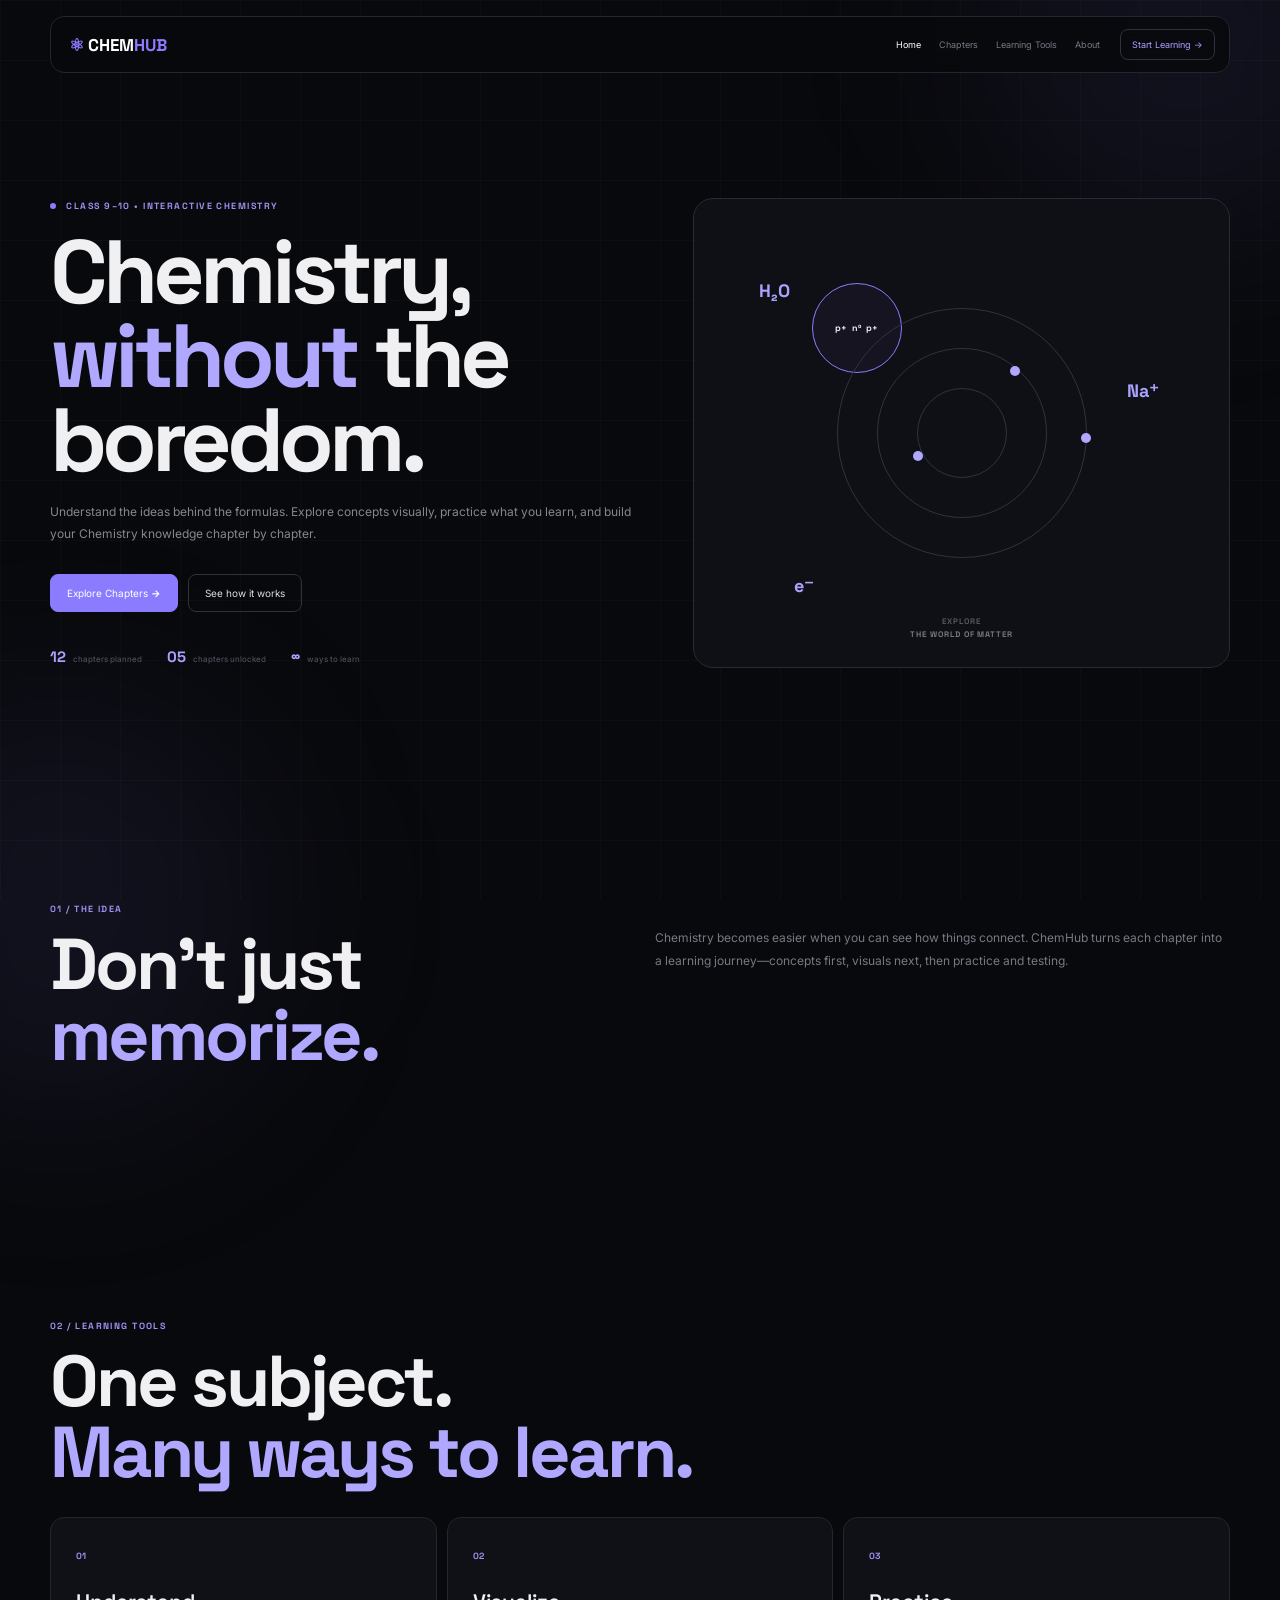
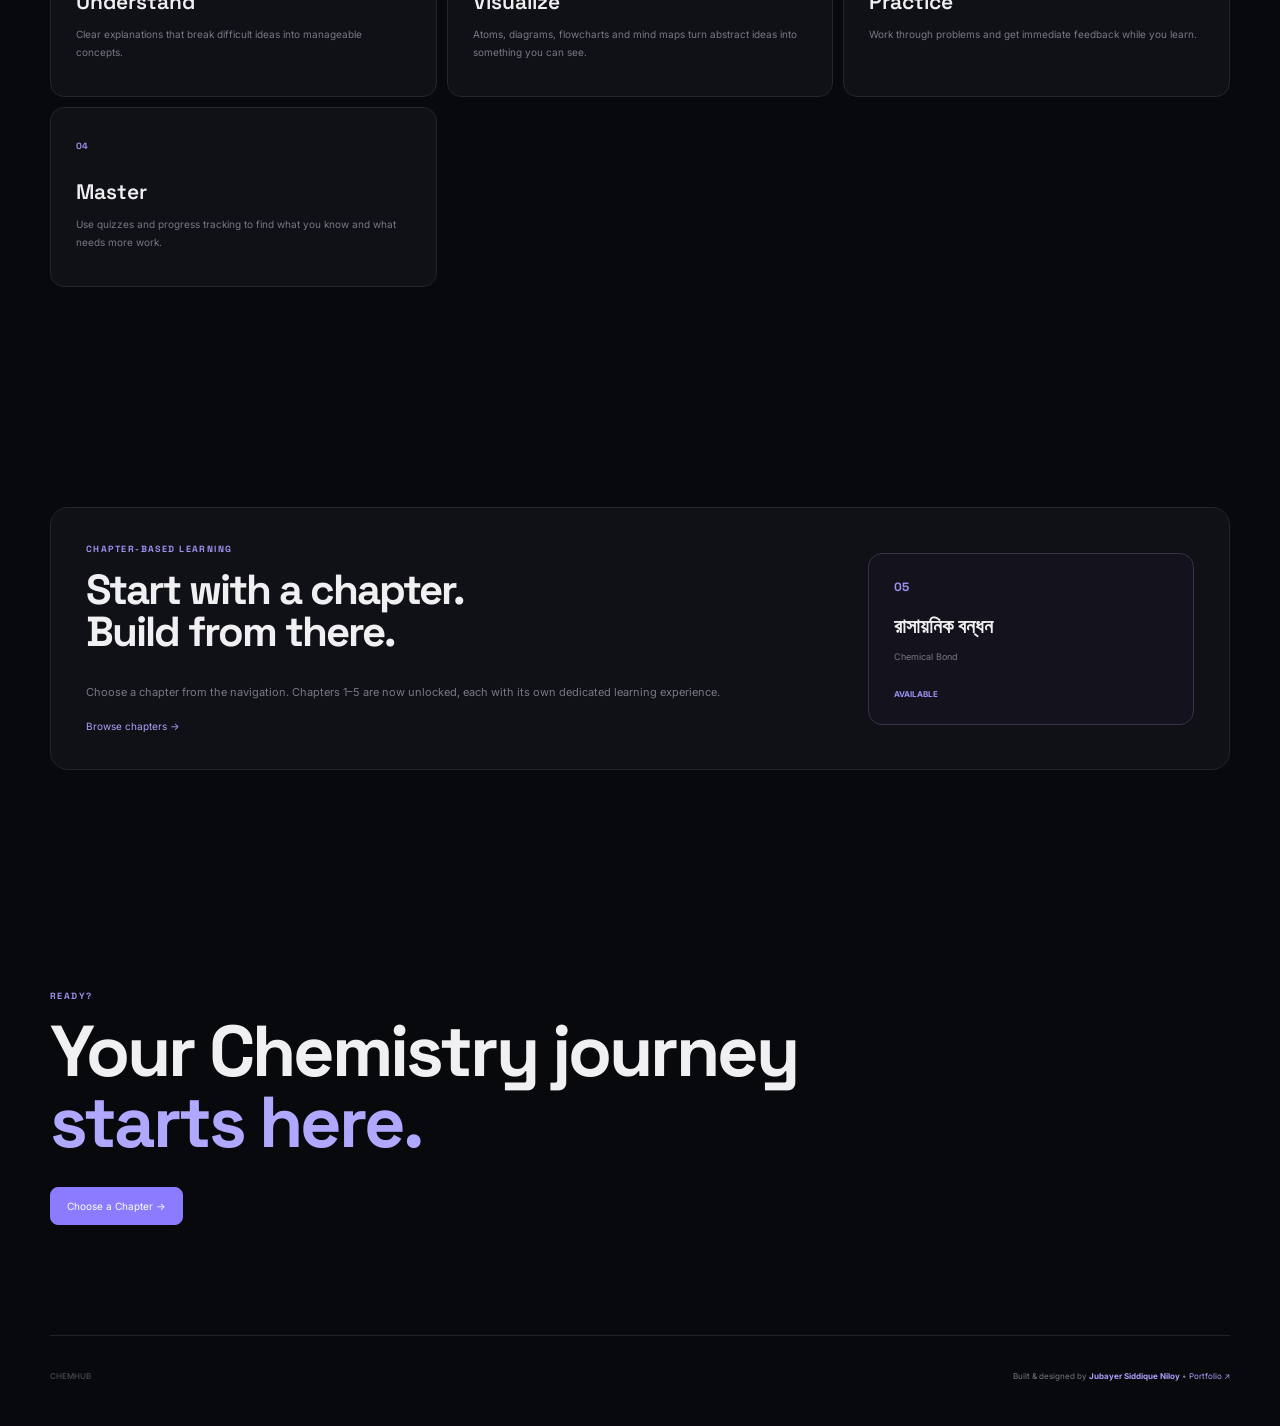
<file: index.html>
<!DOCTYPE html>
<html lang="en">

<head>
  <meta charset="UTF-8">
  <meta name="viewport" content="width=device-width,initial-scale=1.0">
  <title>ChemHub — Chemistry, Reimagined</title>
  <link rel="preconnect" href="https://fonts.googleapis.com">
  <link rel="preconnect" href="https://fonts.gstatic.com" crossorigin>
  <link
    href="https://fonts.googleapis.com/css2?family=Inter:wght@400;500;600;700&family=Space+Grotesk:wght@500;600;700&display=swap"
    rel="stylesheet">
  <link rel="stylesheet" href="style.css">
</head>

<body>
  <div class="grid"></div>
  <div class="glow glow1"></div>
  <div class="glow glow2"></div>
  <header class="nav">
    <a class="logo" href="index.html"><span>⚛</span> CHEM<span>HUB</span></a>
    <nav>
      <a class="active" href="index.html">Home</a>
      <a href="chapters.html">Chapters</a>
      <a href="#tools">Learning Tools</a>
      <a href="#about">About</a>
    </nav>
    <a class="nav-cta" href="chapters.html">Start Learning →</a>
    <button class="menu">☰</button>
  </header>

  <main>
    <section class="hero">
      <div>
        <div class="eyebrow"><i></i> CLASS 9–10 • INTERACTIVE CHEMISTRY</div>
        <h1>Chemistry,<br><em>without</em> the boredom.</h1>
        <p class="hero-copy">Understand the ideas behind the formulas. Explore concepts visually, practice what you
          learn, and build your Chemistry knowledge chapter by chapter.</p>
        <div class="actions"><a class="btn primary" href="chapters.html">Explore Chapters <b>→</b></a><a class="btn"
            href="#tools">See how it works</a></div>
        <div class="mini-stats"><span><b>12</b> chapters planned</span><span><b>05</b> chapters
            unlocked</span><span><b>∞</b> ways to learn</span></div>
      </div>
      <div class="science-visual">
        <div class="atom">
          <div class="core"><b>p+</b><b>n⁰</b><b>p+</b></div>
          <div class="ring r1"><i></i></div>
          <div class="ring r2"><i></i></div>
          <div class="ring r3"><i></i></div>
        </div>
        <div class="formula f1">H₂O</div>
        <div class="formula f2">Na⁺</div>
        <div class="formula f3">e⁻</div>
        <div class="visual-caption">EXPLORE<br><b>THE WORLD OF MATTER</b></div>
      </div>
    </section>

    <section class="intro section" id="about">
      <div class="eyebrow">01 / THE IDEA</div>
      <div class="split">
        <h2>Don't just<br><em>memorize.</em></h2>
        <p>Chemistry becomes easier when you can see how things connect. ChemHub turns each chapter into a learning
          journey—concepts first, visuals next, then practice and testing.</p>
      </div>
    </section>

    <section class="tools section" id="tools">
      <div class="section-head">
        <div>
          <div class="eyebrow">02 / LEARNING TOOLS</div>
          <h2>One subject.<br><em>Many ways to learn.</em></h2>
        </div>
      </div>
      <div class="tool-grid">
        <article><span>01</span><strong>Understand</strong>
          <p>Clear explanations that break difficult ideas into manageable concepts.</p>
        </article>
        <article><span>02</span><strong>Visualize</strong>
          <p>Atoms, diagrams, flowcharts and mind maps turn abstract ideas into something you can see.</p>
        </article>
        <article><span>03</span><strong>Practice</strong>
          <p>Work through problems and get immediate feedback while you learn.</p>
        </article>
        <article><span>04</span><strong>Master</strong>
          <p>Use quizzes and progress tracking to find what you know and what needs more work.</p>
        </article>
      </div>
    </section>

    <section class="preview section">
      <div class="preview-card">
        <div>
          <div class="eyebrow">CHAPTER-BASED LEARNING</div>
          <h2>Start with a chapter.<br>Build from there.</h2>
          <p>Choose a chapter from the navigation. Chapters 1–5 are now unlocked, each with its own dedicated learning
            experience.</p><a class="text-link" href="chapters.html">Browse chapters →</a>
        </div>
        <div class="chapter-chip"><span>05</span><b>রাসায়নিক বন্ধন</b><small>Chemical
            Bond</small><strong>AVAILABLE</strong></div>
      </div>
    </section>

    <section class="cta section">
      <div class="eyebrow">READY?</div>
      <h2>Your Chemistry journey<br><em>starts here.</em></h2><a class="btn primary" href="chapters.html">Choose a
        Chapter →</a>
    </section>
  </main>
  <footer><span>CHEMHUB</span><span class="credit">Built & designed by <strong>Jubayer Siddique Niloy</strong> • <a
        href="https://niloy-portfolio-pi.vercel.app" target="_blank" rel="noopener">Portfolio ↗</a></span></footer>
  <script src="app.js"></script>
</body>

</html>
</file>
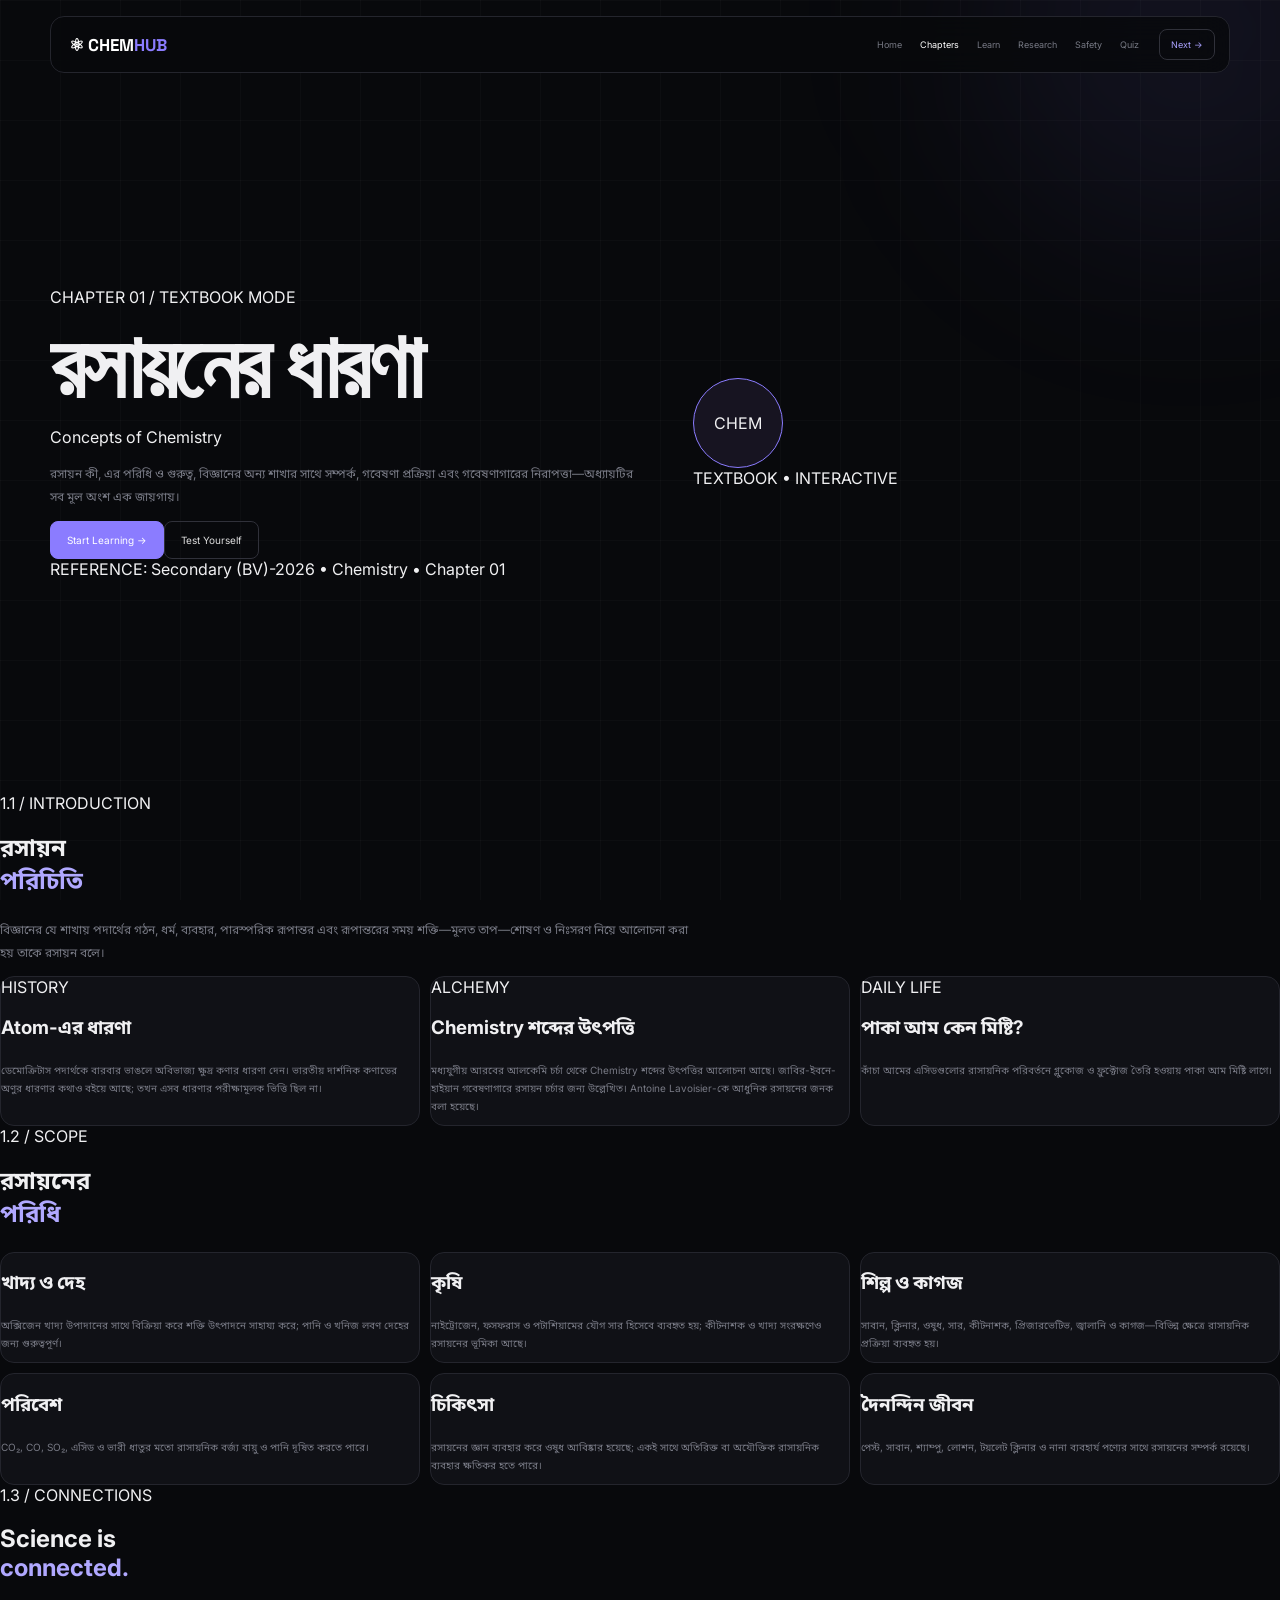
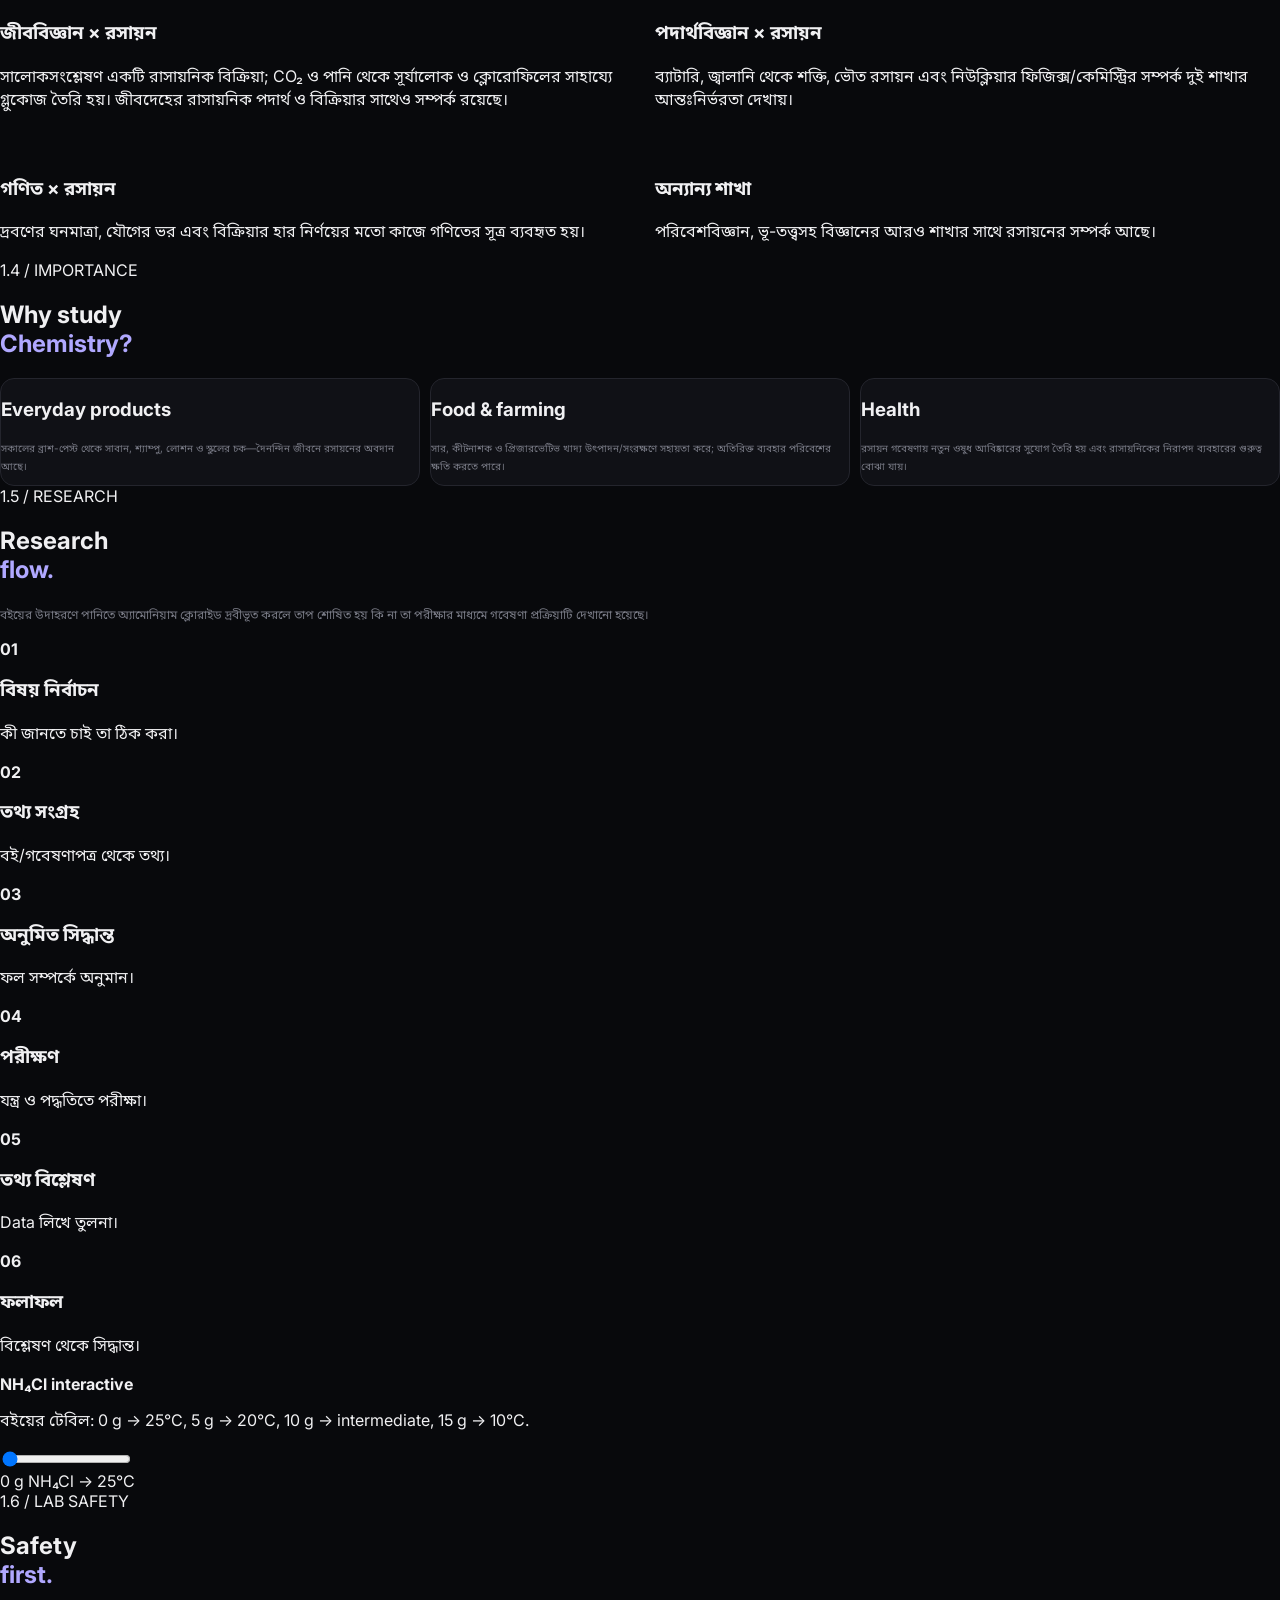
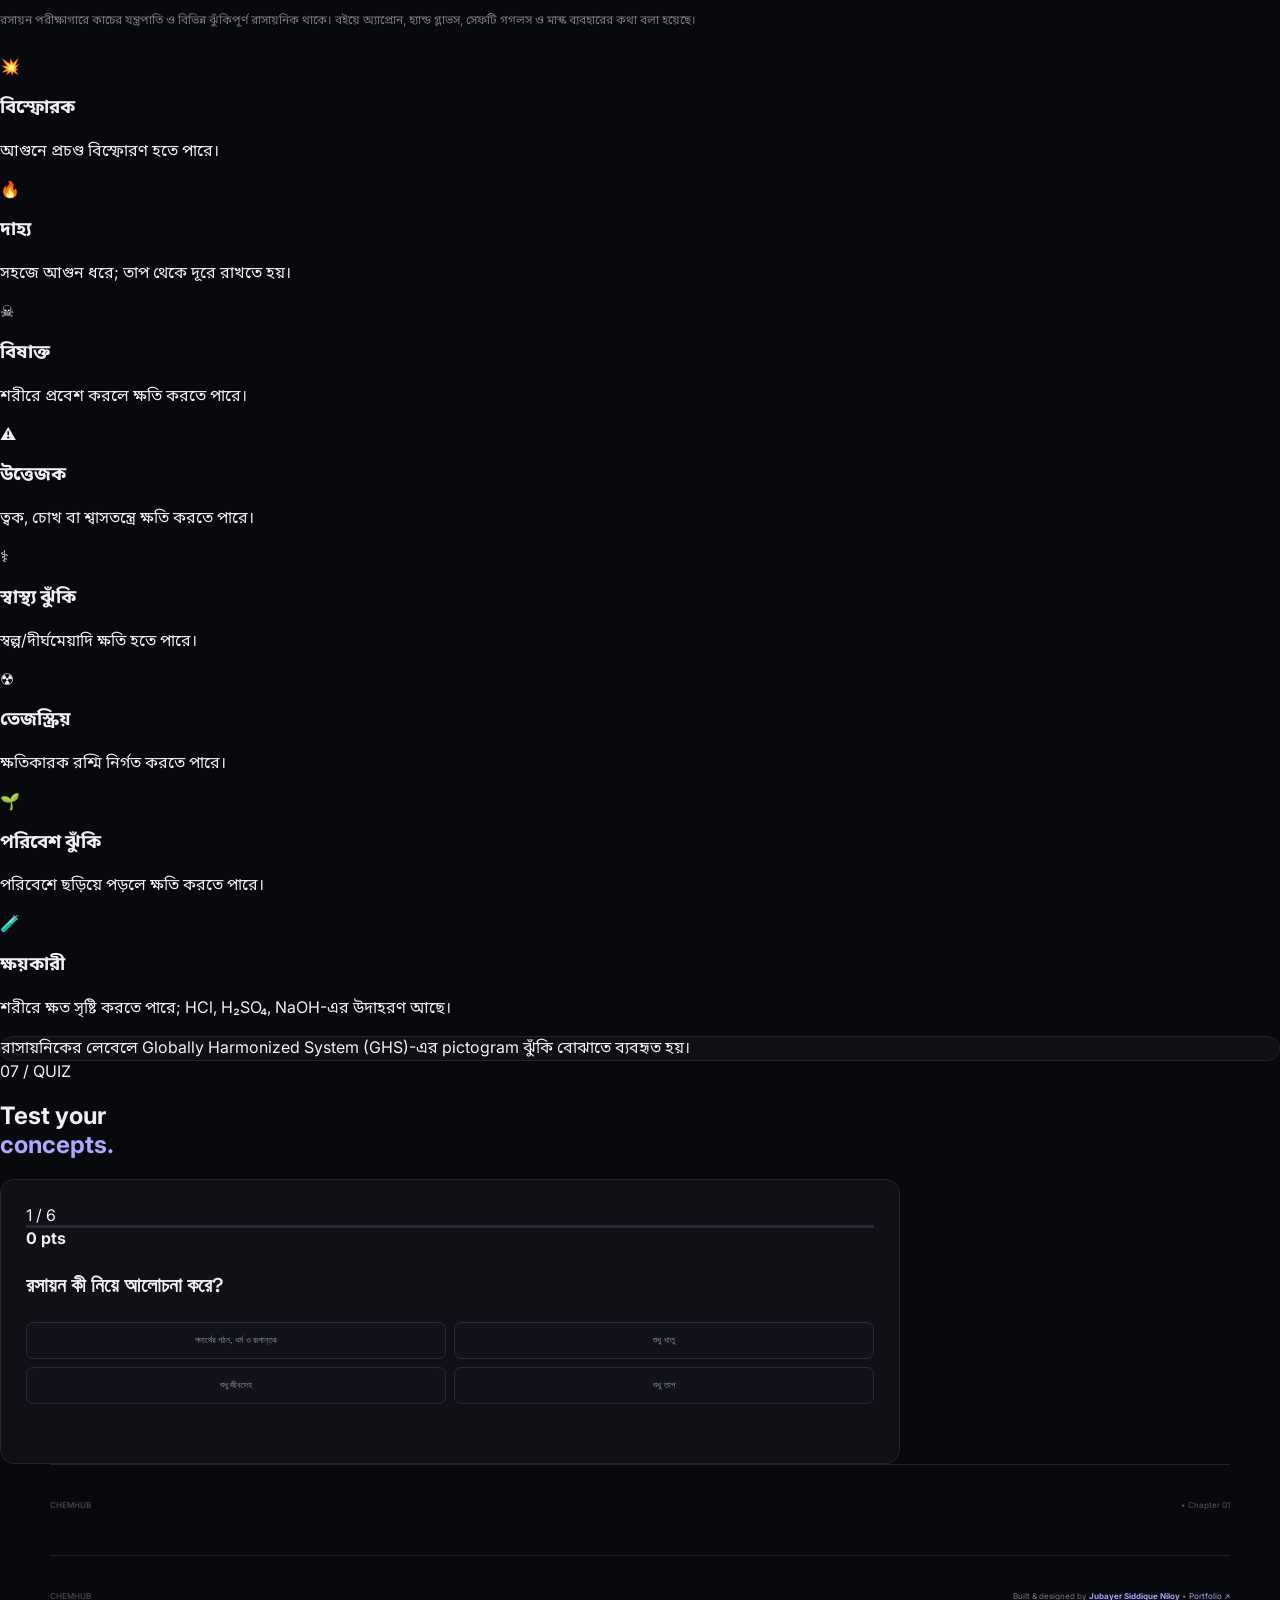
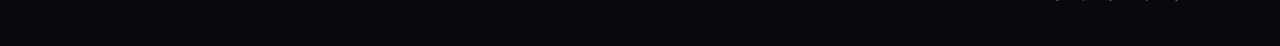
<file: chapter1.html>
<!doctype html>
<html lang="bn">

<head>
    <meta charset="utf-8">
    <meta name="viewport" content="width=device-width,initial-scale=1">
    <title>রসায়নের ধারণা | ChemHub</title>
    <link rel="preconnect" href="https://fonts.googleapis.com">
    <link rel="preconnect" href="https://fonts.gstatic.com" crossorigin>
    <link
        href="https://fonts.googleapis.com/css2?family=Inter:wght@400;500;600;700&family=Noto+Sans+Bengali:wght@400;500;600;700&family=Space+Grotesk:wght@500;600;700&display=swap"
        rel="stylesheet">
    <link rel="stylesheet" href="style.css">
    <link rel="stylesheet" href="chapters-expanded.css">
</head>

<body>
    <div class="grid"></div>
    <div class="glow glow1"></div>
    <header class="nav"><a class="logo" href="index.html">⚛ CHEM<span>HUB</span></a>
        <nav><a href="index.html">Home</a><a class="active" href="chapters.html">Chapters</a><a
                href="#learn">Learn</a><a href="#research">Research</a><a href="#safety">Safety</a><a
                href="#quiz">Quiz</a></nav><a class="nav-cta" href="chapter2.html">Next →</a><button
            class="menu">☰</button>
    </header>
    <main>
        <section class="cp hero">
            <div>
                <div class="ey">CHAPTER 01 / TEXTBOOK MODE</div>
                <h1>রসায়নের ধারণা</em></h1>
                <p class="en">Concepts of Chemistry</p>
                <p class="lead">রসায়ন কী, এর পরিধি ও গুরুত্ব, বিজ্ঞানের অন্য শাখার সাথে সম্পর্ক, গবেষণা প্রক্রিয়া এবং
                    গবেষণাগারের নিরাপত্তা—অধ্যায়টির সব মূল অংশ এক জায়গায়।</p>
                <div class="acts"><a class="btn primary" href="#learn">Start Learning →</a><a class="btn"
                        href="#quiz">Test Yourself</a></div>
                <div class="source">REFERENCE: Secondary (BV)-2026 • Chemistry • Chapter 01</div>
            </div>
            <div class="visual">
                <div class="core">CHEM</div>
                <div class="tag">TEXTBOOK • INTERACTIVE</div>
            </div>
        </section>
        <section class="sec" id="learn">
            <div class="ey">1.1 / INTRODUCTION</div>
            <h2>রসায়ন<br><em>পরিচিতি</em></h2>
            <p class="lead">বিজ্ঞানের যে শাখায় পদার্থের গঠন, ধর্ম, ব্যবহার, পারস্পরিক রূপান্তর এবং রূপান্তরের সময়
                শক্তি—মূলত তাপ—শোষণ ও নিঃসরণ নিয়ে আলোচনা করা হয় তাকে রসায়ন বলে।</p>
            <div class="cards">
                <div class="card"><span class="idx">HISTORY</span>
                    <h3>Atom-এর ধারণা</h3>
                    <p>ডেমোক্রিটাস পদার্থকে বারবার ভাঙলে অবিভাজ্য ক্ষুদ্র কণার ধারণা দেন। ভারতীয় দার্শনিক কণাডের অণুর
                        ধারণার কথাও বইয়ে আছে; তখন এসব ধারণার পরীক্ষামূলক ভিত্তি ছিল না।</p>
                </div>
                <div class="card"><span class="idx">ALCHEMY</span>
                    <h3>Chemistry শব্দের উৎপত্তি</h3>
                    <p>মধ্যযুগীয় আরবের আলকেমি চর্চা থেকে Chemistry শব্দের উৎপত্তির আলোচনা আছে। জাবির-ইবনে-হাইয়ান
                        গবেষণাগারে রসায়ন চর্চার জন্য উল্লেখিত। Antoine Lavoisier-কে আধুনিক রসায়নের জনক বলা হয়েছে।</p>
                </div>
                <div class="card"><span class="idx">DAILY LIFE</span>
                    <h3>পাকা আম কেন মিষ্টি?</h3>
                    <p>কাঁচা আমের এসিডগুলোর রাসায়নিক পরিবর্তনে গ্লুকোজ ও ফ্রুক্টোজ তৈরি হওয়ায় পাকা আম মিষ্টি লাগে।
                    </p>
                </div>
            </div>
        </section>
        <section class="sec">
            <div class="ey">1.2 / SCOPE</div>
            <h2>রসায়নের<br><em>পরিধি</em></h2>
            <div class="cards">
                <div class="card">
                    <h3>খাদ্য ও দেহ</h3>
                    <p>অক্সিজেন খাদ্য উপাদানের সাথে বিক্রিয়া করে শক্তি উৎপাদনে সাহায্য করে; পানি ও খনিজ লবণ দেহের জন্য
                        গুরুত্বপূর্ণ।</p>
                </div>
                <div class="card">
                    <h3>কৃষি</h3>
                    <p>নাইট্রোজেন, ফসফরাস ও পটাশিয়ামের যৌগ সার হিসেবে ব্যবহৃত হয়; কীটনাশক ও খাদ্য সংরক্ষণেও রসায়নের
                        ভূমিকা আছে।</p>
                </div>
                <div class="card">
                    <h3>শিল্প ও কাগজ</h3>
                    <p>সাবান, ক্লিনার, ওষুধ, সার, কীটনাশক, প্রিজারভেটিভ, জ্বালানি ও কাগজ—বিভিন্ন ক্ষেত্রে রাসায়নিক
                        প্রক্রিয়া ব্যবহৃত হয়।</p>
                </div>
                <div class="card">
                    <h3>পরিবেশ</h3>
                    <p>CO₂, CO, SO₂, এসিড ও ভারী ধাতুর মতো রাসায়নিক বর্জ্য বায়ু ও পানি দূষিত করতে পারে।</p>
                </div>
                <div class="card">
                    <h3>চিকিৎসা</h3>
                    <p>রসায়নের জ্ঞান ব্যবহার করে ওষুধ আবিষ্কার হয়েছে; একই সাথে অতিরিক্ত বা অযৌক্তিক রাসায়নিক ব্যবহার
                        ক্ষতিকর হতে পারে।</p>
                </div>
                <div class="card">
                    <h3>দৈনন্দিন জীবন</h3>
                    <p>পেস্ট, সাবান, শ্যাম্পু, লোশন, টয়লেট ক্লিনার ও নানা ব্যবহার্য পণ্যের সাথে রসায়নের সম্পর্ক
                        রয়েছে।</p>
                </div>
            </div>
        </section>
        <section class="sec">
            <div class="ey">1.3 / CONNECTIONS</div>
            <h2>Science is<br><em>connected.</em></h2>
            <div class="split">
                <div class="box">
                    <h3>জীববিজ্ঞান × রসায়ন</h3>
                    <p>সালোকসংশ্লেষণ একটি রাসায়নিক বিক্রিয়া; CO₂ ও পানি থেকে সূর্যালোক ও ক্লোরোফিলের সাহায্যে গ্লুকোজ
                        তৈরি হয়। জীবদেহের রাসায়নিক পদার্থ ও বিক্রিয়ার সাথেও সম্পর্ক রয়েছে।</p>
                </div>
                <div class="box">
                    <h3>পদার্থবিজ্ঞান × রসায়ন</h3>
                    <p>ব্যাটারি, জ্বালানি থেকে শক্তি, ভৌত রসায়ন এবং নিউক্লিয়ার ফিজিক্স/কেমিস্ট্রির সম্পর্ক দুই শাখার
                        আন্তঃনির্ভরতা দেখায়।</p>
                </div>
                <div class="box">
                    <h3>গণিত × রসায়ন</h3>
                    <p>দ্রবণের ঘনমাত্রা, যৌগের ভর এবং বিক্রিয়ার হার নির্ণয়ের মতো কাজে গণিতের সূত্র ব্যবহৃত হয়।</p>
                </div>
                <div class="box">
                    <h3>অন্যান্য শাখা</h3>
                    <p>পরিবেশবিজ্ঞান, ভূ-তত্ত্বসহ বিজ্ঞানের আরও শাখার সাথে রসায়নের সম্পর্ক আছে।</p>
                </div>
            </div>
        </section>
        <section class="sec">
            <div class="ey">1.4 / IMPORTANCE</div>
            <h2>Why study<br><em>Chemistry?</em></h2>
            <div class="cards">
                <div class="card">
                    <h3>Everyday products</h3>
                    <p>সকালের ব্রাশ-পেস্ট থেকে সাবান, শ্যাম্পু, লোশন ও স্কুলের চক—দৈনন্দিন জীবনে রসায়নের অবদান আছে।</p>
                </div>
                <div class="card">
                    <h3>Food & farming</h3>
                    <p>সার, কীটনাশক ও প্রিজারভেটিভ খাদ্য উৎপাদন/সংরক্ষণে সহায়তা করে; অতিরিক্ত ব্যবহার পরিবেশের ক্ষতি
                        করতে পারে।</p>
                </div>
                <div class="card">
                    <h3>Health</h3>
                    <p>রসায়ন গবেষণায় নতুন ওষুধ আবিষ্কারের সুযোগ তৈরি হয় এবং রাসায়নিকের নিরাপদ ব্যবহারের গুরুত্ব বোঝা
                        যায়।</p>
                </div>
            </div>
        </section>
        <section class="sec" id="research">
            <div class="ey">1.5 / RESEARCH</div>
            <h2>Research<br><em>flow.</em></h2>
            <p class="lead">বইয়ের উদাহরণে পানিতে অ্যামোনিয়াম ক্লোরাইড দ্রবীভূত করলে তাপ শোষিত হয় কি না তা পরীক্ষার
                মাধ্যমে গবেষণা প্রক্রিয়াটি দেখানো হয়েছে।</p>
            <div class="research">
                <div class="step"><b>01</b>
                    <h3>বিষয় নির্বাচন</h3>
                    <p>কী জানতে চাই তা ঠিক করা।</p>
                </div>
                <div class="step"><b>02</b>
                    <h3>তথ্য সংগ্রহ</h3>
                    <p>বই/গবেষণাপত্র থেকে তথ্য।</p>
                </div>
                <div class="step"><b>03</b>
                    <h3>অনুমিত সিদ্ধান্ত</h3>
                    <p>ফল সম্পর্কে অনুমান।</p>
                </div>
                <div class="step"><b>04</b>
                    <h3>পরীক্ষণ</h3>
                    <p>যন্ত্র ও পদ্ধতিতে পরীক্ষা।</p>
                </div>
                <div class="step"><b>05</b>
                    <h3>তথ্য বিশ্লেষণ</h3>
                    <p>Data লিখে তুলনা।</p>
                </div>
                <div class="step"><b>06</b>
                    <h3>ফলাফল</h3>
                    <p>বিশ্লেষণ থেকে সিদ্ধান্ত।</p>
                </div>
            </div>
            <div class="lab"><b>NH₄Cl interactive</b>
                <p>বইয়ের টেবিল: 0 g → 25°C, 5 g → 20°C, 10 g → intermediate, 15 g → 10°C.</p><input id="nh4"
                    type="range" min="0" max="15" step="5" value="0">
                <div class="result" id="nr"></div>
            </div>
        </section>
        <section class="sec" id="safety">
            <div class="ey">1.6 / LAB SAFETY</div>
            <h2>Safety<br><em>first.</em></h2>
            <p class="lead">রসায়ন পরীক্ষাগারে কাচের যন্ত্রপাতি ও বিভিন্ন ঝুঁকিপূর্ণ রাসায়নিক থাকে। বইয়ে অ্যাপ্রোন,
                হ্যান্ড গ্লাভস, সেফটি গগলস ও মাস্ক ব্যবহারের কথা বলা হয়েছে।</p>
            <div class="safety" style="margin-top:25px">
                <div class="haz">
                    <div class="sym">💥</div>
                    <h3>বিস্ফোরক</h3>
                    <p>আগুনে প্রচণ্ড বিস্ফোরণ হতে পারে।</p>
                </div>
                <div class="haz">
                    <div class="sym">🔥</div>
                    <h3>দাহ্য</h3>
                    <p>সহজে আগুন ধরে; তাপ থেকে দূরে রাখতে হয়।</p>
                </div>
                <div class="haz">
                    <div class="sym">☠</div>
                    <h3>বিষাক্ত</h3>
                    <p>শরীরে প্রবেশ করলে ক্ষতি করতে পারে।</p>
                </div>
                <div class="haz">
                    <div class="sym">⚠</div>
                    <h3>উত্তেজক</h3>
                    <p>ত্বক, চোখ বা শ্বাসতন্ত্রে ক্ষতি করতে পারে।</p>
                </div>
                <div class="haz">
                    <div class="sym">⚕</div>
                    <h3>স্বাস্থ্য ঝুঁকি</h3>
                    <p>স্বল্প/দীর্ঘমেয়াদি ক্ষতি হতে পারে।</p>
                </div>
                <div class="haz">
                    <div class="sym">☢</div>
                    <h3>তেজস্ক্রিয়</h3>
                    <p>ক্ষতিকারক রশ্মি নির্গত করতে পারে।</p>
                </div>
                <div class="haz">
                    <div class="sym">🌱</div>
                    <h3>পরিবেশ ঝুঁকি</h3>
                    <p>পরিবেশে ছড়িয়ে পড়লে ক্ষতি করতে পারে।</p>
                </div>
                <div class="haz">
                    <div class="sym">🧪</div>
                    <h3>ক্ষয়কারী</h3>
                    <p>শরীরে ক্ষত সৃষ্টি করতে পারে; HCl, H₂SO₄, NaOH-এর উদাহরণ আছে।</p>
                </div>
            </div>
            <div class="note" style="margin-top:15px">রাসায়নিকের লেবেলে Globally Harmonized System (GHS)-এর pictogram
                ঝুঁকি বোঝাতে ব্যবহৃত হয়।</div>
        </section>
        <section class="sec" id="quiz">
            <div class="ey">07 / QUIZ</div>
            <h2>Test your<br><em>concepts.</em></h2>
            <div class="quiz">
                <div class="qtop"><span id="qcount">1 / 6</span>
                    <div class="bar"><i id="qbar"></i></div><b id="qscore">0 pts</b>
                </div>
                <h3 id="qtext"></h3>
                <div class="answers" id="qanswers"></div>
                <p class="feedback" id="qfeedback"></p>
            </div>
        </section>
    </main>
    <footer><span>CHEMHUB</span> • Chapter 01</footer>
    <script src="chapter1.js"></script>
    <script src="app.js"></script>
    <footer><span>CHEMHUB</span><span class="credit">Built & designed by <strong>Jubayer Siddique Niloy</strong> • <a
                href="https://niloy-portfolio-pi.vercel.app" target="_blank" rel="noopener">Portfolio ↗</a></span>
    </footer>
</body>

</html>
</file>
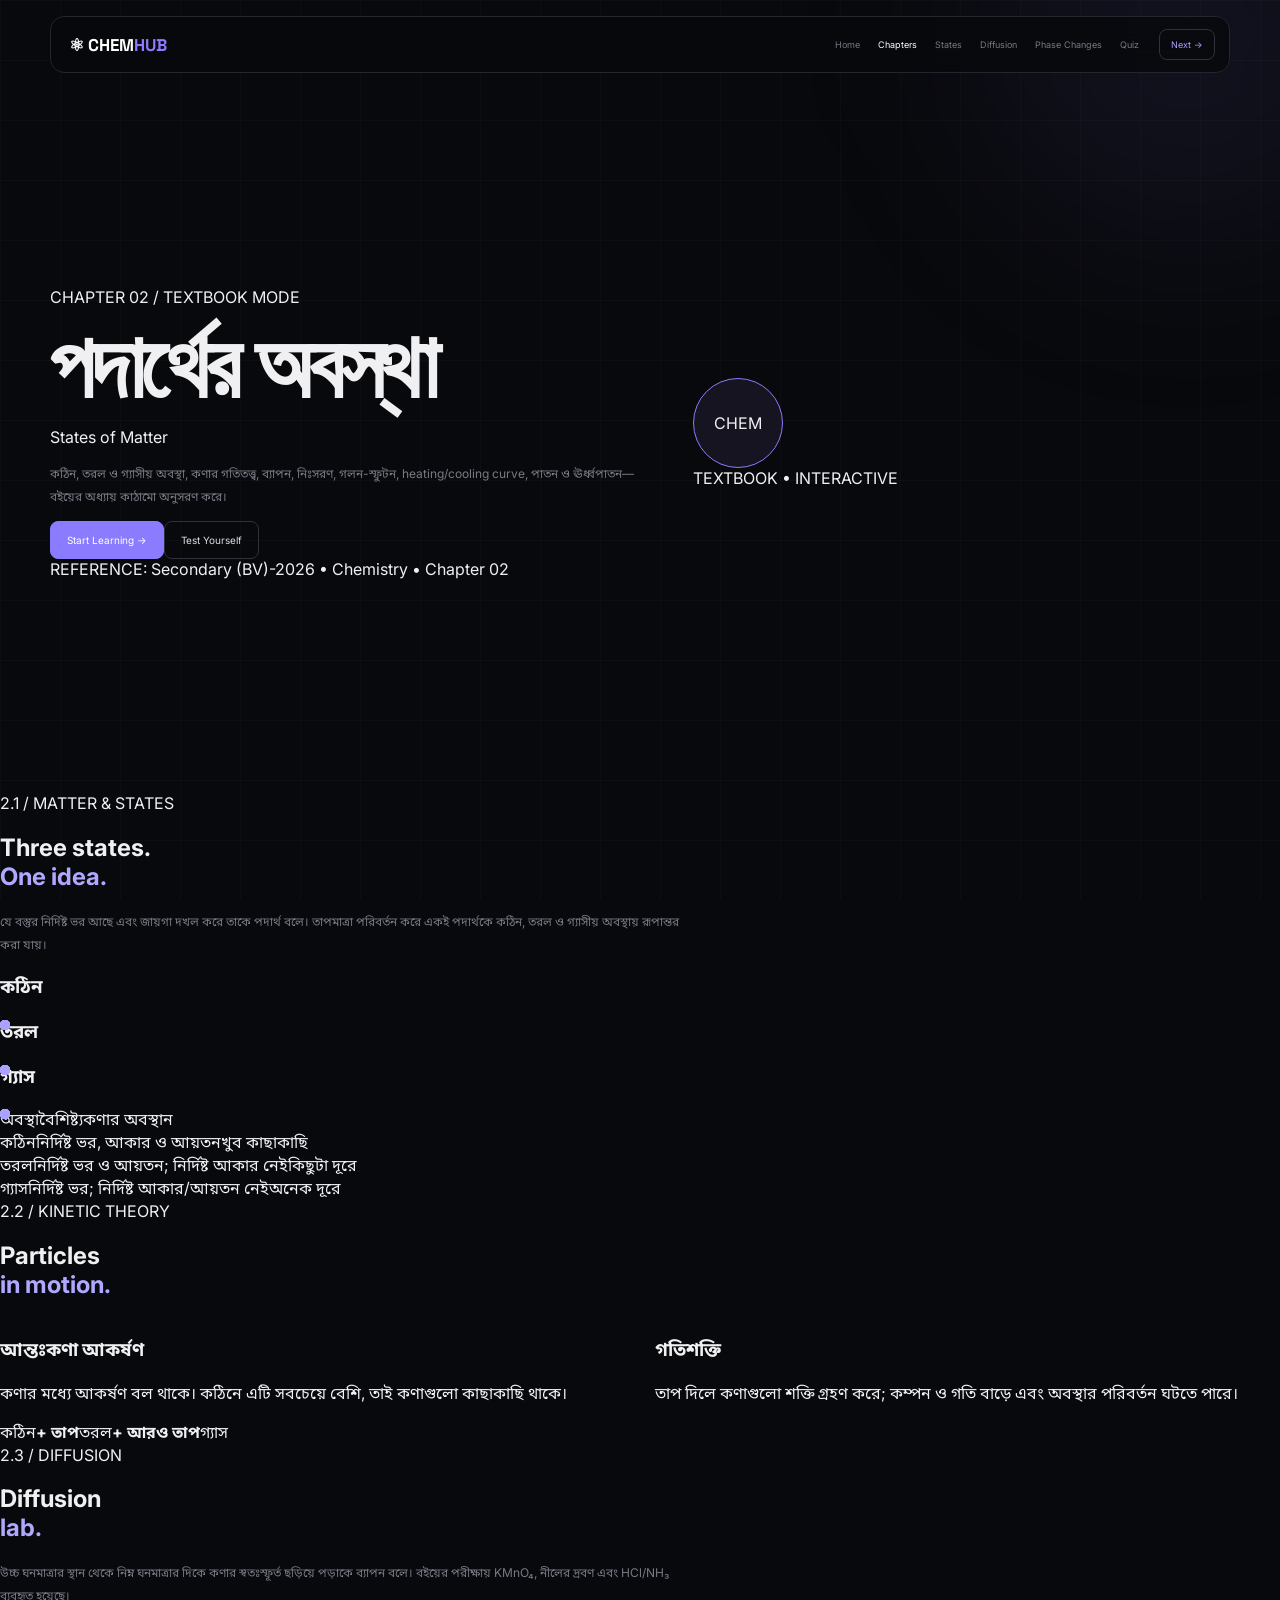
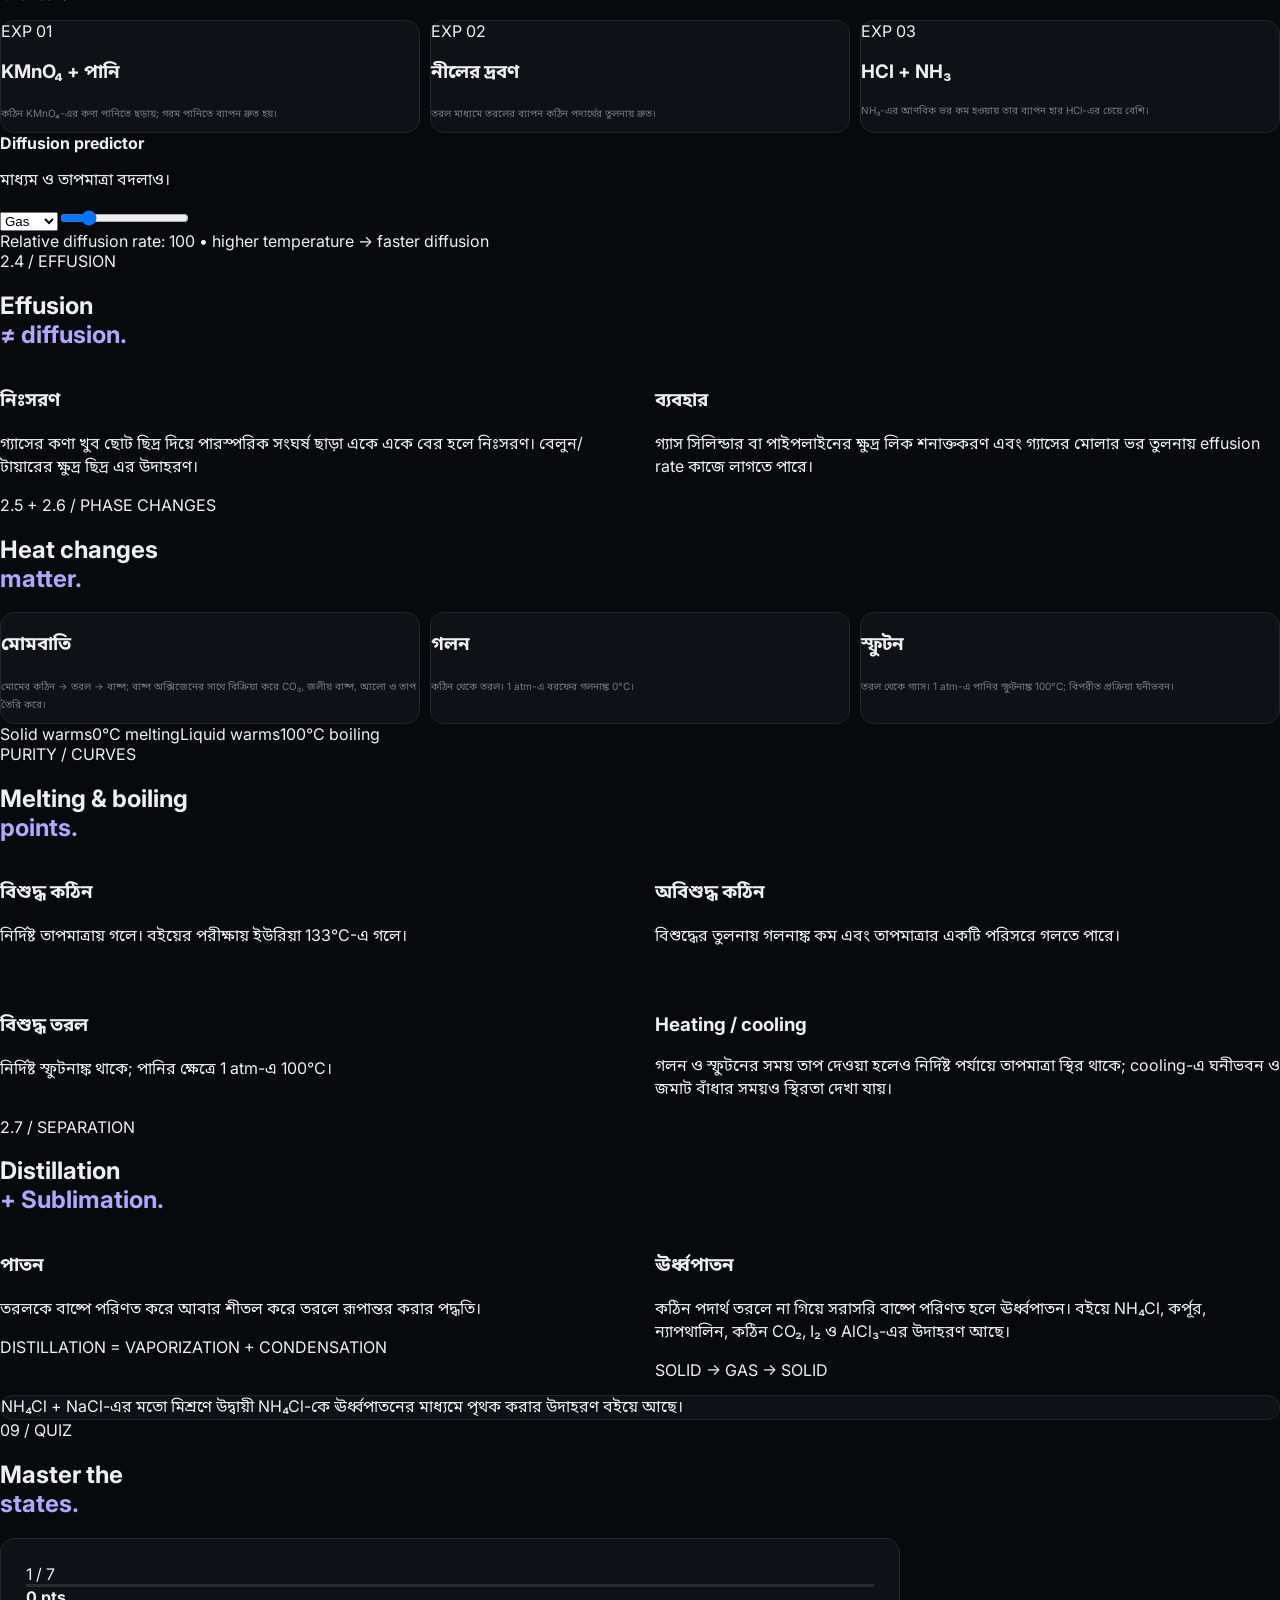
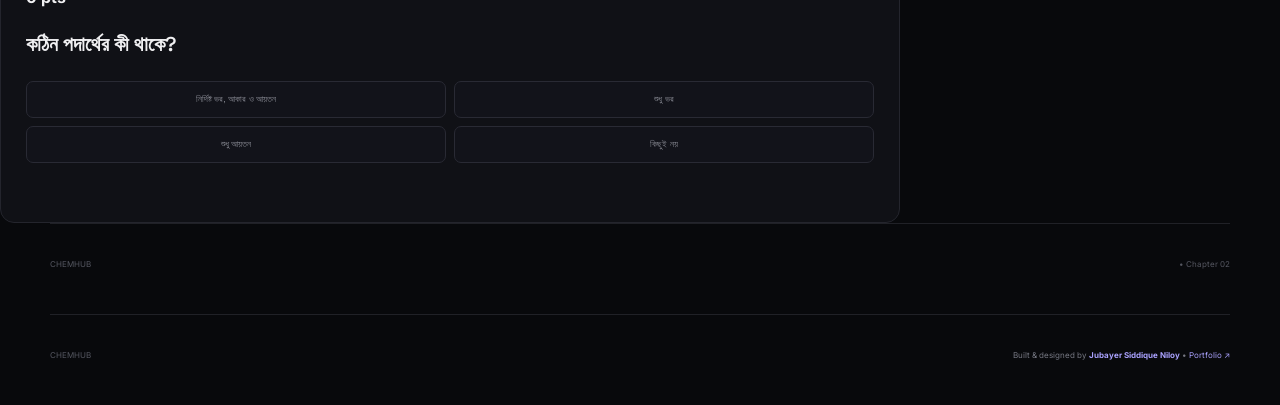
<file: chapter2.html>
<!doctype html>
<html lang="bn">

<head>
    <meta charset="utf-8">
    <meta name="viewport" content="width=device-width,initial-scale=1">
    <title>পদার্থের অবস্থা | ChemHub</title>
    <link rel="preconnect" href="https://fonts.googleapis.com">
    <link rel="preconnect" href="https://fonts.gstatic.com" crossorigin>
    <link
        href="https://fonts.googleapis.com/css2?family=Inter:wght@400;500;600;700&family=Noto+Sans+Bengali:wght@400;500;600;700&family=Space+Grotesk:wght@500;600;700&display=swap"
        rel="stylesheet">
    <link rel="stylesheet" href="style.css">
    <link rel="stylesheet" href="chapters-expanded.css">
</head>

<body>
    <div class="grid"></div>
    <div class="glow glow1"></div>
    <header class="nav"><a class="logo" href="index.html">⚛ CHEM<span>HUB</span></a>
        <nav><a href="index.html">Home</a><a class="active" href="chapters.html">Chapters</a><a
                href="#learn">States</a><a href="#diffusion">Diffusion</a><a href="#changes">Phase Changes</a><a
                href="#quiz">Quiz</a></nav><a class="nav-cta" href="chapter3.html">Next →</a><button
            class="menu">☰</button>
    </header>
    <main>
        <section class="cp hero">
            <div>
                <div class="ey">CHAPTER 02 / TEXTBOOK MODE</div>
                <h1>পদার্থের অবস্থা</em></h1>
                <p class="en">States of Matter</p>
                <p class="lead">কঠিন, তরল ও গ্যাসীয় অবস্থা, কণার গতিতত্ত্ব, ব্যাপন, নিঃসরণ, গলন-স্ফুটন, heating/cooling
                    curve, পাতন ও ঊর্ধ্বপাতন—বইয়ের অধ্যায় কাঠামো অনুসরণ করে।</p>
                <div class="acts"><a class="btn primary" href="#learn">Start Learning →</a><a class="btn"
                        href="#quiz">Test Yourself</a></div>
                <div class="source">REFERENCE: Secondary (BV)-2026 • Chemistry • Chapter 02</div>
            </div>
            <div class="visual">
                <div class="core">CHEM</div>
                <div class="tag">TEXTBOOK • INTERACTIVE</div>
            </div>
        </section>
        <section class="sec" id="learn">
            <div class="ey">2.1 / MATTER & STATES</div>
            <h2>Three states.<br><em>One idea.</em></h2>
            <p class="lead">যে বস্তুর নির্দিষ্ট ভর আছে এবং জায়গা দখল করে তাকে পদার্থ বলে। তাপমাত্রা পরিবর্তন করে একই
                পদার্থকে কঠিন, তরল ও গ্যাসীয় অবস্থায় রূপান্তর করা যায়।</p>
            <div class="states">
                <div class="state">
                    <h3>কঠিন</h3>
                    <div class="dots"><i class="dot"></i><i class="dot"></i><i class="dot"></i><i class="dot"></i><i
                            class="dot"></i><i class="dot"></i><i class="dot"></i><i class="dot"></i><i
                            class="dot"></i><i class="dot"></i></div>
                </div>
                <div class="state">
                    <h3>তরল</h3>
                    <div class="dots"><i class="dot"></i><i class="dot"></i><i class="dot"></i><i class="dot"></i><i
                            class="dot"></i><i class="dot"></i><i class="dot"></i><i class="dot"></i><i
                            class="dot"></i><i class="dot"></i></div>
                </div>
                <div class="state gas">
                    <h3>গ্যাস</h3>
                    <div class="dots"><i class="dot"></i><i class="dot"></i><i class="dot"></i><i class="dot"></i><i
                            class="dot"></i><i class="dot"></i><i class="dot"></i><i class="dot"></i><i
                            class="dot"></i><i class="dot"></i></div>
                </div>
            </div>
            <div class="table">
                <div class="head"><span>অবস্থা</span><span>বৈশিষ্ট্য</span><span>কণার অবস্থান</span></div>
                <div><span>কঠিন</span><span>নির্দিষ্ট ভর, আকার ও আয়তন</span><span>খুব কাছাকাছি</span></div>
                <div><span>তরল</span><span>নির্দিষ্ট ভর ও আয়তন; নির্দিষ্ট আকার নেই</span><span>কিছুটা দূরে</span></div>
                <div><span>গ্যাস</span><span>নির্দিষ্ট ভর; নির্দিষ্ট আকার/আয়তন নেই</span><span>অনেক দূরে</span></div>
            </div>
        </section>
        <section class="sec">
            <div class="ey">2.2 / KINETIC THEORY</div>
            <h2>Particles<br><em>in motion.</em></h2>
            <div class="split">
                <div class="box">
                    <h3>আন্তঃকণা আকর্ষণ</h3>
                    <p>কণার মধ্যে আকর্ষণ বল থাকে। কঠিনে এটি সবচেয়ে বেশি, তাই কণাগুলো কাছাকাছি থাকে।</p>
                </div>
                <div class="box">
                    <h3>গতিশক্তি</h3>
                    <p>তাপ দিলে কণাগুলো শক্তি গ্রহণ করে; কম্পন ও গতি বাড়ে এবং অবস্থার পরিবর্তন ঘটতে পারে।</p>
                </div>
            </div>
            <div class="flow"><span>কঠিন</span><b>+ তাপ</b><span>তরল</span><b>+ আরও তাপ</b><span>গ্যাস</span></div>
        </section>
        <section class="sec" id="diffusion">
            <div class="ey">2.3 / DIFFUSION</div>
            <h2>Diffusion<br><em>lab.</em></h2>
            <p class="lead">উচ্চ ঘনমাত্রার স্থান থেকে নিম্ন ঘনমাত্রার দিকে কণার স্বতঃস্ফূর্ত ছড়িয়ে পড়াকে ব্যাপন বলে।
                বইয়ের পরীক্ষায় KMnO₄, নীলের দ্রবণ এবং HCl/NH₃ ব্যবহৃত হয়েছে।</p>
            <div class="cards">
                <div class="card"><span class="idx">EXP 01</span>
                    <h3>KMnO₄ + পানি</h3>
                    <p>কঠিন KMnO₄-এর কণা পানিতে ছড়ায়; গরম পানিতে ব্যাপন দ্রুত হয়।</p>
                </div>
                <div class="card"><span class="idx">EXP 02</span>
                    <h3>নীলের দ্রবণ</h3>
                    <p>তরল মাধ্যমে তরলের ব্যাপন কঠিন পদার্থের তুলনায় দ্রুত।</p>
                </div>
                <div class="card"><span class="idx">EXP 03</span>
                    <h3>HCl + NH₃</h3>
                    <p>NH₃-এর আণবিক ভর কম হওয়ায় তার ব্যাপন হার HCl-এর চেয়ে বেশি।</p>
                </div>
            </div>
            <div class="lab"><b>Diffusion predictor</b>
                <p>মাধ্যম ও তাপমাত্রা বদলাও।</p><select id="medium">
                    <option value="gas">Gas</option>
                    <option value="liquid">Liquid</option>
                    <option value="solid">Solid</option>
                </select><input id="temp" type="range" min="10" max="90" value="25">
                <div class="result" id="dr"></div>
            </div>
        </section>
        <section class="sec">
            <div class="ey">2.4 / EFFUSION</div>
            <h2>Effusion<br><em>≠ diffusion.</em></h2>
            <div class="split">
                <div class="box">
                    <h3>নিঃসরণ</h3>
                    <p>গ্যাসের কণা খুব ছোট ছিদ্র দিয়ে পারস্পরিক সংঘর্ষ ছাড়া একে একে বের হলে নিঃসরণ। বেলুন/টায়ারের
                        ক্ষুদ্র ছিদ্র এর উদাহরণ।</p>
                </div>
                <div class="box">
                    <h3>ব্যবহার</h3>
                    <p>গ্যাস সিলিন্ডার বা পাইপলাইনের ক্ষুদ্র লিক শনাক্তকরণ এবং গ্যাসের মোলার ভর তুলনায় effusion rate
                        কাজে লাগতে পারে।</p>
                </div>
            </div>
        </section>
        <section class="sec" id="changes">
            <div class="ey">2.5 + 2.6 / PHASE CHANGES</div>
            <h2>Heat changes<br><em>matter.</em></h2>
            <div class="cards">
                <div class="card">
                    <h3>মোমবাতি</h3>
                    <p>মোমের কঠিন → তরল → বাষ্প; বাষ্প অক্সিজেনের সাথে বিক্রিয়া করে CO₂, জলীয় বাষ্প, আলো ও তাপ তৈরি
                        করে।</p>
                </div>
                <div class="card">
                    <h3>গলন</h3>
                    <p>কঠিন থেকে তরল। 1 atm-এ বরফের গলনাঙ্ক 0°C।</p>
                </div>
                <div class="card">
                    <h3>স্ফুটন</h3>
                    <p>তরল থেকে গ্যাস। 1 atm-এ পানির স্ফুটনাঙ্ক 100°C; বিপরীত প্রক্রিয়া ঘনীভবন।</p>
                </div>
            </div>
            <div class="phase">
                <div class="axisx"></div>
                <div class="axisy"></div>
                <div class="curve"></div><span class="label" style="left:100px;bottom:90px">Solid warms</span><span
                    class="label" style="left:37%;bottom:90px">0°C melting</span><span class="label"
                    style="left:58%;bottom:145px">Liquid warms</span><span class="label"
                    style="left:75%;bottom:180px">100°C boiling</span>
            </div>
        </section>
        <section class="sec">
            <div class="ey">PURITY / CURVES</div>
            <h2>Melting & boiling<br><em>points.</em></h2>
            <div class="split">
                <div class="box">
                    <h3>বিশুদ্ধ কঠিন</h3>
                    <p>নির্দিষ্ট তাপমাত্রায় গলে। বইয়ের পরীক্ষায় ইউরিয়া 133°C-এ গলে।</p>
                </div>
                <div class="box">
                    <h3>অবিশুদ্ধ কঠিন</h3>
                    <p>বিশুদ্ধের তুলনায় গলনাঙ্ক কম এবং তাপমাত্রার একটি পরিসরে গলতে পারে।</p>
                </div>
                <div class="box">
                    <h3>বিশুদ্ধ তরল</h3>
                    <p>নির্দিষ্ট স্ফুটনাঙ্ক থাকে; পানির ক্ষেত্রে 1 atm-এ 100°C।</p>
                </div>
                <div class="box">
                    <h3>Heating / cooling</h3>
                    <p>গলন ও স্ফুটনের সময় তাপ দেওয়া হলেও নির্দিষ্ট পর্যায়ে তাপমাত্রা স্থির থাকে; cooling-এ ঘনীভবন ও
                        জমাট বাঁধার সময়ও স্থিরতা দেখা যায়।</p>
                </div>
            </div>
        </section>
        <section class="sec">
            <div class="ey">2.7 / SEPARATION</div>
            <h2>Distillation<br><em>+ Sublimation.</em></h2>
            <div class="split">
                <div class="box">
                    <h3>পাতন</h3>
                    <p>তরলকে বাষ্পে পরিণত করে আবার শীতল করে তরলে রূপান্তর করার পদ্ধতি।</p>
                    <div class="idx">DISTILLATION = VAPORIZATION + CONDENSATION</div>
                </div>
                <div class="box">
                    <h3>ঊর্ধ্বপাতন</h3>
                    <p>কঠিন পদার্থ তরলে না গিয়ে সরাসরি বাষ্পে পরিণত হলে ঊর্ধ্বপাতন। বইয়ে NH₄Cl, কর্পূর, ন্যাপথালিন,
                        কঠিন CO₂, I₂ ও AlCl₃-এর উদাহরণ আছে।</p>
                    <div class="idx">SOLID → GAS → SOLID</div>
                </div>
            </div>
            <div class="note" style="margin-top:15px">NH₄Cl + NaCl-এর মতো মিশ্রণে উদ্বায়ী NH₄Cl-কে ঊর্ধ্বপাতনের মাধ্যমে
                পৃথক করার উদাহরণ বইয়ে আছে।</div>
        </section>
        <section class="sec" id="quiz">
            <div class="ey">09 / QUIZ</div>
            <h2>Master the<br><em>states.</em></h2>
            <div class="quiz">
                <div class="qtop"><span id="qcount">1 / 7</span>
                    <div class="bar"><i id="qbar"></i></div><b id="qscore">0 pts</b>
                </div>
                <h3 id="qtext"></h3>
                <div class="answers" id="qanswers"></div>
                <p class="feedback" id="qfeedback"></p>
            </div>
        </section>
    </main>
    <footer><span>CHEMHUB</span> • Chapter 02</footer>
    <script src="chapter2.js"></script>
    <script src="app.js"></script>
    <footer><span>CHEMHUB</span><span class="credit">Built & designed by <strong>Jubayer Siddique Niloy</strong> • <a
                href="https://niloy-portfolio-pi.vercel.app" target="_blank" rel="noopener">Portfolio ↗</a></span>
    </footer>
</body>

</html>
</file>
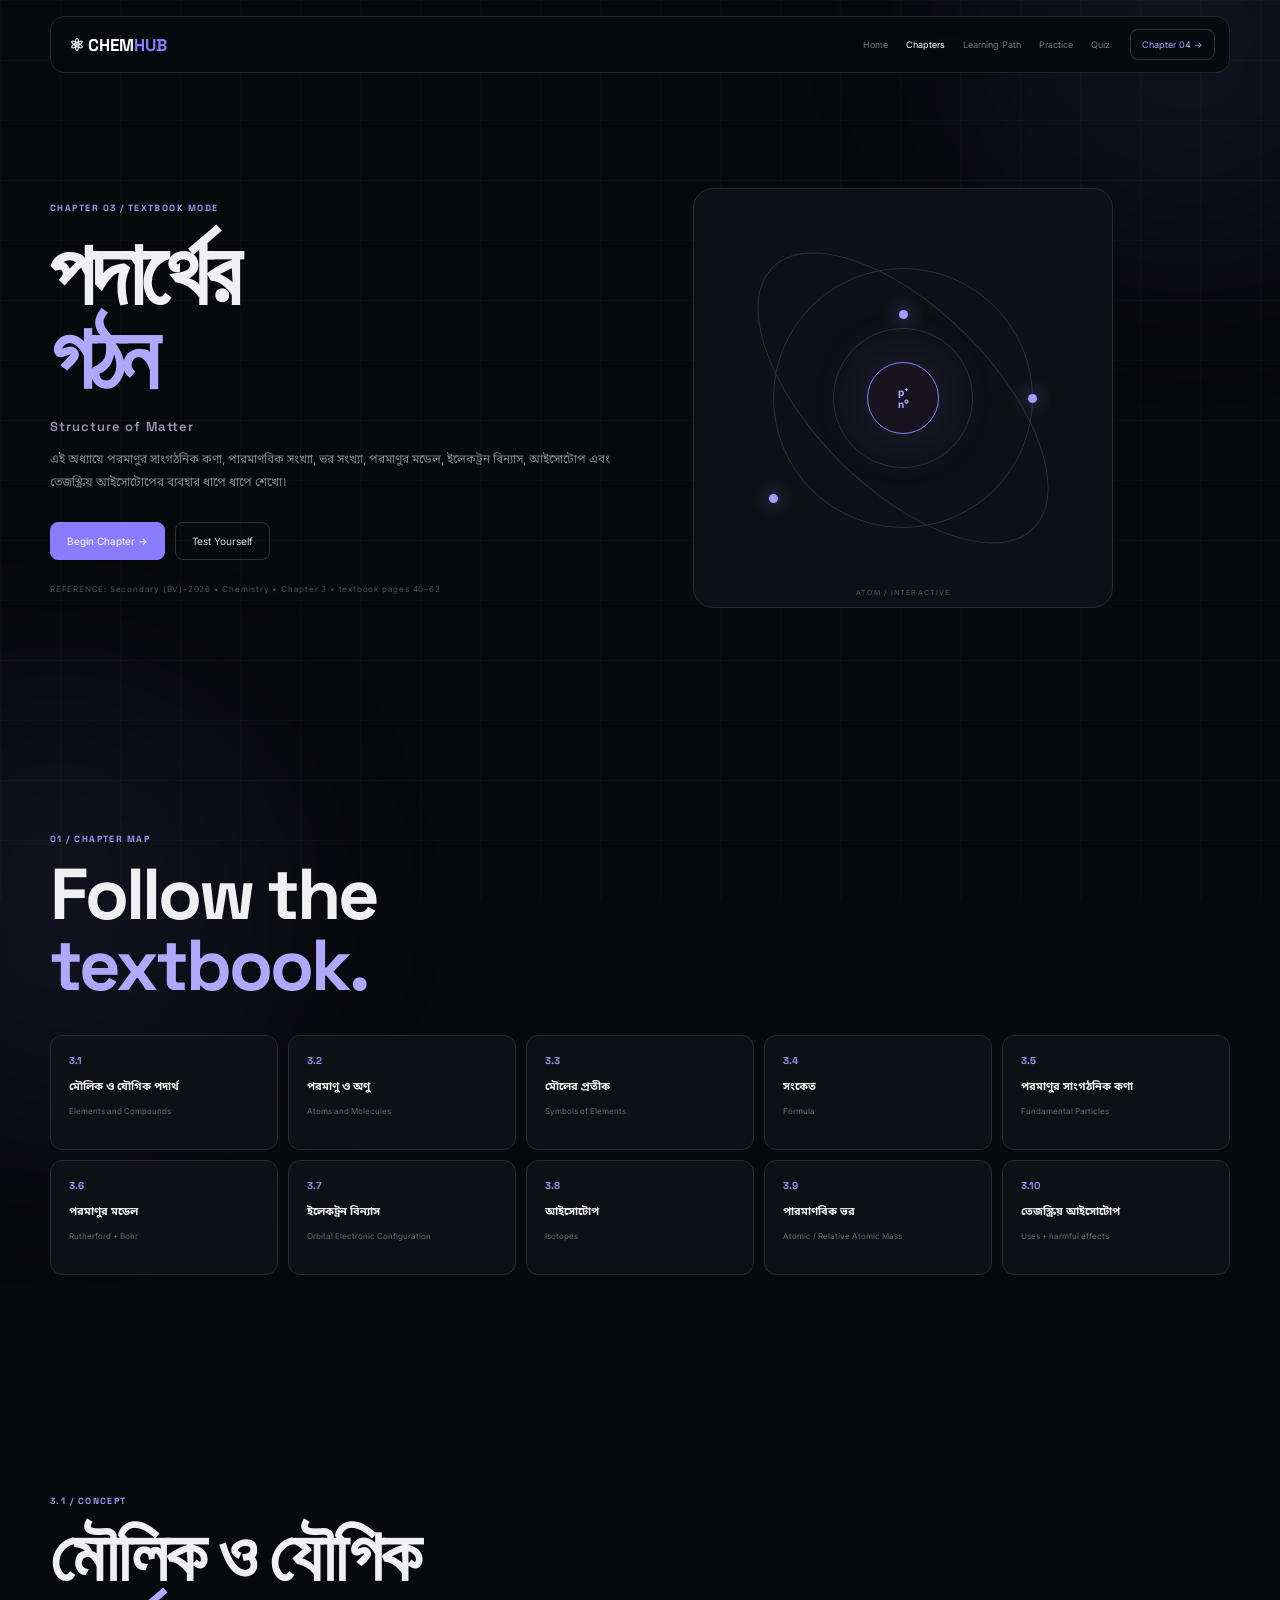
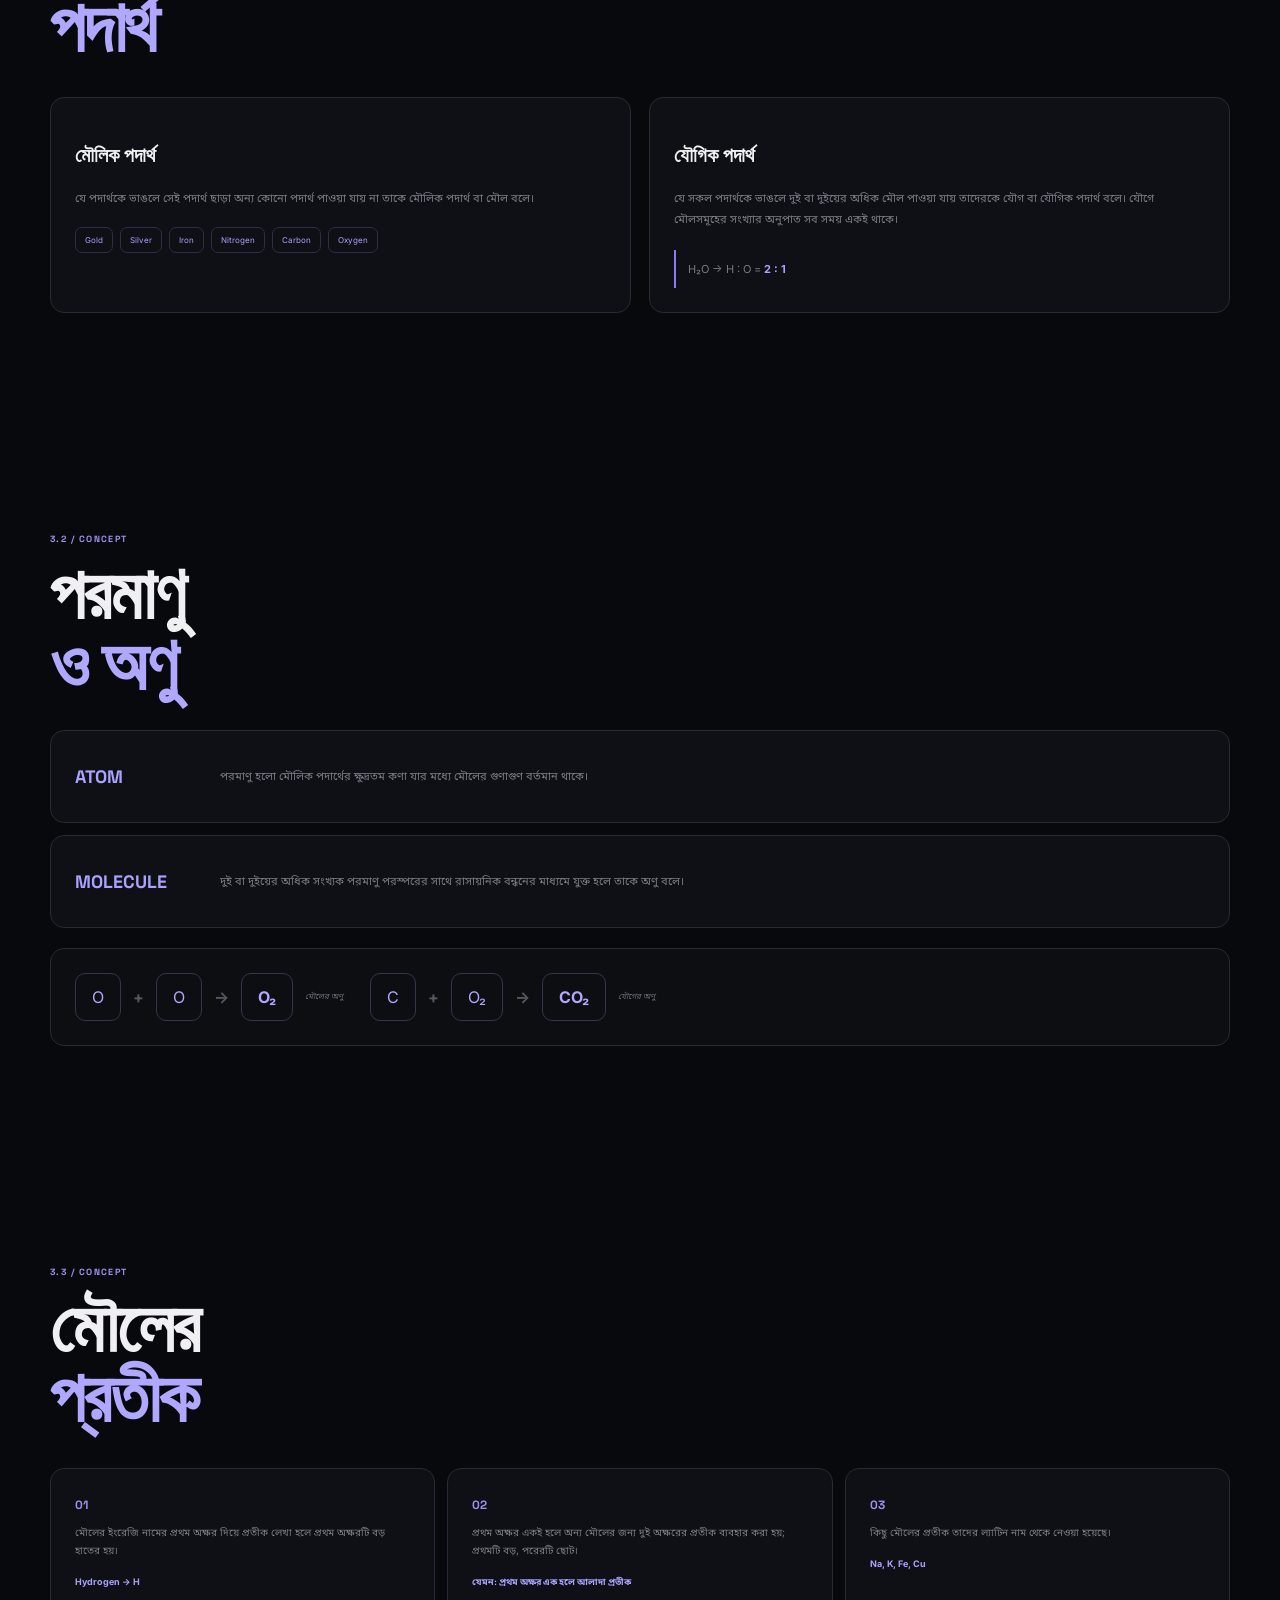
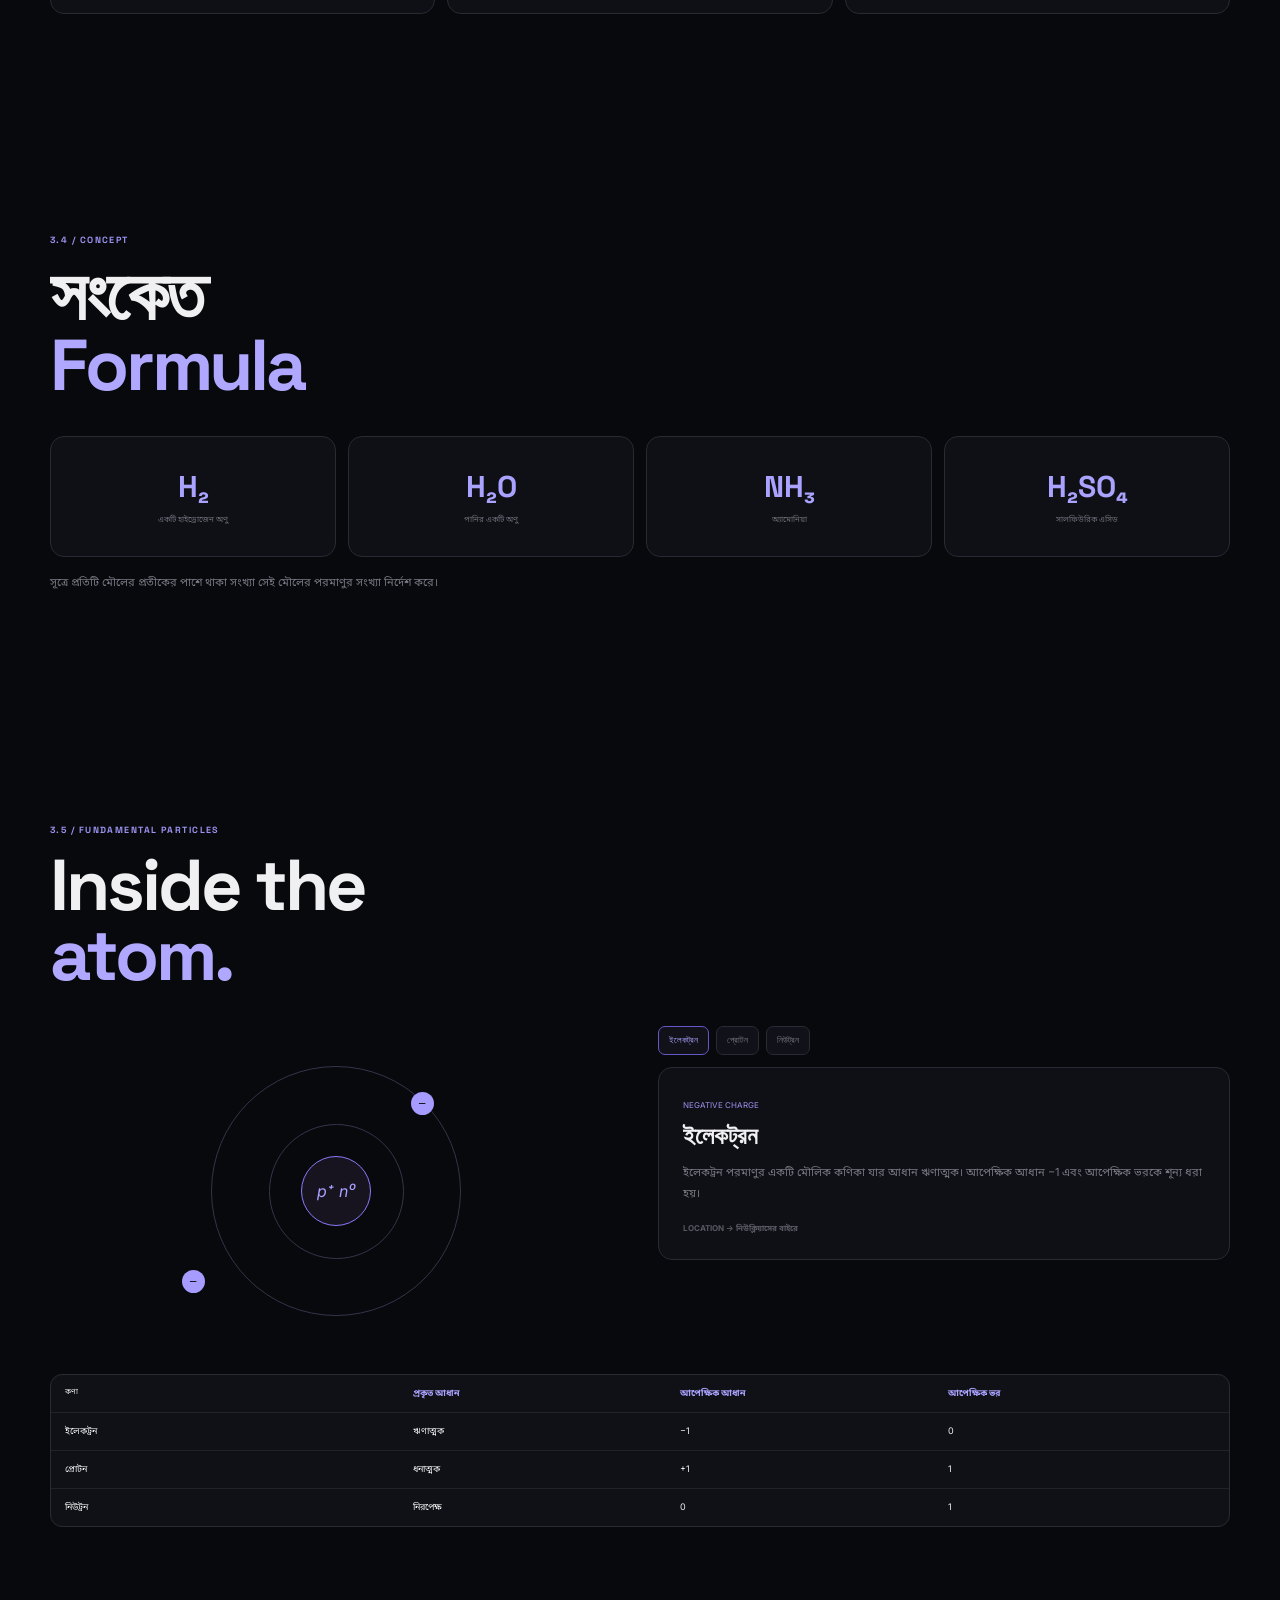
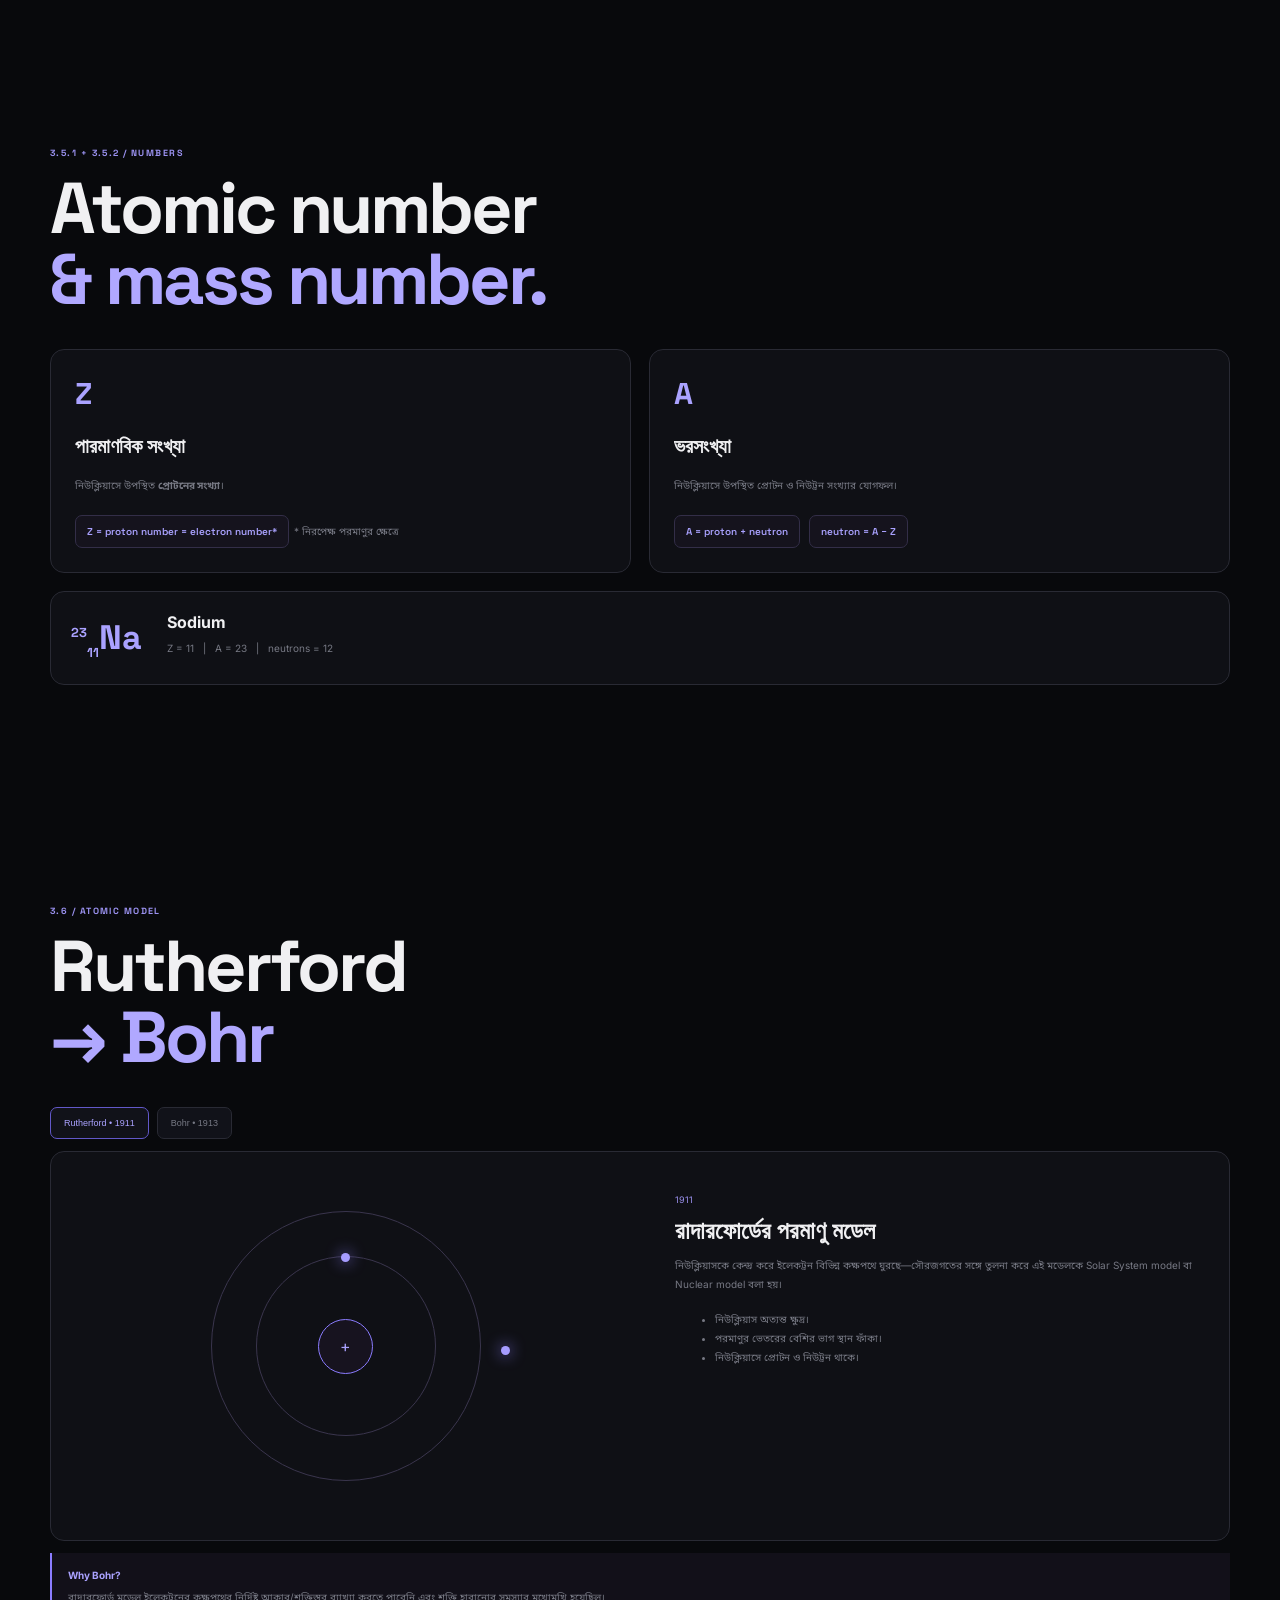
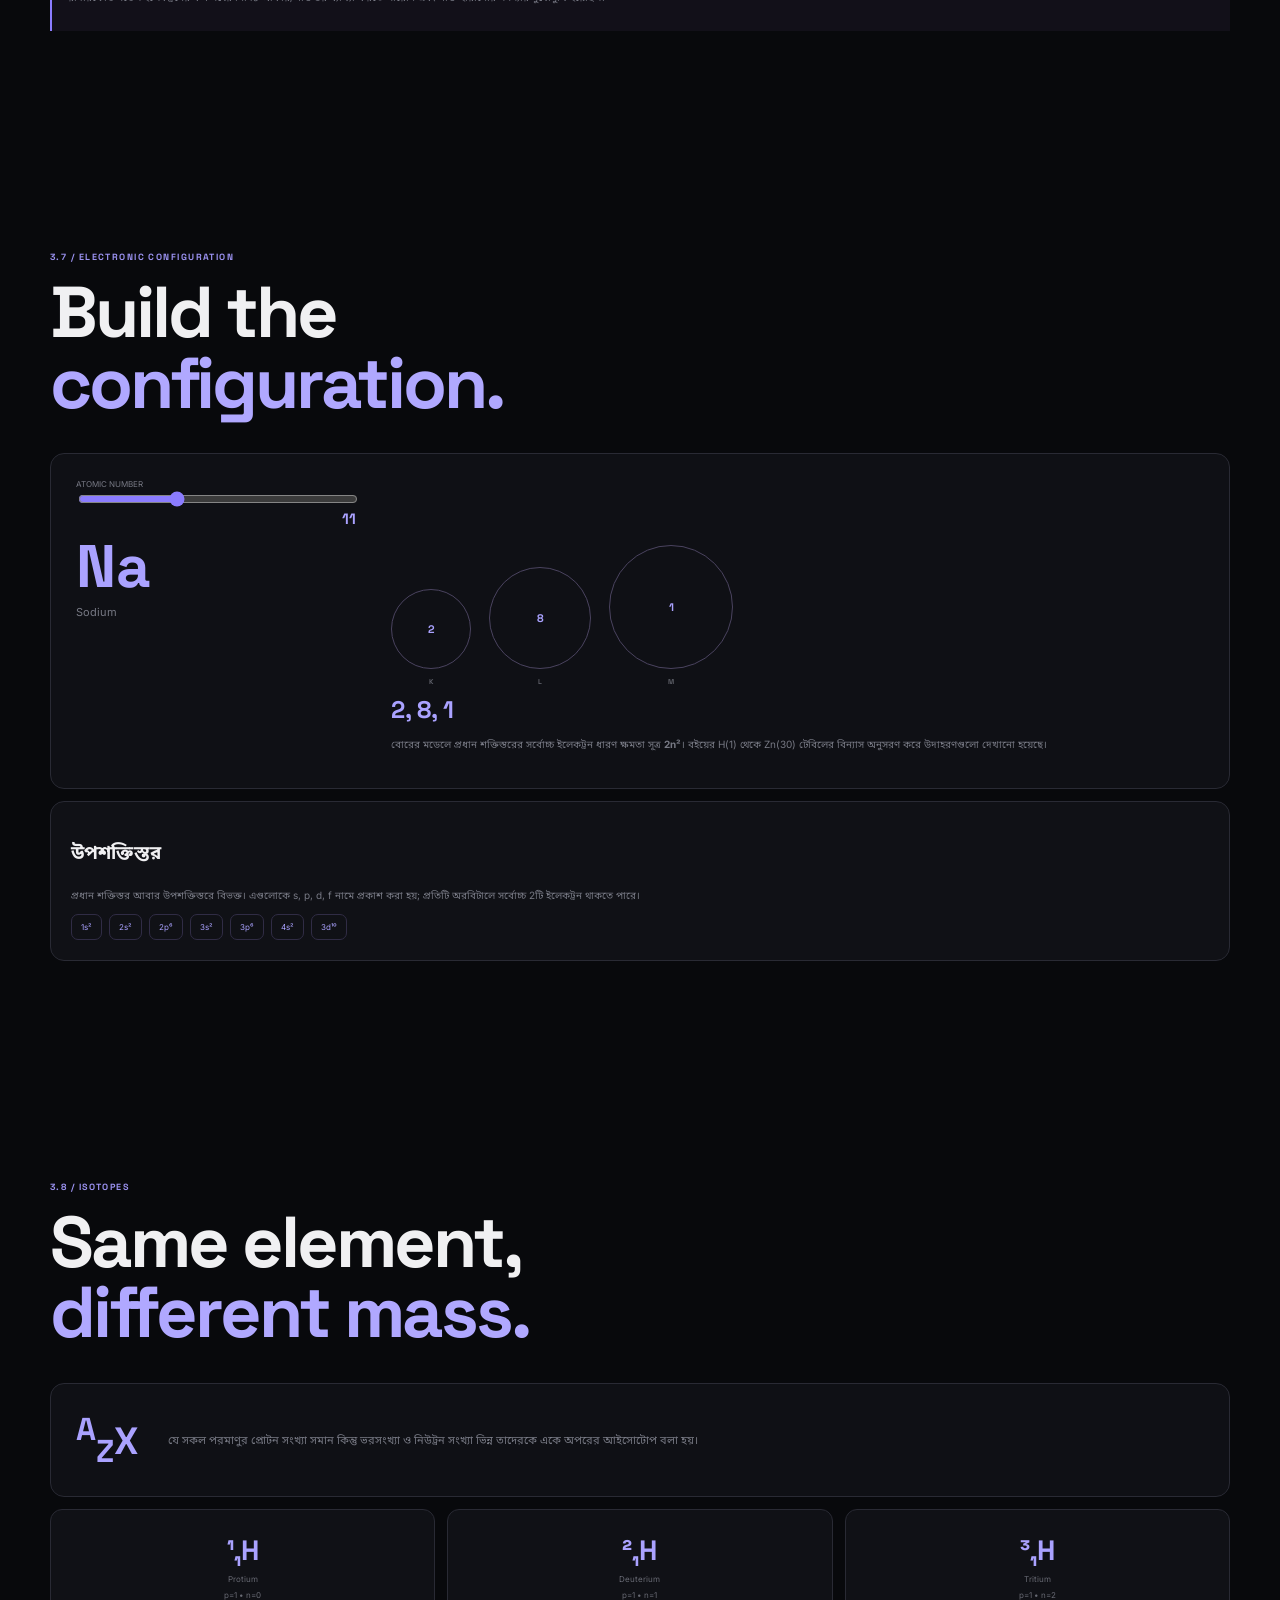
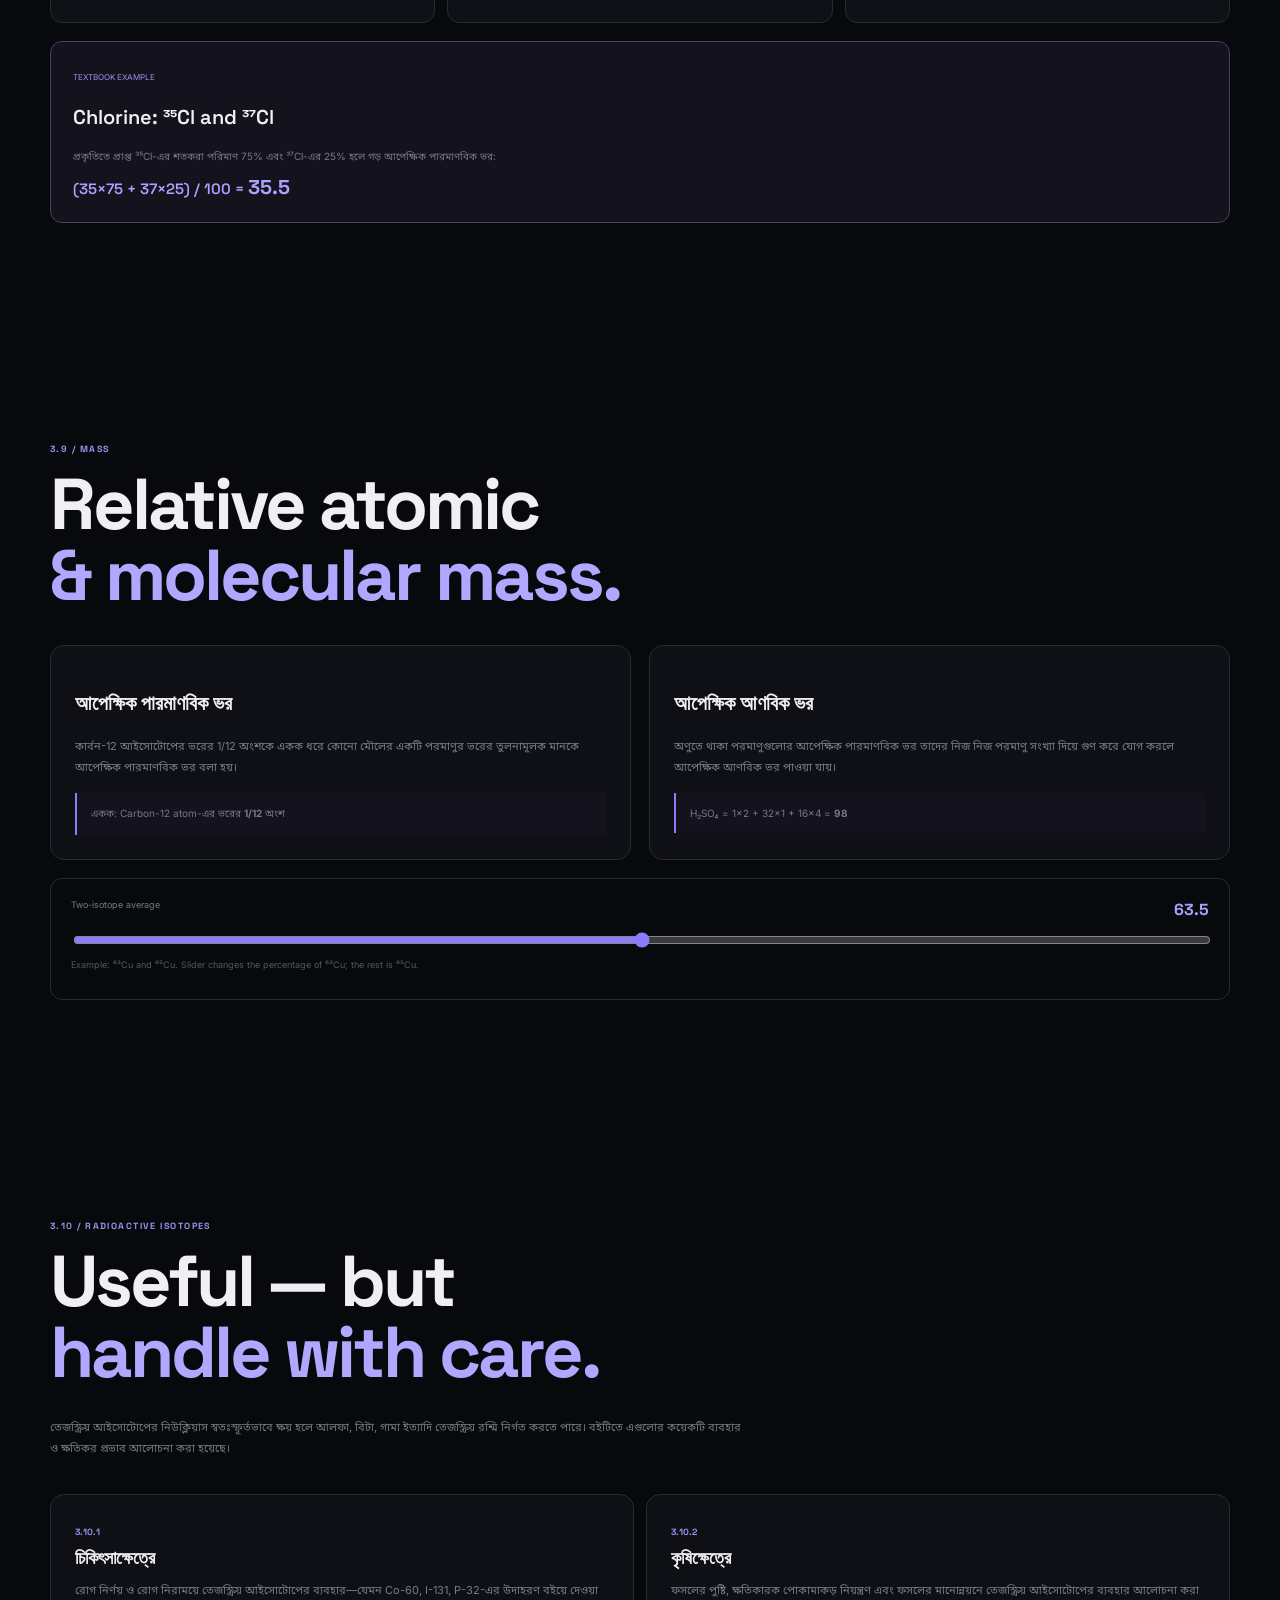
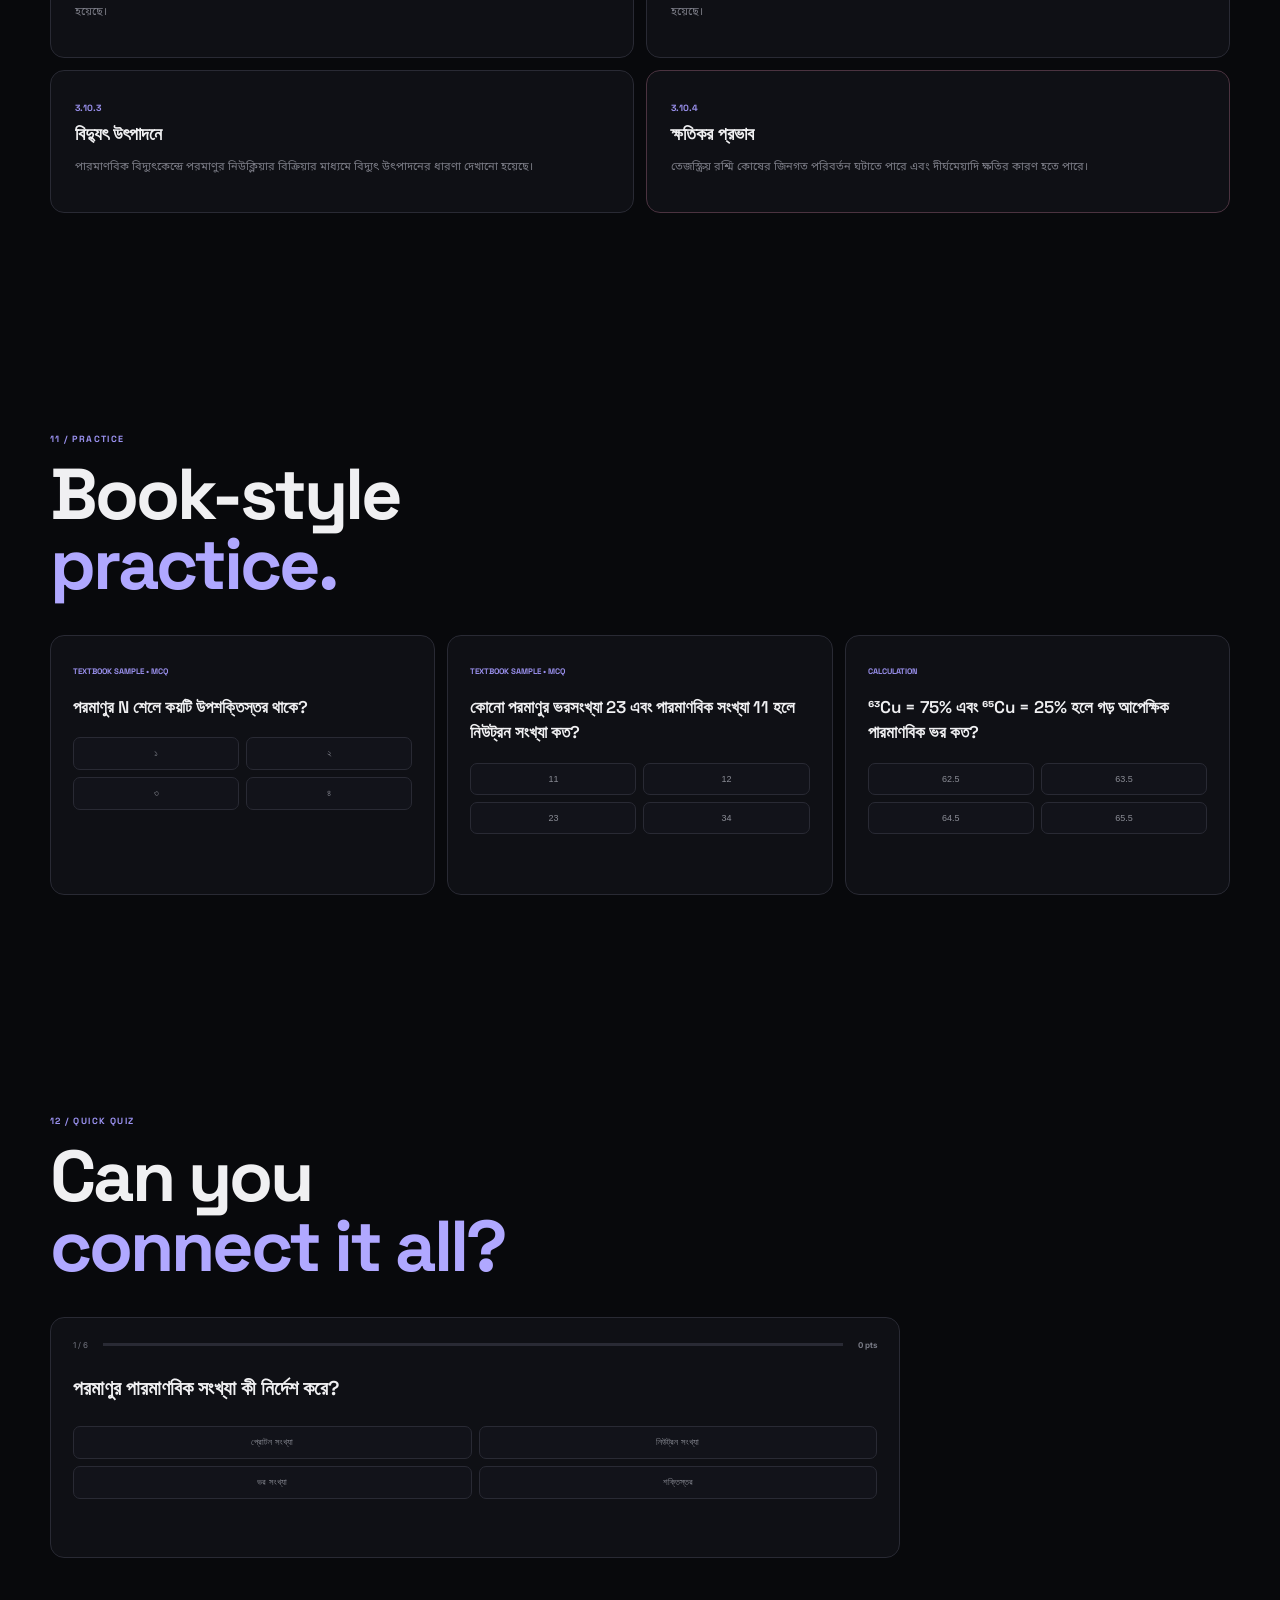
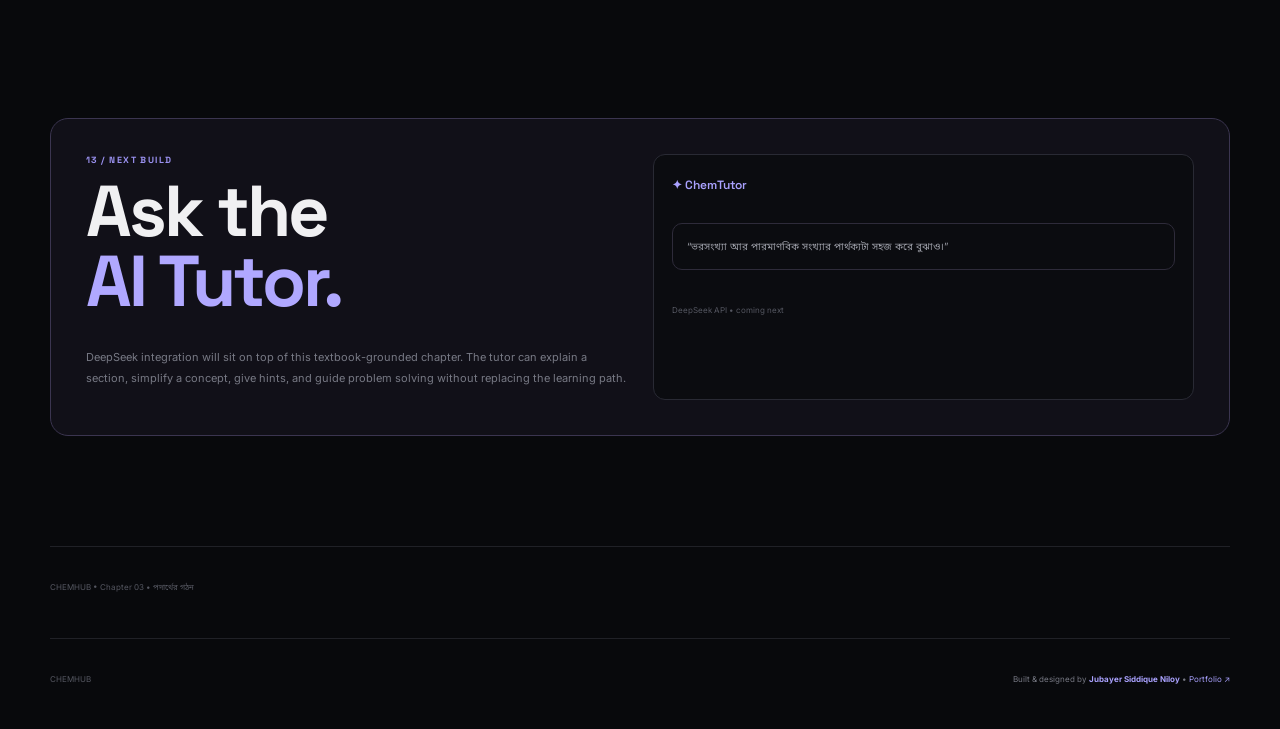
<file: chapter3.html>
<!doctype html>
<html lang="bn">

<head>
    <meta charset="utf-8">
    <meta name="viewport" content="width=device-width,initial-scale=1">
    <title>Chapter 03 — পদার্থের গঠন | ChemHub</title>
    <link rel="preconnect" href="https://fonts.googleapis.com">
    <link rel="preconnect" href="https://fonts.gstatic.com" crossorigin>
    <link
        href="https://fonts.googleapis.com/css2?family=Inter:wght@400;500;600;700&family=Noto+Sans+Bengali:wght@400;500;600;700&family=Space+Grotesk:wght@500;600;700&display=swap"
        rel="stylesheet">
    <link rel="stylesheet" href="style.css">
    <link rel="stylesheet" href="chapter3.css">
</head>

<body>
    <div class="grid"></div>
    <div class="glow glow1"></div>
    <div class="glow glow2"></div>
    <header class="nav">
        <a class="logo" href="index.html">⚛ CHEM<span>HUB</span></a>
        <nav><a href="index.html">Home</a><a class="active" href="chapters.html">Chapters</a><a href="#path">Learning
                Path</a><a href="#practice">Practice</a><a href="#quiz">Quiz</a></nav>
        <a class="nav-cta" href="chapter4.html">Chapter 04 →</a><button class="menu">☰</button>
    </header>

    <main>
        <section class="chapter-hero">
            <div>
                <div class="eyebrow">CHAPTER 03 / TEXTBOOK MODE</div>
                <h1>পদার্থের<br><em>গঠন</em></h1>
                <p class="eng-title">Structure of Matter</p>
                <p class="hero-sub">এই অধ্যায়ে পরমাণুর সাংগঠনিক কণা, পারমাণবিক সংখ্যা, ভর সংখ্যা, পরমাণুর মডেল,
                    ইলেকট্রন বিন্যাস, আইসোটোপ এবং তেজস্ক্রিয় আইসোটোপের ব্যবহার ধাপে ধাপে শেখো।</p>
                <div class="actions"><a class="btn primary" href="#path">Begin Chapter →</a><a class="btn"
                        href="#quiz">Test Yourself</a></div>
                <div class="source-note">REFERENCE: Secondary (BV)-2026 • Chemistry • Chapter 3 • textbook pages 40–62
                </div>
            </div>
            <div class="atom-hero">
                <div class="nucleus"><b>p⁺</b><b>n⁰</b></div><i class="orbit oa"></i><i class="orbit ob"></i><i
                    class="orbit oc"></i><i class="el e1"></i><i class="el e2"></i><i class="el e3"></i><span>ATOM /
                    INTERACTIVE</span>
            </div>
        </section>

        <section class="section" id="path">
            <div class="eyebrow">01 / CHAPTER MAP</div>
            <h2>Follow the<br><em>textbook.</em></h2>
            <div class="map-grid">
                <a href="#elements"><span>3.1</span><b>মৌলিক ও যৌগিক পদার্থ</b><small>Elements and Compounds</small></a>
                <a href="#atoms"><span>3.2</span><b>পরমাণু ও অণু</b><small>Atoms and Molecules</small></a>
                <a href="#symbols"><span>3.3</span><b>মৌলের প্রতীক</b><small>Symbols of Elements</small></a>
                <a href="#formula"><span>3.4</span><b>সংকেত</b><small>Formula</small></a>
                <a href="#particles"><span>3.5</span><b>পরমাণুর সাংগঠনিক কণা</b><small>Fundamental Particles</small></a>
                <a href="#models"><span>3.6</span><b>পরমাণুর মডেল</b><small>Rutherford + Bohr</small></a>
                <a href="#electron"><span>3.7</span><b>ইলেকট্রন বিন্যাস</b><small>Orbital Electronic
                        Configuration</small></a>
                <a href="#isotopes"><span>3.8</span><b>আইসোটোপ</b><small>Isotopes</small></a>
                <a href="#mass"><span>3.9</span><b>পারমাণবিক ভর</b><small>Atomic / Relative Atomic Mass</small></a>
                <a href="#radio"><span>3.10</span><b>তেজস্ক্রিয় আইসোটোপ</b><small>Uses + harmful effects</small></a>
            </div>
        </section>

        <section class="section lesson" id="elements">
            <div class="eyebrow">3.1 / CONCEPT</div>
            <h2>মৌলিক ও যৌগিক<br><em>পদার্থ</em></h2>
            <div class="two-col">
                <div class="concept">
                    <h3>মৌলিক পদার্থ</h3>
                    <p>যে পদার্থকে ভাঙলে সেই পদার্থ ছাড়া অন্য কোনো পদার্থ পাওয়া যায় না তাকে মৌলিক পদার্থ বা মৌল বলে।
                    </p>
                    <div class="chip-row">
                        <span>Gold</span><span>Silver</span><span>Iron</span><span>Nitrogen</span><span>Carbon</span><span>Oxygen</span>
                    </div>
                </div>
                <div class="concept">
                    <h3>যৌগিক পদার্থ</h3>
                    <p>যে সকল পদার্থকে ভাঙলে দুই বা দুইয়ের অধিক মৌল পাওয়া যায় তাদেরকে যৌগ বা যৌগিক পদার্থ বলে। যৌগে
                        মৌলসমূহের সংখ্যার অনুপাত সব সময় একই থাকে।</p>
                    <div class="ratio">H₂O → H : O = <strong>2 : 1</strong></div>
                </div>
            </div>
        </section>

        <section class="section lesson" id="atoms">
            <div class="eyebrow">3.2 / CONCEPT</div>
            <h2>পরমাণু<br><em>ও অণু</em></h2>
            <div class="definition">
                <div class="big">ATOM</div>
                <p>পরমাণু হলো মৌলিক পদার্থের ক্ষুদ্রতম কণা যার মধ্যে মৌলের গুণাগুণ বর্তমান থাকে।</p>
            </div>
            <div class="definition">
                <div class="big">MOLECULE</div>
                <p>দুই বা দুইয়ের অধিক সংখ্যক পরমাণু পরস্পরের সাথে রাসায়নিক বন্ধনের মাধ্যমে যুক্ত হলে তাকে অণু বলে।</p>
            </div>
            <div class="formula-flow"><span>O</span><b>+</b><span>O</span><b>→</b><strong>O₂</strong><em>মৌলের
                    অণু</em><span>C</span><b>+</b><span>O₂</span><b>→</b><strong>CO₂</strong><em>যৌগের অণু</em></div>
        </section>

        <section class="section lesson" id="symbols">
            <div class="eyebrow">3.3 / CONCEPT</div>
            <h2>মৌলের<br><em>প্রতীক</em></h2>
            <div class="rules">
                <div><span>01</span>
                    <p>মৌলের ইংরেজি নামের প্রথম অক্ষর দিয়ে প্রতীক লেখা হলে প্রথম অক্ষরটি বড় হাতের হয়।</p><b>Hydrogen
                        → H</b>
                </div>
                <div><span>02</span>
                    <p>প্রথম অক্ষর একই হলে অন্য মৌলের জন্য দুই অক্ষরের প্রতীক ব্যবহার করা হয়; প্রথমটি বড়, পরেরটি ছোট।
                    </p><b>যেমন: প্রথম অক্ষর এক হলে আলাদা প্রতীক</b>
                </div>
                <div><span>03</span>
                    <p>কিছু মৌলের প্রতীক তাদের ল্যাটিন নাম থেকে নেওয়া হয়েছে।</p><b>Na, K, Fe, Cu</b>
                </div>
            </div>
        </section>

        <section class="section lesson" id="formula">
            <div class="eyebrow">3.4 / CONCEPT</div>
            <h2>সংকেত<br><em>Formula</em></h2>
            <div class="formula-cards">
                <div><strong>H₂</strong><small>একটি হাইড্রোজেন অণু</small></div>
                <div><strong>H₂O</strong><small>পানির একটি অণু</small></div>
                <div><strong>NH₃</strong><small>অ্যামোনিয়া</small></div>
                <div><strong>H₂SO₄</strong><small>সালফিউরিক এসিড</small></div>
            </div>
            <p class="micro">সূত্রে প্রতিটি মৌলের প্রতীকের পাশে থাকা সংখ্যা সেই মৌলের পরমাণুর সংখ্যা নির্দেশ করে।</p>
        </section>

        <section class="section lesson" id="particles">
            <div class="eyebrow">3.5 / FUNDAMENTAL PARTICLES</div>
            <h2>Inside the<br><em>atom.</em></h2>
            <div class="particle-lab">
                <div class="atom-card">
                    <div class="core"><i>p⁺</i><i>n⁰</i></div>
                    <div class="shell s1"></div>
                    <div class="shell s2"></div><button class="dot ep">−</button><button class="dot ep2">−</button>
                </div>
                <div>
                    <div class="particle-tabs"><button class="active" data-p="electron">ইলেকট্রন</button><button
                            data-p="proton">প্রোটন</button><button data-p="neutron">নিউট্রন</button></div>
                    <article id="particleInfo"><small>NEGATIVE CHARGE</small>
                        <h3>ইলেকট্রন</h3>
                        <p>ইলেকট্রন পরমাণুর একটি মৌলিক কণিকা যার আধান ঋণাত্মক। আপেক্ষিক আধান −1 এবং আপেক্ষিক ভরকে শূন্য
                            ধরা হয়।</p><b>LOCATION → নিউক্লিয়াসের বাইরে</b>
                    </article>
                </div>
            </div>
            <div class="particle-table">
                <div><small>কণা</small><b>প্রকৃত আধান</b><b>আপেক্ষিক আধান</b><b>আপেক্ষিক ভর</b></div>
                <div><span>ইলেকট্রন</span><span>ঋণাত্মক</span><span>−1</span><span>0</span></div>
                <div><span>প্রোটন</span><span>ধনাত্মক</span><span>+1</span><span>1</span></div>
                <div><span>নিউট্রন</span><span>নিরপেক্ষ</span><span>0</span><span>1</span></div>
            </div>
        </section>

        <section class="section lesson" id="numbers">
            <div class="eyebrow">3.5.1 + 3.5.2 / NUMBERS</div>
            <h2>Atomic number<br><em>& mass number.</em></h2>
            <div class="number-grid">
                <div class="number-card"><span>Z</span>
                    <h3>পারমাণবিক সংখ্যা</h3>
                    <p>নিউক্লিয়াসে উপস্থিত <strong>প্রোটনের সংখ্যা</strong>।</p>
                    <div class="equation">Z = proton number = electron number*</div><small>* নিরপেক্ষ পরমাণুর
                        ক্ষেত্রে</small>
                </div>
                <div class="number-card"><span>A</span>
                    <h3>ভরসংখ্যা</h3>
                    <p>নিউক্লিয়াসে উপস্থিত প্রোটন ও নিউট্রন সংখ্যার যোগফল।</p>
                    <div class="equation">A = proton + neutron</div>
                    <div class="equation">neutron = A − Z</div>
                </div>
            </div>
            <div class="notation">
                <div class="nuclide"><sup>23</sup><sub>11</sub>Na</div>
                <div><b>Sodium</b>
                    <p>Z = 11 &nbsp; | &nbsp; A = 23 &nbsp; | &nbsp; neutrons = 12</p>
                </div>
            </div>
        </section>

        <section class="section lesson" id="models">
            <div class="eyebrow">3.6 / ATOMIC MODEL</div>
            <h2>Rutherford<br><em>→ Bohr</em></h2>
            <div class="model-tabs"><button class="active" data-model="r">Rutherford • 1911</button><button
                    data-model="b">Bohr • 1913</button></div>
            <div class="model-stage">
                <div class="model-drawing" id="modelDrawing">
                    <div class="md-core">+</div><i class="md-orbit m1"></i><i class="md-electron me1"></i><i
                        class="md-orbit m2 hidden"></i><i class="md-electron me2 hidden"></i>
                </div>
                <div class="model-text"><small id="modelYear">1911</small>
                    <h3 id="modelTitle">রাদারফোর্ডের পরমাণু মডেল</h3>
                    <p id="modelText">নিউক্লিয়াসকে কেন্দ্র করে ইলেকট্রন বিভিন্ন কক্ষপথে ঘুরছে—সৌরজগতের সঙ্গে তুলনা করে
                        এই মডেলকে Solar System model বা Nuclear model বলা হয়।</p>
                    <ul id="modelPoints">
                        <li>নিউক্লিয়াস অত্যন্ত ক্ষুদ্র।</li>
                        <li>পরমাণুর ভেতরের বেশির ভাগ স্থান ফাঁকা।</li>
                        <li>নিউক্লিয়াসে প্রোটন ও নিউট্রন থাকে।</li>
                    </ul>
                </div>
            </div>
            <div class="limitation"><b>Why Bohr?</b>
                <p>রাদারফোর্ড মডেল ইলেকট্রনের কক্ষপথের নির্দিষ্ট আকার/শক্তিস্তর ব্যাখ্যা করতে পারেনি এবং শক্তি হারানোর
                    সমস্যার মুখোমুখি হয়েছিল।</p>
            </div>
        </section>

        <section class="section lesson" id="electron">
            <div class="eyebrow">3.7 / ELECTRONIC CONFIGURATION</div>
            <h2>Build the<br><em>configuration.</em></h2>
            <div class="config-lab">
                <div class="element-box"><small>ATOMIC NUMBER</small><input id="zSlider" type="range" min="1" max="30"
                        value="11"><output id="zVal">11</output><strong id="elSymbol">Na</strong><span
                        id="elName">Sodium</span></div>
                <div>
                    <div class="shells" id="shells"></div>
                    <div class="config-readout" id="configReadout">2, 8, 1</div>
                    <p>বোরের মডেলে প্রধান শক্তিস্তরের সর্বোচ্চ ইলেকট্রন ধারণ ক্ষমতা সূত্র <b>2n²</b>। বইয়ের H(1) থেকে
                        Zn(30) টেবিলের বিন্যাস অনুসরণ করে উদাহরণগুলো দেখানো হয়েছে।</p>
                </div>
            </div>
            <div class="subshell">
                <h3>উপশক্তিস্তর</h3>
                <p>প্রধান শক্তিস্তর আবার উপশক্তিস্তরে বিভক্ত। এগুলোকে s, p, d, f নামে প্রকাশ করা হয়; প্রতিটি অরবিটালে
                    সর্বোচ্চ 2টি ইলেকট্রন থাকতে পারে।</p>
                <div>
                    <span>1s²</span><span>2s²</span><span>2p⁶</span><span>3s²</span><span>3p⁶</span><span>4s²</span><span>3d¹⁰</span>
                </div>
            </div>
        </section>

        <section class="section lesson" id="isotopes">
            <div class="eyebrow">3.8 / ISOTOPES</div>
            <h2>Same element,<br><em>different mass.</em></h2>
            <div class="isotope-definition">
                <div class="isotope-symbol"><sup>A</sup><sub>Z</sub>X</div>
                <p>যে সকল পরমাণুর প্রোটন সংখ্যা সমান কিন্তু ভরসংখ্যা ও নিউট্রন সংখ্যা ভিন্ন তাদেরকে একে অপরের আইসোটোপ
                    বলা হয়।</p>
            </div>
            <div class="isotope-row">
                <div><b>¹₁H</b><small>Protium</small><span>p=1 • n=0</span></div>
                <div><b>²₁H</b><small>Deuterium</small><span>p=1 • n=1</span></div>
                <div><b>³₁H</b><small>Tritium</small><span>p=1 • n=2</span></div>
            </div>
            <div class="example"><small>TEXTBOOK EXAMPLE</small>
                <h3>Chlorine: ³⁵Cl and ³⁷Cl</h3>
                <p>প্রকৃতিতে প্রাপ্ত ³⁵Cl-এর শতকরা পরিমাণ 75% এবং ³⁷Cl-এর 25% হলে গড় আপেক্ষিক পারমাণবিক ভর:</p>
                <div class="math">(35×75 + 37×25) / 100 = <strong>35.5</strong></div>
            </div>
        </section>

        <section class="section lesson" id="mass">
            <div class="eyebrow">3.9 / MASS</div>
            <h2>Relative atomic<br><em>& molecular mass.</em></h2>
            <div class="mass-grid">
                <div>
                    <h3>আপেক্ষিক পারমাণবিক ভর</h3>
                    <p>কার্বন-12 আইসোটোপের ভরের 1/12 অংশকে একক ধরে কোনো মৌলের একটি পরমাণুর ভরের তুলনামূলক মানকে আপেক্ষিক
                        পারমাণবিক ভর বলা হয়।</p>
                    <div class="callout">একক: Carbon-12 atom-এর ভরের <b>1/12</b> অংশ</div>
                </div>
                <div>
                    <h3>আপেক্ষিক আণবিক ভর</h3>
                    <p>অণুতে থাকা পরমাণুগুলোর আপেক্ষিক পারমাণবিক ভর তাদের নিজ নিজ পরমাণু সংখ্যা দিয়ে গুণ করে যোগ করলে
                        আপেক্ষিক আণবিক ভর পাওয়া যায়।</p>
                    <div class="callout">H₂SO₄ = 1×2 + 32×1 + 16×4 = <b>98</b></div>
                </div>
            </div>
            <div class="average-lab"><label>Two-isotope average <output id="avgOut">63.5</output><input id="isoA"
                        type="range" min="0" max="100" value="50"></label>
                <p>Example: ⁶³Cu and ⁶⁵Cu. Slider changes the percentage of ⁶³Cu; the rest is ⁶⁵Cu.</p>
            </div>
        </section>

        <section class="section lesson" id="radio">
            <div class="eyebrow">3.10 / RADIOACTIVE ISOTOPES</div>
            <h2>Useful — but<br><em>handle with care.</em></h2>
            <p class="lead">তেজস্ক্রিয় আইসোটোপের নিউক্লিয়াস স্বতঃস্ফূর্তভাবে ক্ষয় হলে আলফা, বিটা, গামা ইত্যাদি
                তেজস্ক্রিয় রশ্মি নির্গত করতে পারে। বইটিতে এগুলোর কয়েকটি ব্যবহার ও ক্ষতিকর প্রভাব আলোচনা করা হয়েছে।
            </p>
            <div class="use-grid">
                <div><span>3.10.1</span>
                    <h3>চিকিৎসাক্ষেত্রে</h3>
                    <p>রোগ নির্ণয় ও রোগ নিরাময়ে তেজস্ক্রিয় আইসোটোপের ব্যবহার—যেমন Co-60, I-131, P-32-এর উদাহরণ বইয়ে
                        দেওয়া হয়েছে।</p>
                </div>
                <div><span>3.10.2</span>
                    <h3>কৃষিক্ষেত্রে</h3>
                    <p>ফসলের পুষ্টি, ক্ষতিকারক পোকামাকড় নিয়ন্ত্রণ এবং ফসলের মানোন্নয়নে তেজস্ক্রিয় আইসোটোপের ব্যবহার
                        আলোচনা করা হয়েছে।</p>
                </div>
                <div><span>3.10.3</span>
                    <h3>বিদ্যুৎ উৎপাদনে</h3>
                    <p>পারমাণবিক বিদ্যুৎকেন্দ্রে পরমাণুর নিউক্লিয়ার বিক্রিয়ার মাধ্যমে বিদ্যুৎ উৎপাদনের ধারণা দেখানো
                        হয়েছে।</p>
                </div>
                <div class="warning"><span>3.10.4</span>
                    <h3>ক্ষতিকর প্রভাব</h3>
                    <p>তেজস্ক্রিয় রশ্মি কোষের জিনগত পরিবর্তন ঘটাতে পারে এবং দীর্ঘমেয়াদি ক্ষতির কারণ হতে পারে।</p>
                </div>
            </div>
        </section>

        <section class="section" id="practice">
            <div class="eyebrow">11 / PRACTICE</div>
            <h2>Book-style<br><em>practice.</em></h2>
            <div class="practice-grid">
                <div class="practice-card"><small>TEXTBOOK SAMPLE • MCQ</small>
                    <h3>পরমাণুর N শেলে কয়টি উপশক্তিস্তর থাকে?</h3>
                    <div class="answers" data-correct="4">
                        <button>১</button><button>২</button><button>৩</button><button>৪</button>
                    </div>
                    <p class="feedback"></p>
                </div>
                <div class="practice-card"><small>TEXTBOOK SAMPLE • MCQ</small>
                    <h3>কোনো পরমাণুর ভরসংখ্যা 23 এবং পারমাণবিক সংখ্যা 11 হলে নিউট্রন সংখ্যা কত?</h3>
                    <div class="answers" data-correct="12">
                        <button>11</button><button>12</button><button>23</button><button>34</button>
                    </div>
                    <p class="feedback"></p>
                </div>
                <div class="practice-card"><small>CALCULATION</small>
                    <h3>⁶³Cu = 75% এবং ⁶⁵Cu = 25% হলে গড় আপেক্ষিক পারমাণবিক ভর কত?</h3>
                    <div class="answers" data-correct="63.5">
                        <button>62.5</button><button>63.5</button><button>64.5</button><button>65.5</button>
                    </div>
                    <p class="feedback"></p>
                </div>
            </div>
        </section>

        <section class="section" id="quiz">
            <div class="eyebrow">12 / QUICK QUIZ</div>
            <h2>Can you<br><em>connect it all?</em></h2>
            <div class="quiz">
                <div class="quiz-top"><span id="qCount">1 / 6</span>
                    <div class="bar"><i id="qBar"></i></div><b id="qScore">0 pts</b>
                </div>
                <h3 id="qText"></h3>
                <div class="answers" id="qAnswers"></div>
                <p id="qFeedback"></p>
            </div>
        </section>

        <section class="section ai">
            <div class="ai-box">
                <div>
                    <div class="eyebrow">13 / NEXT BUILD</div>
                    <h2>Ask the<br><em>AI Tutor.</em></h2>
                    <p>DeepSeek integration will sit on top of this textbook-grounded chapter. The tutor can explain a
                        section, simplify a concept, give hints, and guide problem solving without replacing the
                        learning path.</p>
                </div>
                <div class="chat"><b>✦ ChemTutor</b>
                    <div class="bubble">“ভরসংখ্যা আর পারমাণবিক সংখ্যার পার্থক্যটা সহজ করে বুঝাও।”</div>
                    <div class="fake">DeepSeek API • coming next</div>
                </div>
            </div>
        </section>
    </main>
    <footer>CHEMHUB • Chapter 03 • পদার্থের গঠন</footer>
    <script src="chapter3.js"></script>
    <script src="app.js"></script>
    <footer><span>CHEMHUB</span><span class="credit">Built & designed by <strong>Jubayer Siddique Niloy</strong> • <a
                href="https://niloy-portfolio-pi.vercel.app" target="_blank" rel="noopener">Portfolio ↗</a></span>
    </footer>
</body>

</html>
</file>
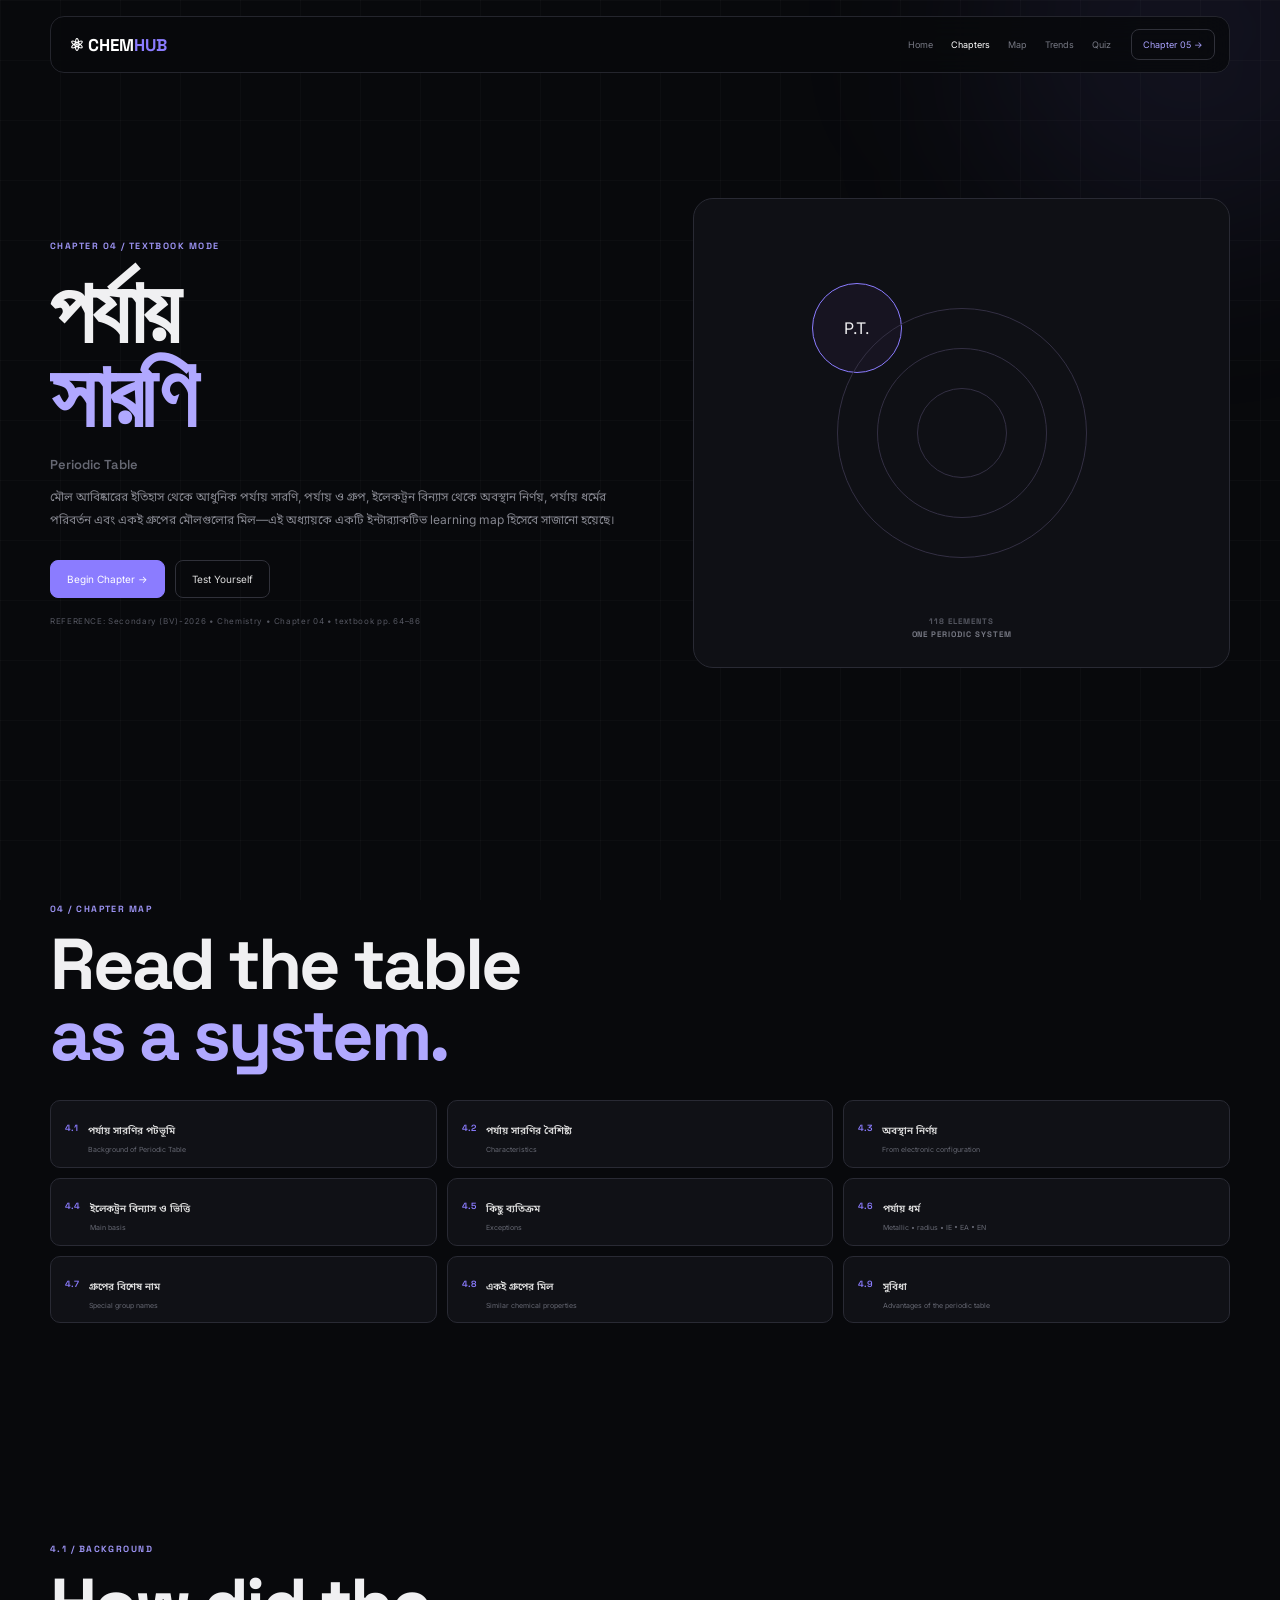
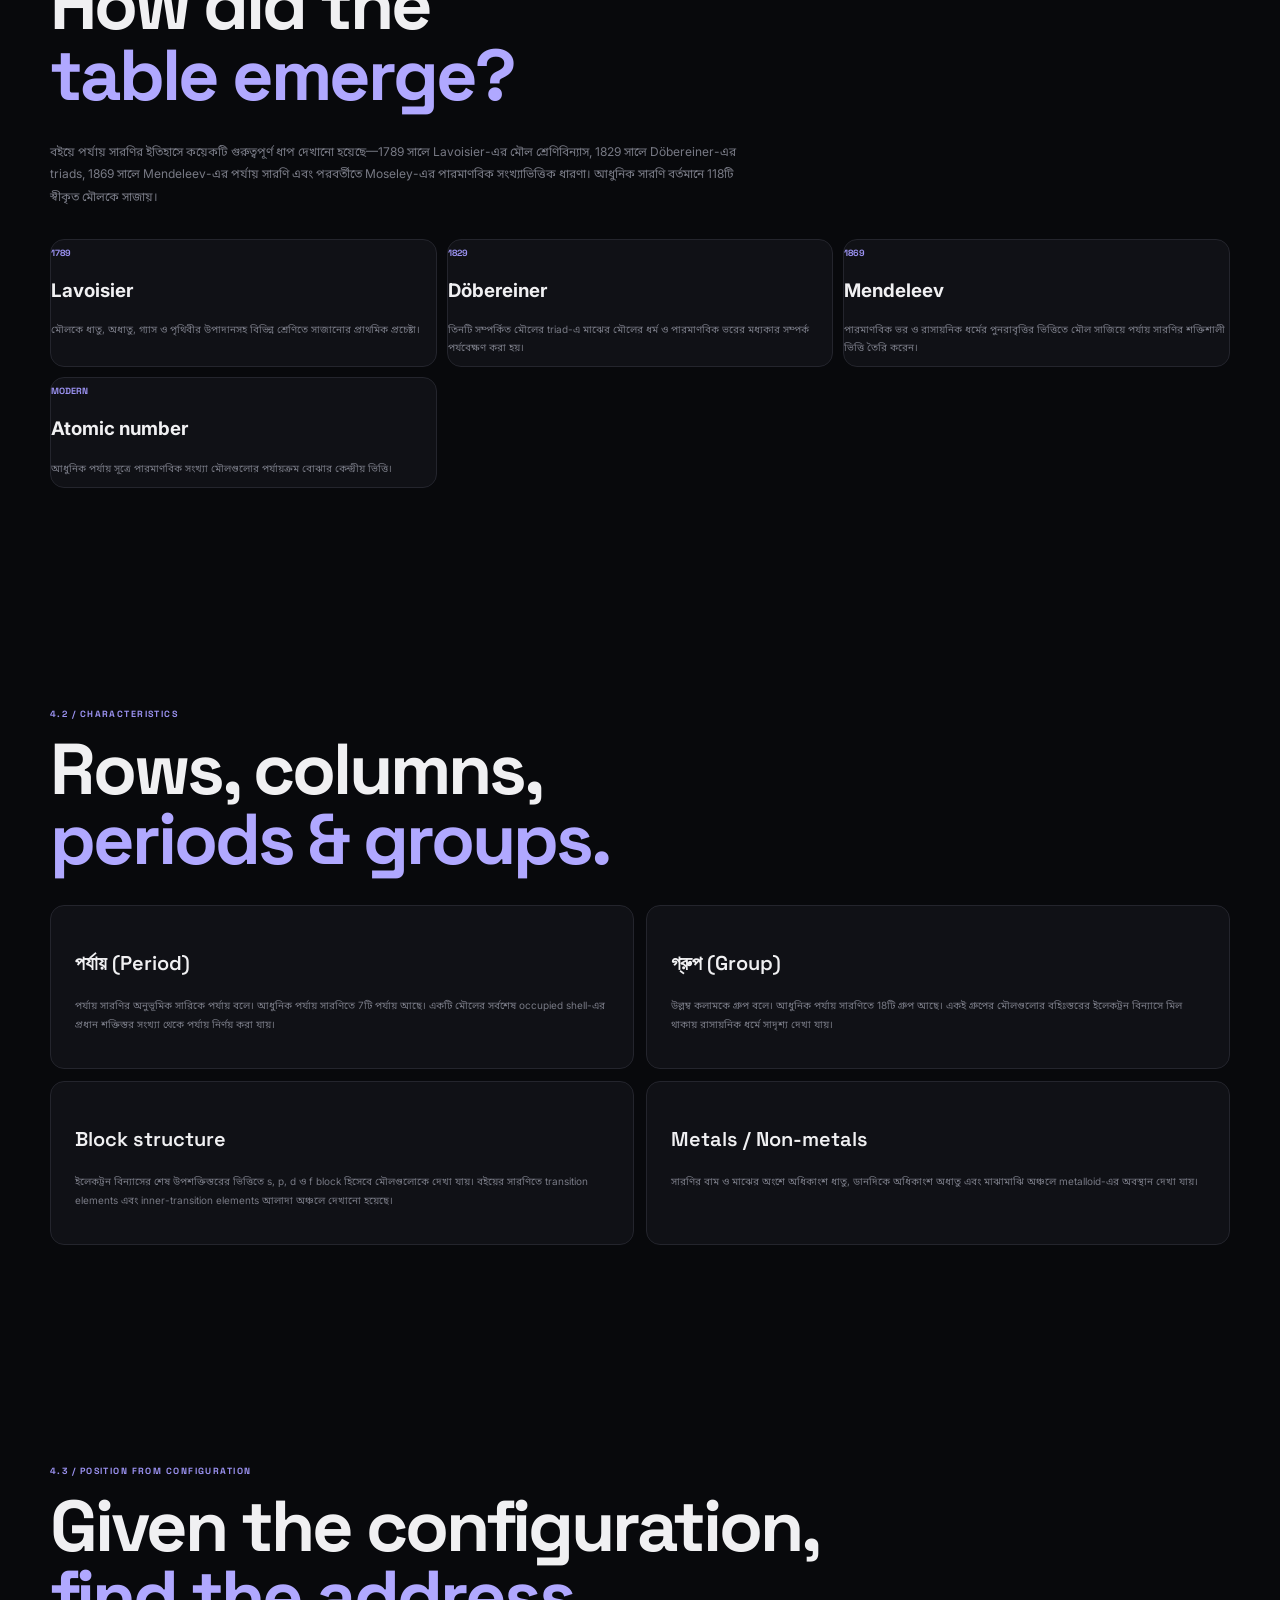
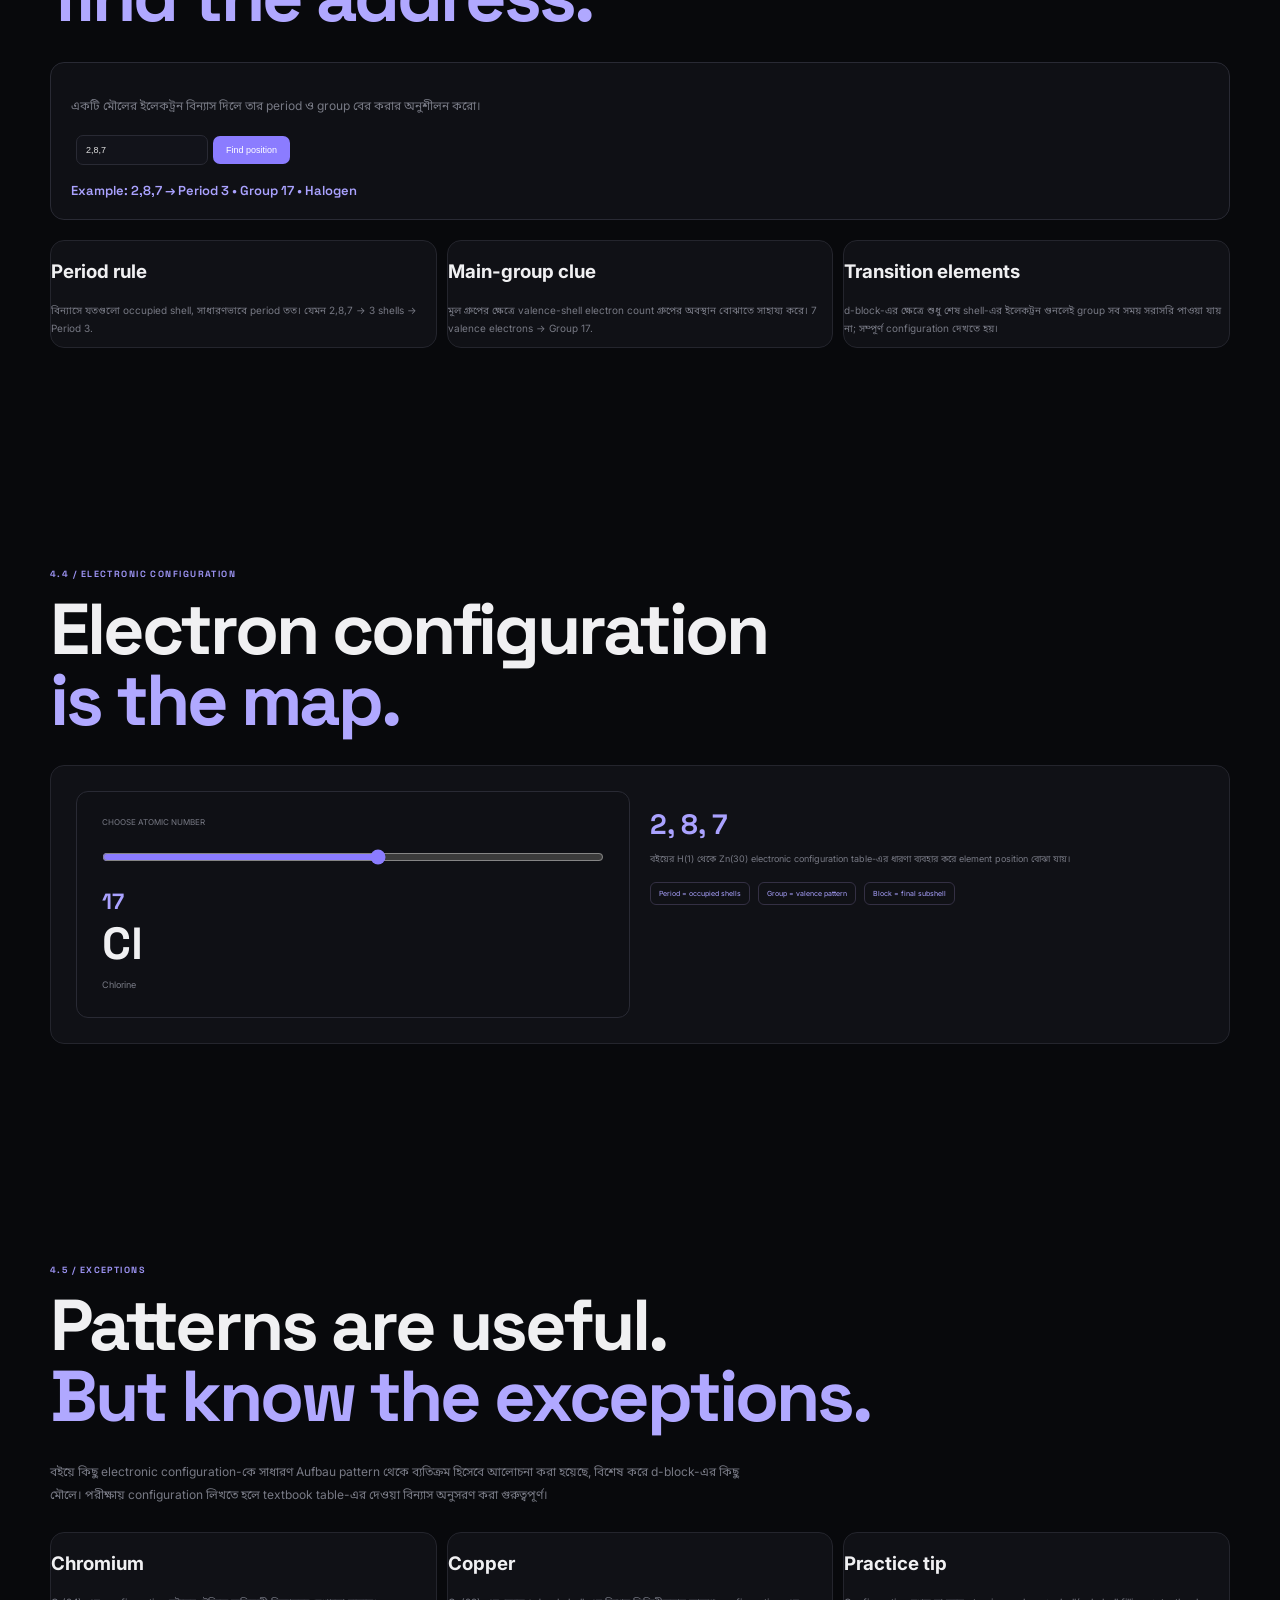
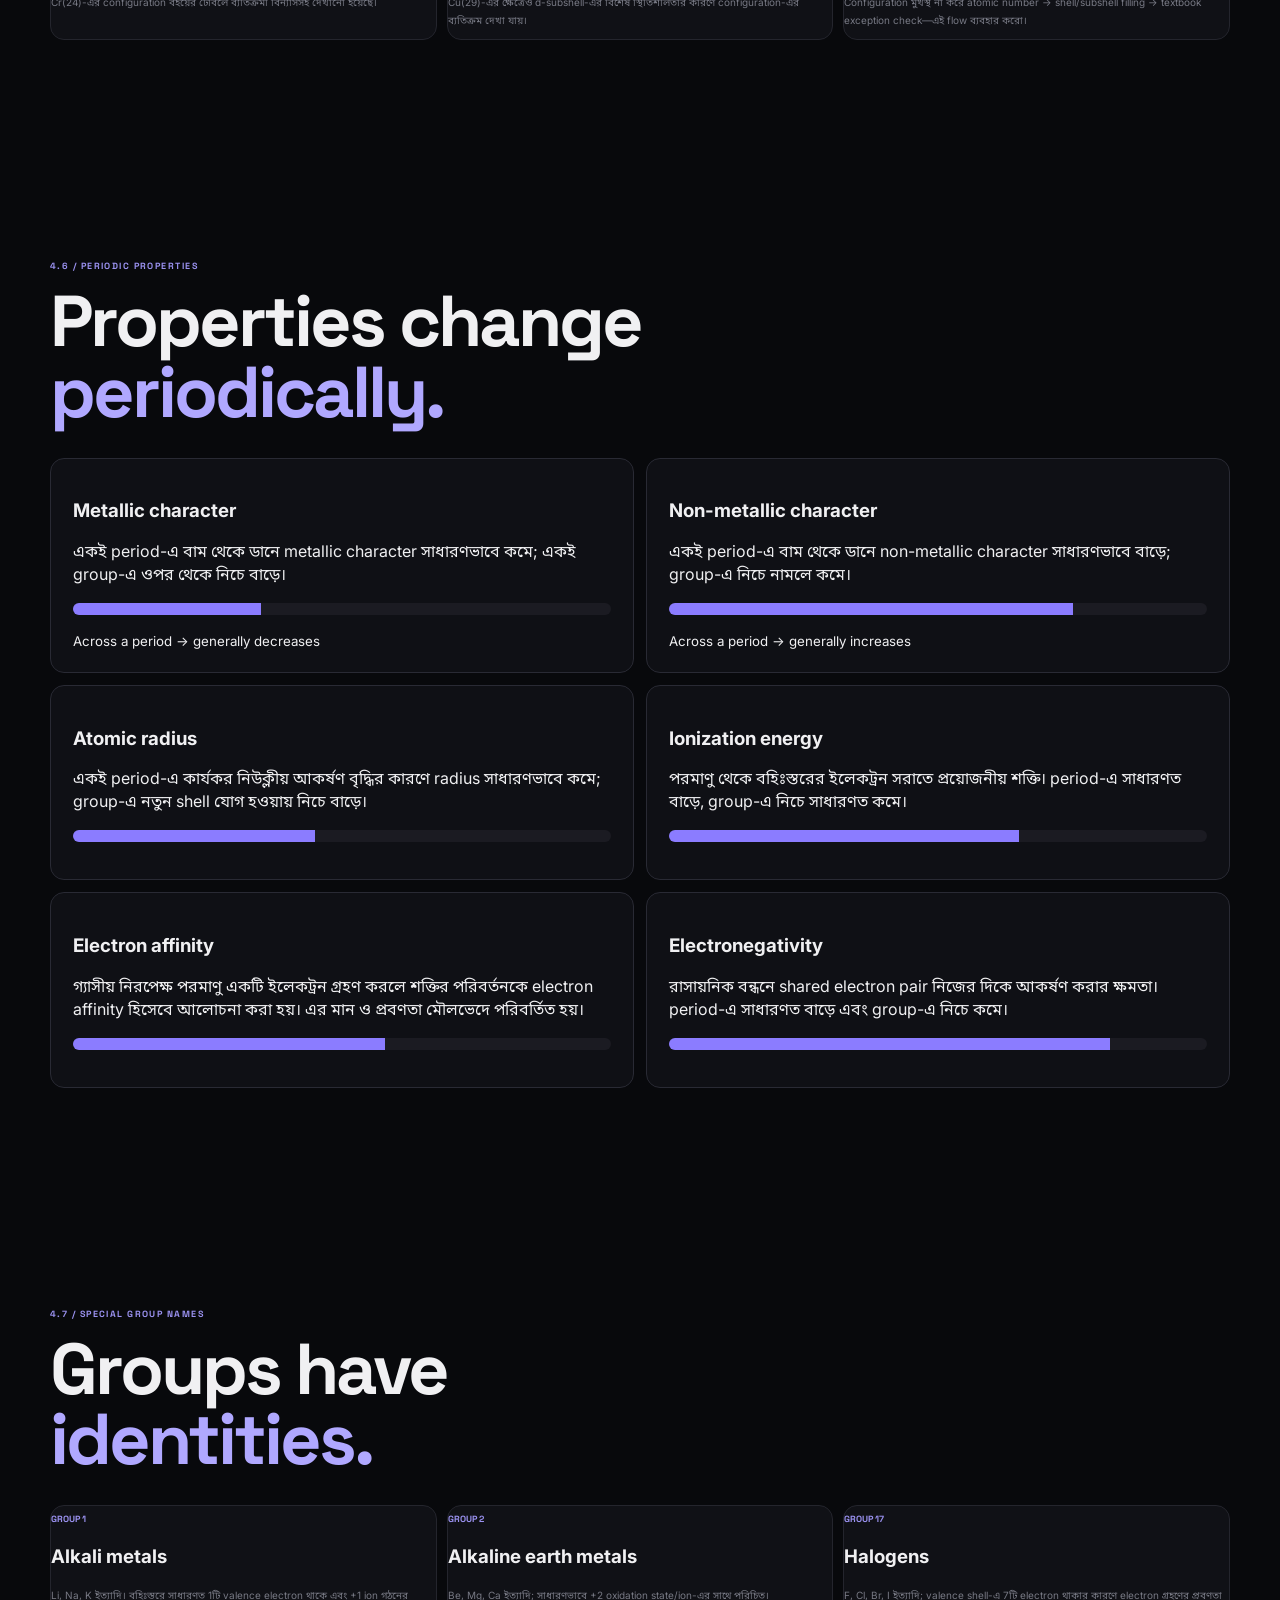
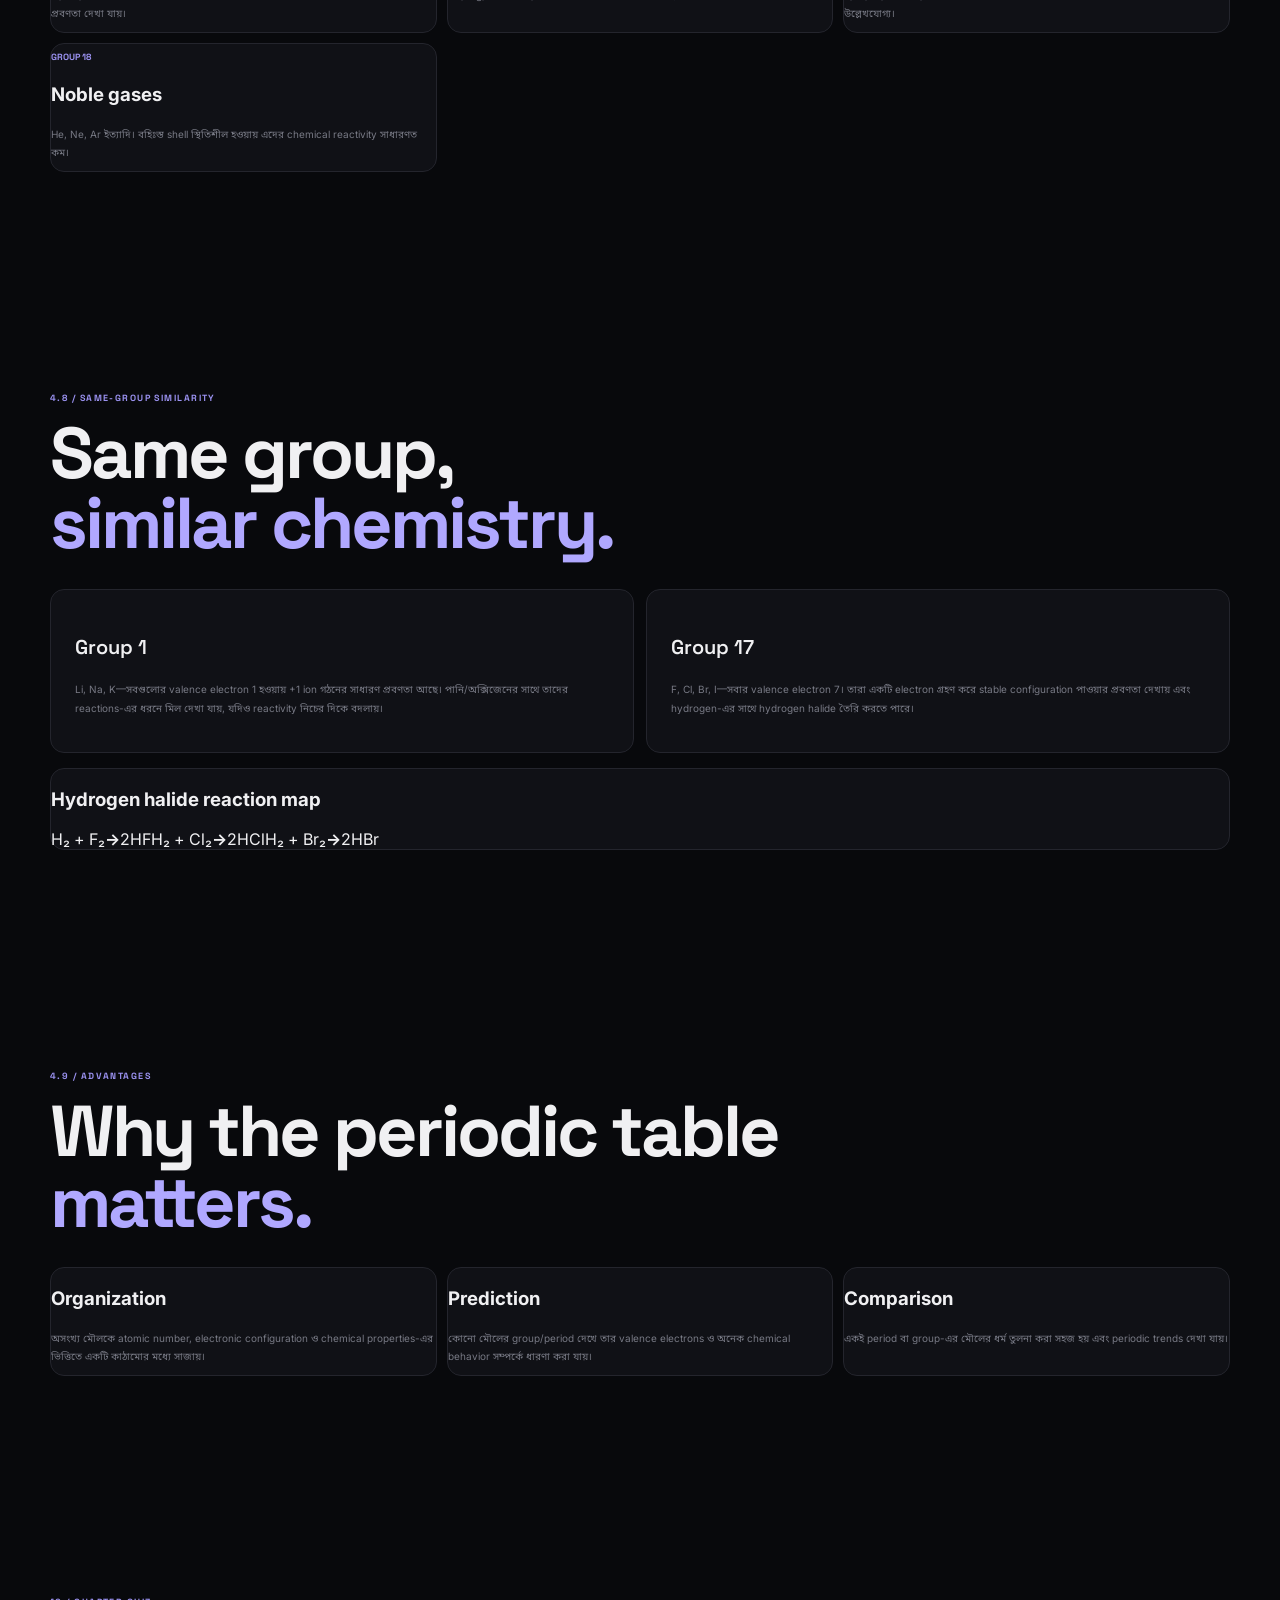
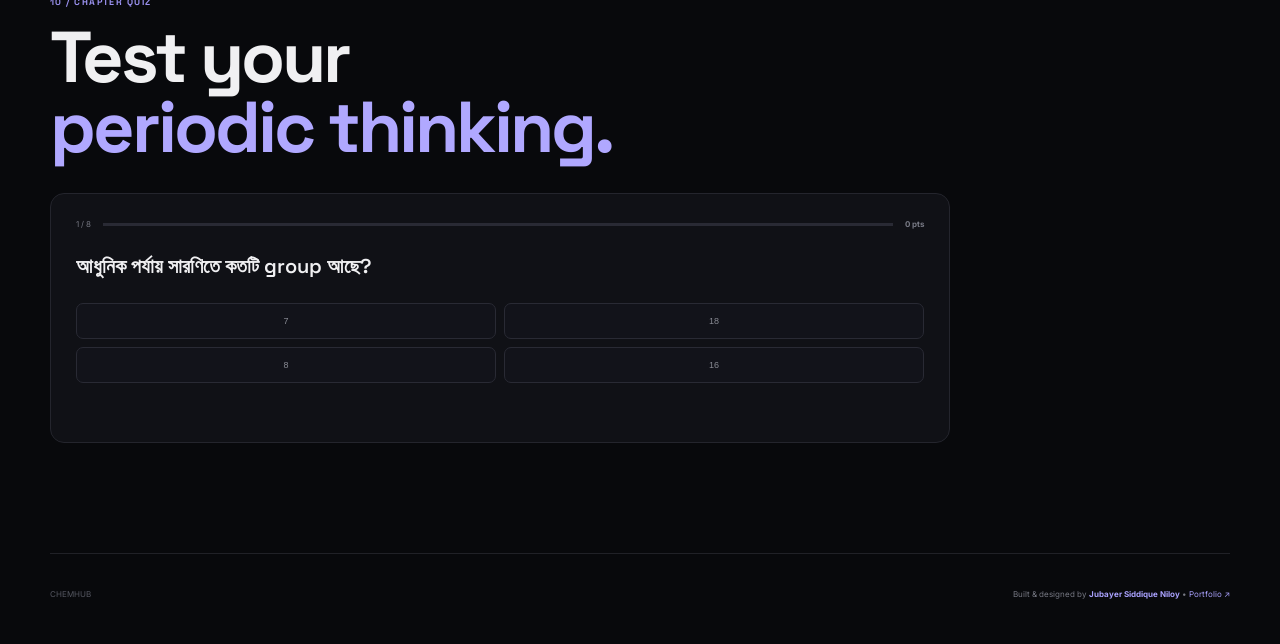
<file: chapter4.html>
<!doctype html>
<html lang="bn">

<head>
    <meta charset="utf-8">
    <meta name="viewport" content="width=device-width,initial-scale=1">
    <title>Chapter 04 — পর্যায় সারণি | ChemHub</title>
    <link rel="stylesheet" href="style.css">
    <link rel="stylesheet" href="chapters-expanded.css">
    <style>
        .periodic {
            display: grid;
            grid-template-columns: repeat(18, 1fr);
            gap: 4px;
            margin-top: 25px
        }

        .elcell {
            min-height: 55px;
            border: 1px solid #292a34;
            background: #111218;
            border-radius: 5px;
            padding: 5px;
            position: relative
        }

        .elcell b {
            display: block;
            font: 700 13px "Space Grotesk";
            color: #aaa2ff
        }

        .elcell small {
            font-size: 6px;
            color: #666873
        }

        .elcell.n {
            grid-column: span 1
        }

        .elcell.blank {
            border: 0;
            background: transparent
        }

        .trend {
            display: grid;
            grid-template-columns: 1fr 1fr;
            gap: 12px
        }

        .trendbox {
            padding: 22px;
            border: 1px solid #292a34;
            background: #0f1015;
            border-radius: 14px
        }

        .trendbar {
            height: 12px;
            background: #1b1b22;
            border-radius: 10px;
            overflow: hidden;
            margin: 15px 0
        }

        .trendbar i {
            display: block;
            height: 100%;
            background: #8b7cff
        }

        .periodic-key {
            display: flex;
            gap: 8px;
            flex-wrap: wrap;
            margin-top: 14px
        }

        .periodic-key span {
            font-size: 7px;
            padding: 6px 8px;
            border: 1px solid #343044;
            border-radius: 6px;
            color: #aaa2ff
        }

        .calc {
            padding: 20px;
            border: 1px solid #292a34;
            background: #0f1015;
            border-radius: 14px
        }

        .calc input,
        .calc select {
            background: #12131a;
            color: #ddd;
            border: 1px solid #292a34;
            border-radius: 7px;
            padding: 9px;
            margin: 5px;
            font-size: 9px
        }

        .calc button {
            background: #8b7cff;
            border: 0;
            color: #fff;
            padding: 9px 13px;
            border-radius: 7px;
            font-size: 9px
        }

        .calc-result {
            margin-top: 12px;
            color: #aaa2ff;
            font: 600 13px "Space Grotesk"
        }

        .map-grid {
            display: grid;
            grid-template-columns: repeat(3, 1fr);
            gap: 10px;
            margin-top: 28px
        }

        .map-grid>a {
            display: grid;
            grid-template-columns: auto 1fr;
            column-gap: 10px;
            align-items: center;
            padding: 12px 14px;
            border: 1px solid #292a34;
            background: #101116;
            border-radius: 10px;
            color: #aaa2ff !important;
            text-decoration: none !important;
            transition: all .2s ease;
            min-height: 48px
        }

        .map-grid>a:hover {
            border-color: #8b7cff;
            background: #14121c;
            transform: translateY(-2px);
            box-shadow: 0 8px 25px rgba(139, 124, 255, .08)
        }

        .map-grid>a span {
            font: 600 9px "Space Grotesk";
            color: #8b7cff
        }

        .map-grid>a b {
            font: 600 10px "Noto Sans Bengali", "Inter", sans-serif;
            color: #ddd;
            text-decoration: none
        }

        .map-grid>a small {
            grid-column: 2;
            color: #666873;
            font-size: 7px;
            line-height: 1.4;
            margin-top: 2px
        }

        .map-grid>a:visited,
        .map-grid>a:active {
            color: #aaa2ff !important;
            text-decoration: none !important
        }

        @media(max-width:800px) {
            .map-grid {
                grid-template-columns: 1fr 1fr
            }
        }

        @media(max-width:520px) {
            .map-grid {
                grid-template-columns: 1fr
            }
        }
    </style>
</head>

<body>
    <div class="grid"></div>
    <div class="glow glow1"></div>
    <header class="nav"><a class="logo" href="index.html">⚛ CHEM<span>HUB</span></a>
        <nav><a href="index.html">Home</a><a class="active" href="chapters.html">Chapters</a><a href="#map">Map</a><a
                href="#trends">Trends</a><a href="#quiz">Quiz</a></nav><a class="nav-cta" href="chapter5.html">Chapter
            05 →</a><button class="menu">☰</button>
    </header>
    <main>
        <section class="chapter-hero">
            <div>
                <div class="eyebrow">CHAPTER 04 / TEXTBOOK MODE</div>
                <h1>পর্যায়<br><em>সারণি</em></h1>
                <p class="eng-title">Periodic Table</p>
                <p class="hero-sub">মৌল আবিষ্কারের ইতিহাস থেকে আধুনিক পর্যায় সারণি, পর্যায় ও গ্রুপ, ইলেকট্রন বিন্যাস
                    থেকে অবস্থান নির্ণয়, পর্যায় ধর্মের পরিবর্তন এবং একই গ্রুপের মৌলগুলোর মিল—এই অধ্যায়কে একটি
                    ইন্টার‌্যাকটিভ learning map হিসেবে সাজানো হয়েছে।</p>
                <div class="actions"><a class="btn primary" href="#map">Begin Chapter →</a><a class="btn"
                        href="#quiz">Test Yourself</a></div>
                <div class="source-note">REFERENCE: Secondary (BV)-2026 • Chemistry • Chapter 04 • textbook pp. 64–86
                </div>
            </div>
            <div class="science-visual">
                <div class="atom">
                    <div class="core">P.T.</div>
                    <div class="ring r1"></div>
                    <div class="ring r2"></div>
                    <div class="ring r3"></div>
                </div>
                <div class="visual-caption">118 ELEMENTS<br><b>ONE PERIODIC SYSTEM</b></div>
            </div>
        </section>
        <section class="section" id="map">
            <div class="eyebrow">04 / CHAPTER MAP</div>
            <h2>Read the table<br><em>as a system.</em></h2>
            <div class="map-grid"><a href="#history"><span>4.1</span><b>পর্যায় সারণির পটভূমি</b><small>Background of
                        Periodic Table</small></a><a href="#characteristics"><span>4.2</span><b>পর্যায় সারণির
                        বৈশিষ্ট্য</b><small>Characteristics</small></a><a href="#position"><span>4.3</span><b>অবস্থান
                        নির্ণয়</b><small>From electronic configuration</small></a><a
                    href="#basis"><span>4.4</span><b>ইলেকট্রন বিন্যাস ও ভিত্তি</b><small>Main basis</small></a><a
                    href="#exceptions"><span>4.5</span><b>কিছু ব্যতিক্রম</b><small>Exceptions</small></a><a
                    href="#properties"><span>4.6</span><b>পর্যায় ধর্ম</b><small>Metallic • radius • IE • EA •
                        EN</small></a><a href="#groups"><span>4.7</span><b>গ্রুপের বিশেষ নাম</b><small>Special group
                        names</small></a><a href="#similar"><span>4.8</span><b>একই গ্রুপের মিল</b><small>Similar
                        chemical properties</small></a><a
                    href="#advantages"><span>4.9</span><b>সুবিধা</b><small>Advantages of the periodic table</small></a>
            </div>
        </section>
        <section class="section" id="history">
            <div class="eyebrow">4.1 / BACKGROUND</div>
            <h2>How did the<br><em>table emerge?</em></h2>
            <p class="lead">বইয়ে পর্যায় সারণির ইতিহাসে কয়েকটি গুরুত্বপূর্ণ ধাপ দেখানো হয়েছে—1789 সালে Lavoisier-এর
                মৌল শ্রেণিবিন্যাস, 1829 সালে Döbereiner-এর triads, 1869 সালে Mendeleev-এর পর্যায় সারণি এবং পরবর্তীতে
                Moseley-এর পারমাণবিক সংখ্যাভিত্তিক ধারণা। আধুনিক সারণি বর্তমানে 118টি স্বীকৃত মৌলকে সাজায়।</p>
            <div class="cards" style="margin-top:30px">
                <div class="card"><span class="index">1789</span>
                    <h3>Lavoisier</h3>
                    <p>মৌলকে ধাতু, অধাতু, গ্যাস ও পৃথিবীর উপাদানসহ বিভিন্ন শ্রেণিতে সাজানোর প্রাথমিক প্রচেষ্টা।</p>
                </div>
                <div class="card"><span class="index">1829</span>
                    <h3>Döbereiner</h3>
                    <p>তিনটি সম্পর্কিত মৌলের triad-এ মাঝের মৌলের ধর্ম ও পারমাণবিক ভরের মধ্যকার সম্পর্ক পর্যবেক্ষণ করা
                        হয়।</p>
                </div>
                <div class="card"><span class="index">1869</span>
                    <h3>Mendeleev</h3>
                    <p>পারমাণবিক ভর ও রাসায়নিক ধর্মের পুনরাবৃত্তির ভিত্তিতে মৌল সাজিয়ে পর্যায় সারণির শক্তিশালী ভিত্তি
                        তৈরি করেন।</p>
                </div>
                <div class="card"><span class="index">MODERN</span>
                    <h3>Atomic number</h3>
                    <p>আধুনিক পর্যায় সূত্রে পারমাণবিক সংখ্যা মৌলগুলোর পর্যায়ক্রম বোঝার কেন্দ্রীয় ভিত্তি।</p>
                </div>
            </div>
        </section>
        <section class="section" id="characteristics">
            <div class="eyebrow">4.2 / CHARACTERISTICS</div>
            <h2>Rows, columns,<br><em>periods & groups.</em></h2>
            <div class="two-col">
                <div class="concept">
                    <h3>পর্যায় (Period)</h3>
                    <p>পর্যায় সারণির অনুভূমিক সারিকে পর্যায় বলে। আধুনিক পর্যায় সারণিতে 7টি পর্যায় আছে। একটি মৌলের
                        সর্বশেষ occupied shell-এর প্রধান শক্তিস্তর সংখ্যা থেকে পর্যায় নির্ণয় করা যায়।</p>
                </div>
                <div class="concept">
                    <h3>গ্রুপ (Group)</h3>
                    <p>উল্লম্ব কলামকে গ্রুপ বলে। আধুনিক পর্যায় সারণিতে 18টি গ্রুপ আছে। একই গ্রুপের মৌলগুলোর বহিঃস্তরের
                        ইলেকট্রন বিন্যাসে মিল থাকায় রাসায়নিক ধর্মে সাদৃশ্য দেখা যায়।</p>
                </div>
                <div class="concept">
                    <h3>Block structure</h3>
                    <p>ইলেকট্রন বিন্যাসের শেষ উপশক্তিস্তরের ভিত্তিতে s, p, d ও f block হিসেবে মৌলগুলোকে দেখা যায়।
                        বইয়ের সারণিতে transition elements এবং inner-transition elements আলাদা অঞ্চলে দেখানো হয়েছে।</p>
                </div>
                <div class="concept">
                    <h3>Metals / Non-metals</h3>
                    <p>সারণির বাম ও মাঝের অংশে অধিকাংশ ধাতু, ডানদিকে অধিকাংশ অধাতু এবং মাঝামাঝি অঞ্চলে metalloid-এর
                        অবস্থান দেখা যায়।</p>
                </div>
            </div>
        </section>
        <section class="section" id="position">
            <div class="eyebrow">4.3 / POSITION FROM CONFIGURATION</div>
            <h2>Given the configuration,<br><em>find the address.</em></h2>
            <div class="calc">
                <p class="lead">একটি মৌলের ইলেকট্রন বিন্যাস দিলে তার period ও group বের করার অনুশীলন করো।</p><input
                    id="cfg" value="2,8,7" placeholder="e.g. 2,8,7"><button onclick="findPosition()">Find
                    position</button>
                <div class="calc-result" id="cfgResult">Example: 2,8,7 → Period 3 • Group 17 • Halogen</div>
            </div>
            <div class="cards" style="margin-top:20px">
                <div class="card">
                    <h3>Period rule</h3>
                    <p>বিন্যাসে যতগুলো occupied shell, সাধারণভাবে period তত। যেমন 2,8,7 → 3 shells → Period 3.</p>
                </div>
                <div class="card">
                    <h3>Main-group clue</h3>
                    <p>মূল গ্রুপের ক্ষেত্রে valence-shell electron count গ্রুপের অবস্থান বোঝাতে সাহায্য করে। 7 valence
                        electrons → Group 17.</p>
                </div>
                <div class="card">
                    <h3>Transition elements</h3>
                    <p>d-block-এর ক্ষেত্রে শুধু শেষ shell-এর ইলেকট্রন গুনলেই group সব সময় সরাসরি পাওয়া যায় না;
                        সম্পূর্ণ configuration দেখতে হয়।</p>
                </div>
            </div>
        </section>
        <section class="section" id="basis">
            <div class="eyebrow">4.4 / ELECTRONIC CONFIGURATION</div>
            <h2>Electron configuration<br><em>is the map.</em></h2>
            <div class="config-lab">
                <div class="element-box"><small>CHOOSE ATOMIC NUMBER</small><input id="pZ" type="range" min="1" max="30"
                        value="17"><output id="pZout">17</output><strong id="pSym">Cl</strong><span
                        id="pName">Chlorine</span></div>
                <div>
                    <div class="config-readout" id="pConfig">2, 8, 7</div>
                    <p>বইয়ের H(1) থেকে Zn(30) electronic configuration table-এর ধারণা ব্যবহার করে element position বোঝা
                        যায়।</p>
                    <div class="periodic-key"><span>Period = occupied shells</span><span>Group = valence
                            pattern</span><span>Block = final subshell</span></div>
                </div>
            </div>
        </section>
        <section class="section" id="exceptions">
            <div class="eyebrow">4.5 / EXCEPTIONS</div>
            <h2>Patterns are useful.<br><em>But know the exceptions.</em></h2>
            <p class="lead">বইয়ে কিছু electronic configuration-কে সাধারণ Aufbau pattern থেকে ব্যতিক্রম হিসেবে আলোচনা
                করা হয়েছে, বিশেষ করে d-block-এর কিছু মৌলে। পরীক্ষায় configuration লিখতে হলে textbook table-এর দেওয়া
                বিন্যাস অনুসরণ করা গুরুত্বপূর্ণ।</p>
            <div class="cards" style="margin-top:25px">
                <div class="card">
                    <h3>Chromium</h3>
                    <p>Cr(24)-এর configuration বইয়ের টেবিলে ব্যতিক্রমী বিন্যাসসহ দেখানো হয়েছে।</p>
                </div>
                <div class="card">
                    <h3>Copper</h3>
                    <p>Cu(29)-এর ক্ষেত্রেও d-subshell-এর বিশেষ স্থিতিশীলতার কারণে configuration-এর ব্যতিক্রম দেখা যায়।
                    </p>
                </div>
                <div class="card">
                    <h3>Practice tip</h3>
                    <p>Configuration মুখস্থ না করে atomic number → shell/subshell filling → textbook exception check—এই
                        flow ব্যবহার করো।</p>
                </div>
            </div>
        </section>
        <section class="section" id="properties">
            <div class="eyebrow">4.6 / PERIODIC PROPERTIES</div>
            <h2>Properties change<br><em>periodically.</em></h2>
            <div class="trend">
                <div class="trendbox">
                    <h3>Metallic character</h3>
                    <p>একই period-এ বাম থেকে ডানে metallic character সাধারণভাবে কমে; একই group-এ ওপর থেকে নিচে বাড়ে।
                    </p>
                    <div class="trendbar"><i style="width:35%"></i></div><small>Across a period → generally
                        decreases</small>
                </div>
                <div class="trendbox">
                    <h3>Non-metallic character</h3>
                    <p>একই period-এ বাম থেকে ডানে non-metallic character সাধারণভাবে বাড়ে; group-এ নিচে নামলে কমে।</p>
                    <div class="trendbar"><i style="width:75%"></i></div><small>Across a period → generally
                        increases</small>
                </div>
                <div class="trendbox">
                    <h3>Atomic radius</h3>
                    <p>একই period-এ কার্যকর নিউক্লীয় আকর্ষণ বৃদ্ধির কারণে radius সাধারণভাবে কমে; group-এ নতুন shell যোগ
                        হওয়ায় নিচে বাড়ে।</p>
                    <div class="trendbar"><i style="width:45%"></i></div>
                </div>
                <div class="trendbox">
                    <h3>Ionization energy</h3>
                    <p>পরমাণু থেকে বহিঃস্তরের ইলেকট্রন সরাতে প্রয়োজনীয় শক্তি। period-এ সাধারণত বাড়ে, group-এ নিচে
                        সাধারণত কমে।</p>
                    <div class="trendbar"><i style="width:65%"></i></div>
                </div>
                <div class="trendbox">
                    <h3>Electron affinity</h3>
                    <p>গ্যাসীয় নিরপেক্ষ পরমাণু একটি ইলেকট্রন গ্রহণ করলে শক্তির পরিবর্তনকে electron affinity হিসেবে
                        আলোচনা করা হয়। এর মান ও প্রবণতা মৌলভেদে পরিবর্তিত হয়।</p>
                    <div class="trendbar"><i style="width:58%"></i></div>
                </div>
                <div class="trendbox">
                    <h3>Electronegativity</h3>
                    <p>রাসায়নিক বন্ধনে shared electron pair নিজের দিকে আকর্ষণ করার ক্ষমতা। period-এ সাধারণত বাড়ে এবং
                        group-এ নিচে কমে।</p>
                    <div class="trendbar"><i style="width:82%"></i></div>
                </div>
            </div>
        </section>
        <section class="section" id="groups">
            <div class="eyebrow">4.7 / SPECIAL GROUP NAMES</div>
            <h2>Groups have<br><em>identities.</em></h2>
            <div class="cards">
                <div class="card"><span class="index">GROUP 1</span>
                    <h3>Alkali metals</h3>
                    <p>Li, Na, K ইত্যাদি। বহিঃস্তরে সাধারণত 1টি valence electron থাকে এবং +1 ion গঠনের প্রবণতা দেখা
                        যায়।</p>
                </div>
                <div class="card"><span class="index">GROUP 2</span>
                    <h3>Alkaline earth metals</h3>
                    <p>Be, Mg, Ca ইত্যাদি; সাধারণভাবে +2 oxidation state/ion-এর সাথে পরিচিত।</p>
                </div>
                <div class="card"><span class="index">GROUP 17</span>
                    <h3>Halogens</h3>
                    <p>F, Cl, Br, I ইত্যাদি; valence shell-এ 7টি electron থাকার কারণে electron গ্রহণের প্রবণতা
                        উল্লেখযোগ্য।</p>
                </div>
                <div class="card"><span class="index">GROUP 18</span>
                    <h3>Noble gases</h3>
                    <p>He, Ne, Ar ইত্যাদি। বহিঃস্ত shell স্থিতিশীল হওয়ায় এদের chemical reactivity সাধারণত কম।</p>
                </div>
            </div>
        </section>
        <section class="section" id="similar">
            <div class="eyebrow">4.8 / SAME-GROUP SIMILARITY</div>
            <h2>Same group,<br><em>similar chemistry.</em></h2>
            <div class="two-col">
                <div class="concept">
                    <h3>Group 1</h3>
                    <p>Li, Na, K—সবগুলোর valence electron 1 হওয়ায় +1 ion গঠনের সাধারণ প্রবণতা আছে। পানি/অক্সিজেনের
                        সাথে তাদের reactions-এর ধরনে মিল দেখা যায়, যদিও reactivity নিচের দিকে বদলায়।</p>
                </div>
                <div class="concept">
                    <h3>Group 17</h3>
                    <p>F, Cl, Br, I—সবার valence electron 7। তারা একটি electron গ্রহণ করে stable configuration পাওয়ার
                        প্রবণতা দেখায় এবং hydrogen-এর সাথে hydrogen halide তৈরি করতে পারে।</p>
                </div>
            </div>
            <div class="experiment" style="margin-top:15px">
                <h3>Hydrogen halide reaction map</h3>
                <div class="flow"><span>H₂ + F₂</span><b>→</b><span>2HF</span><span>H₂ +
                        Cl₂</span><b>→</b><span>2HCl</span><span>H₂ + Br₂</span><b>→</b><span>2HBr</span></div>
            </div>
        </section>
        <section class="section" id="advantages">
            <div class="eyebrow">4.9 / ADVANTAGES</div>
            <h2>Why the periodic table<br><em>matters.</em></h2>
            <div class="cards">
                <div class="card">
                    <h3>Organization</h3>
                    <p>অসংখ্য মৌলকে atomic number, electronic configuration ও chemical properties-এর ভিত্তিতে একটি
                        কাঠামোর মধ্যে সাজায়।</p>
                </div>
                <div class="card">
                    <h3>Prediction</h3>
                    <p>কোনো মৌলের group/period দেখে তার valence electrons ও অনেক chemical behavior সম্পর্কে ধারণা করা
                        যায়।</p>
                </div>
                <div class="card">
                    <h3>Comparison</h3>
                    <p>একই period বা group-এর মৌলের ধর্ম তুলনা করা সহজ হয় এবং periodic trends দেখা যায়।</p>
                </div>
            </div>
        </section>
        <section class="section" id="quiz">
            <div class="eyebrow">10 / CHAPTER QUIZ</div>
            <h2>Test your<br><em>periodic thinking.</em></h2>
            <div class="quiz">
                <div class="quiz-top"><span id="qcount">1 / 8</span>
                    <div class="bar"><i id="qbar"></i></div><b id="qscore">0 pts</b>
                </div>
                <h3 id="qtext"></h3>
                <div class="answers" id="qanswers"></div>
                <p class="feedback" id="qfeedback"></p>
            </div>
        </section>
    </main>
    <footer><span>CHEMHUB</span><span class="credit">Built & designed by <strong>Jubayer Siddique Niloy</strong> • <a
                href="https://niloy-portfolio-pi.vercel.app" target="_blank" rel="noopener">Portfolio ↗</a></span>
    </footer>
    <script src="chapter4.js"></script>
    <script src="app.js"></script>
</body>

</html>
</file>
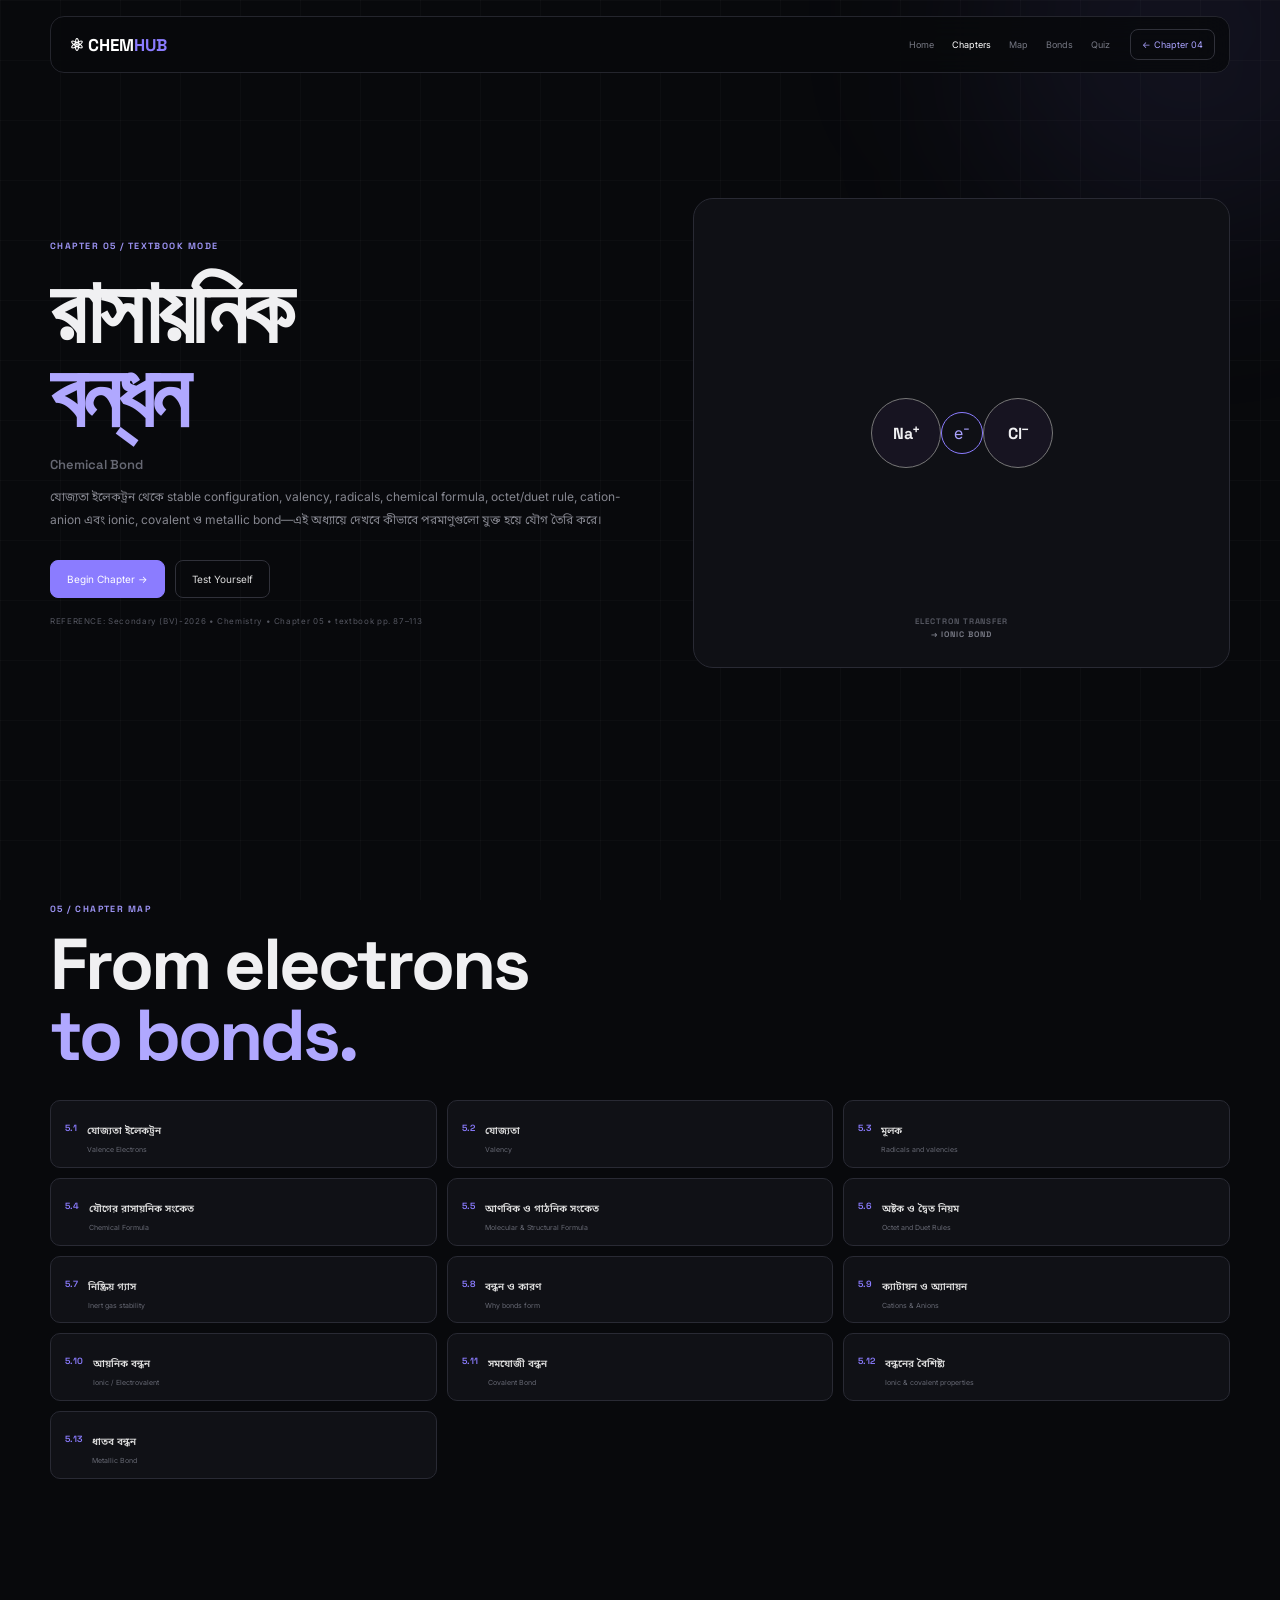
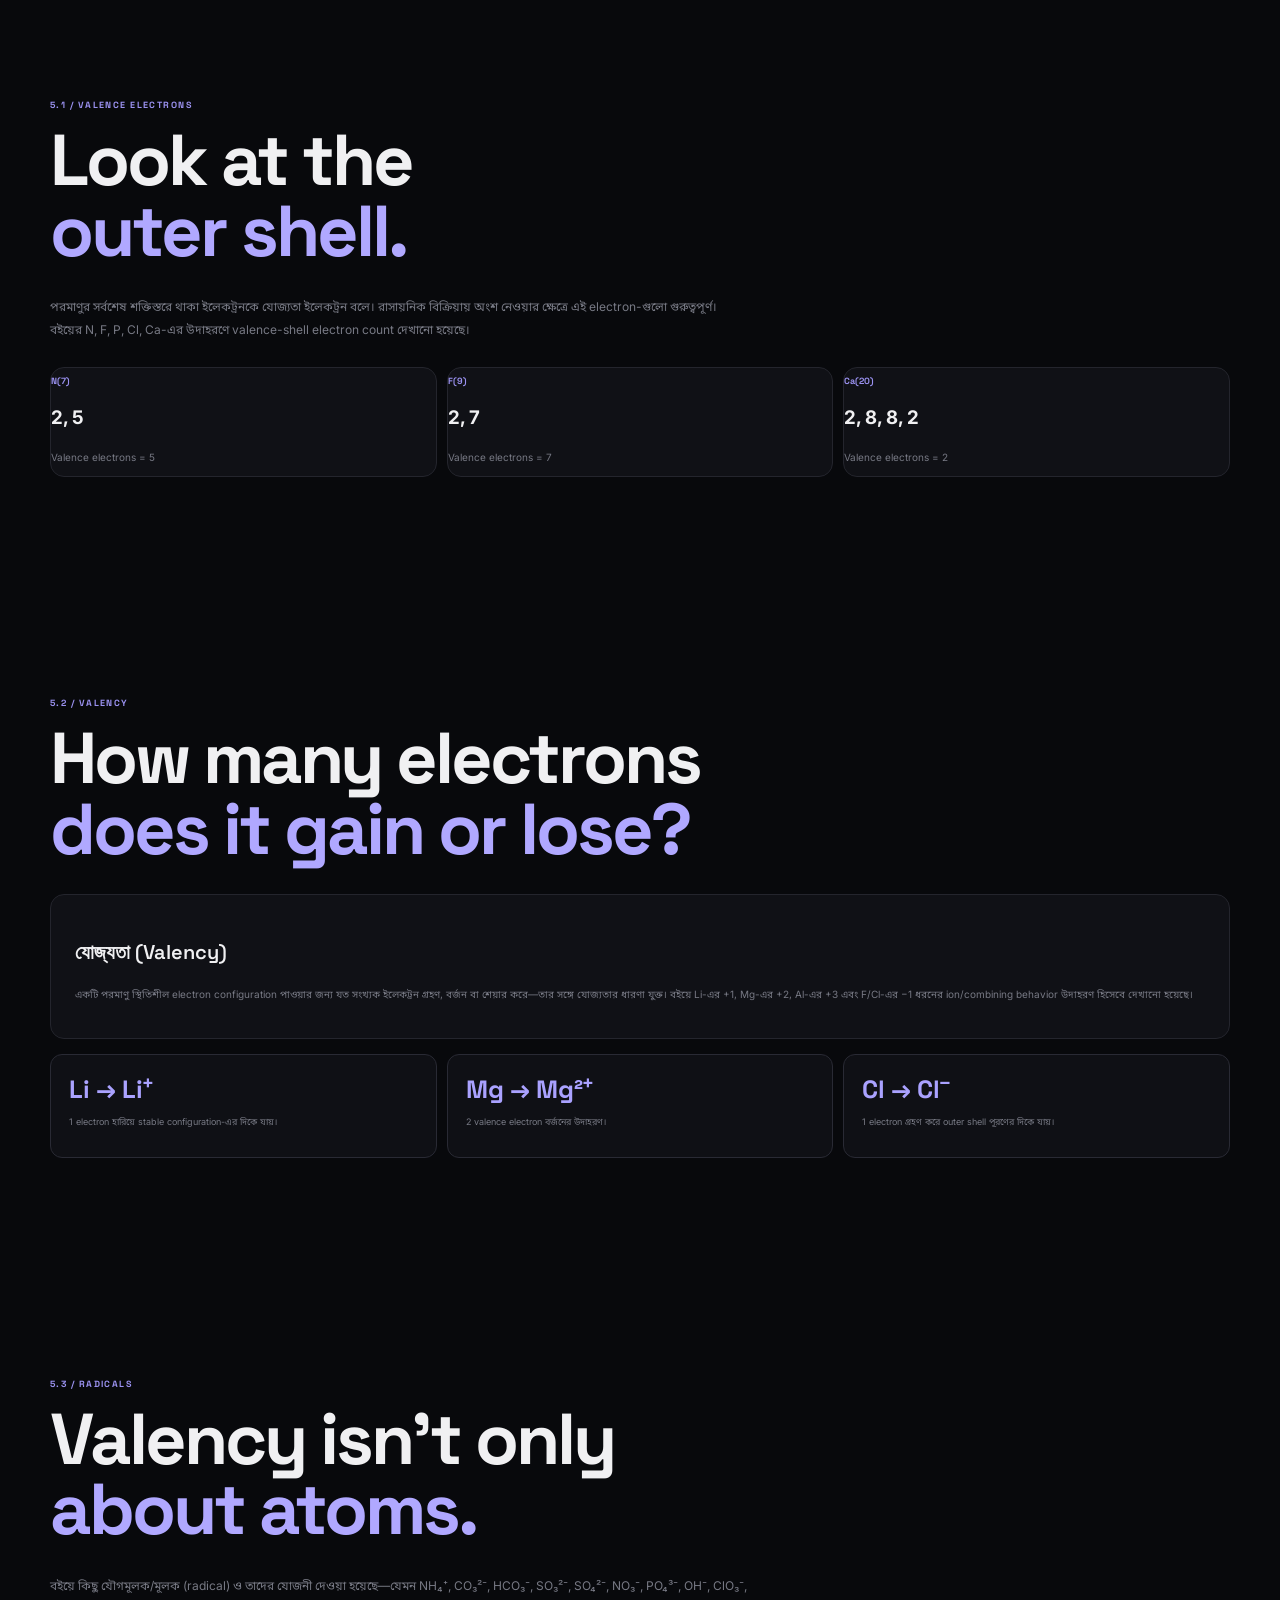
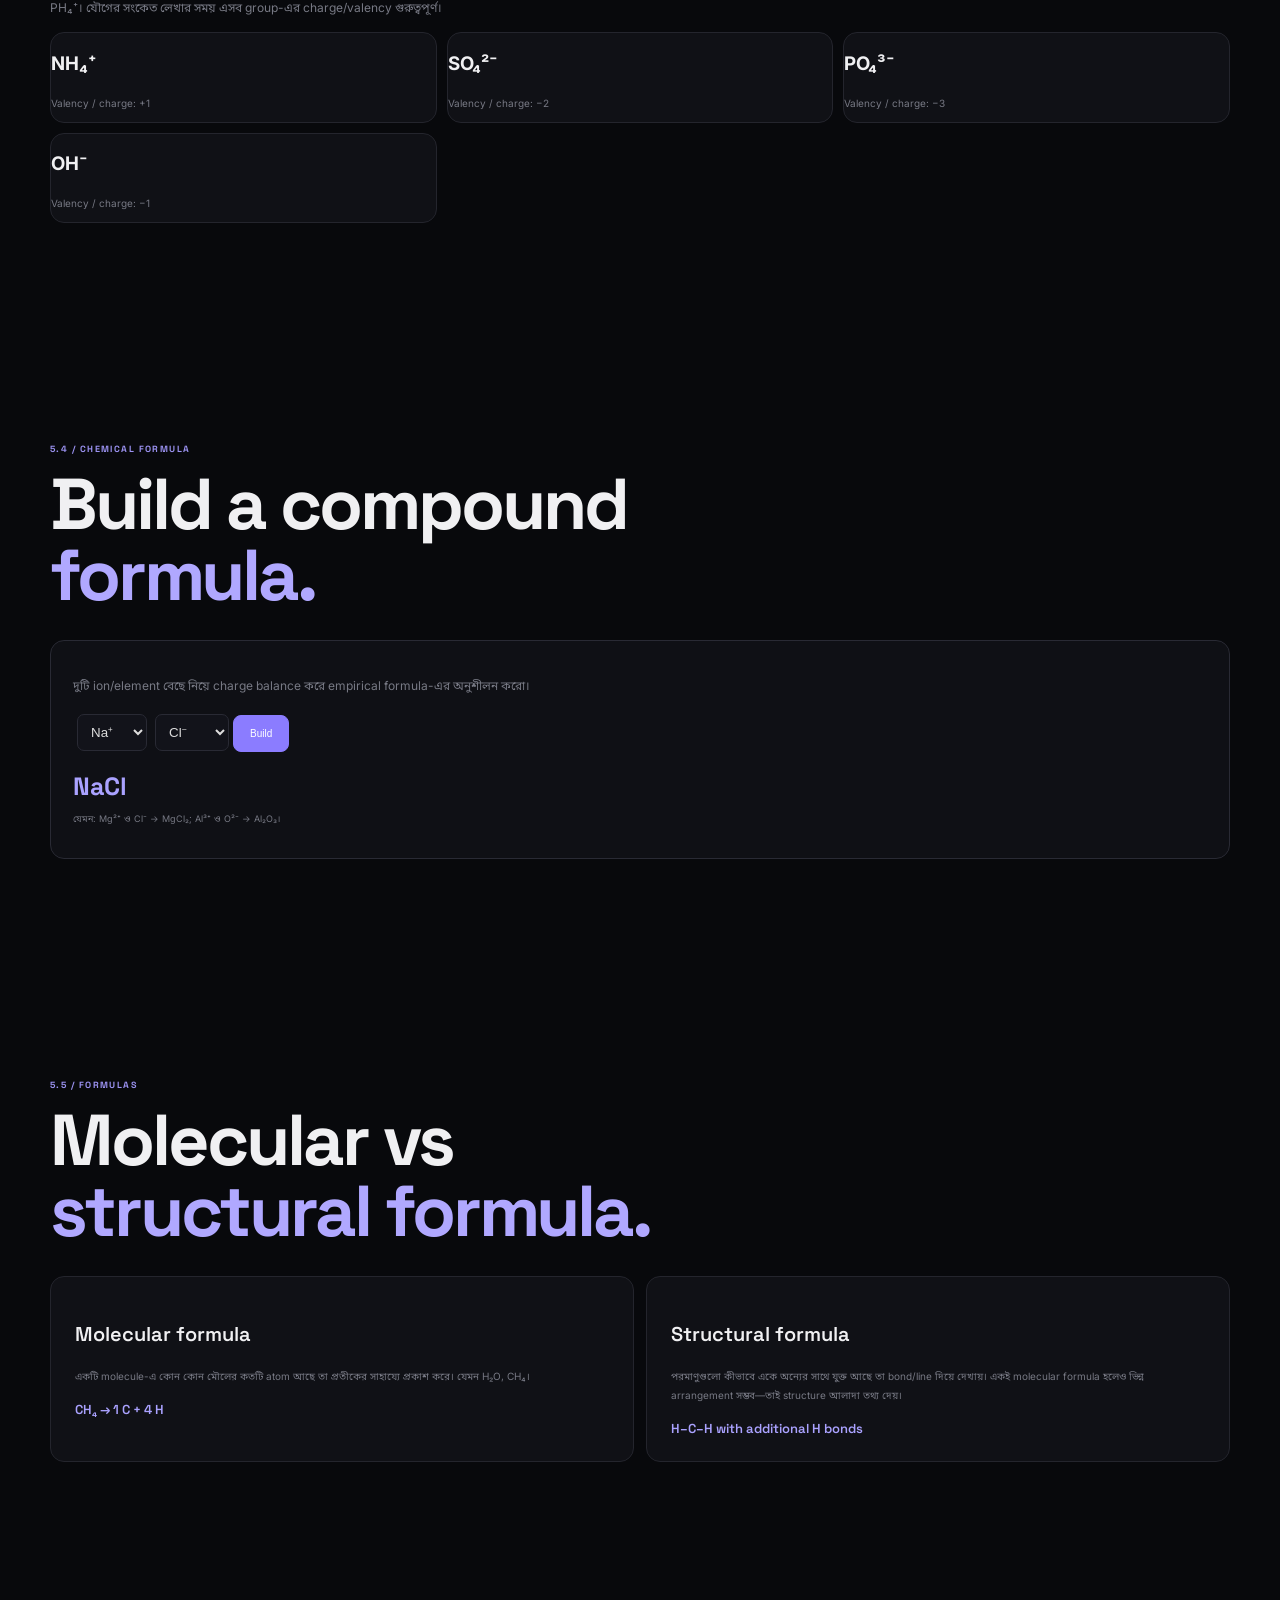
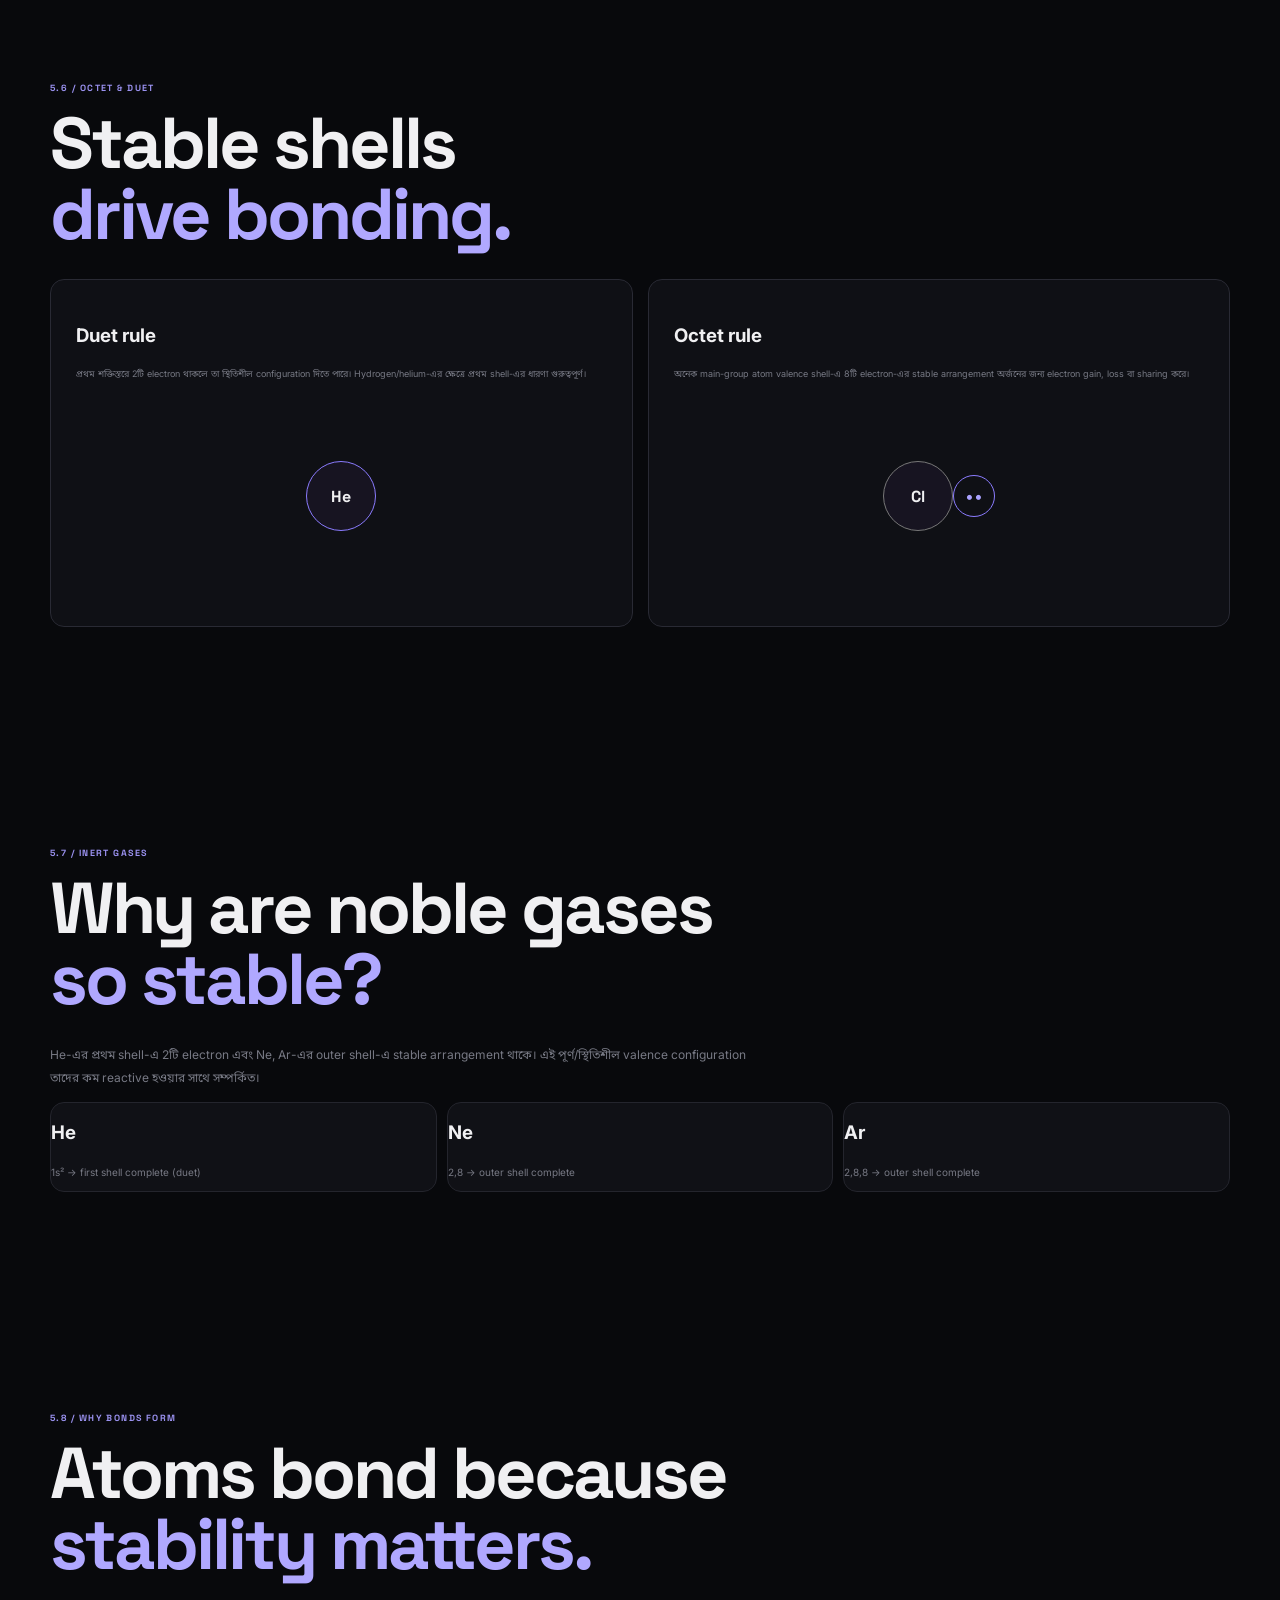
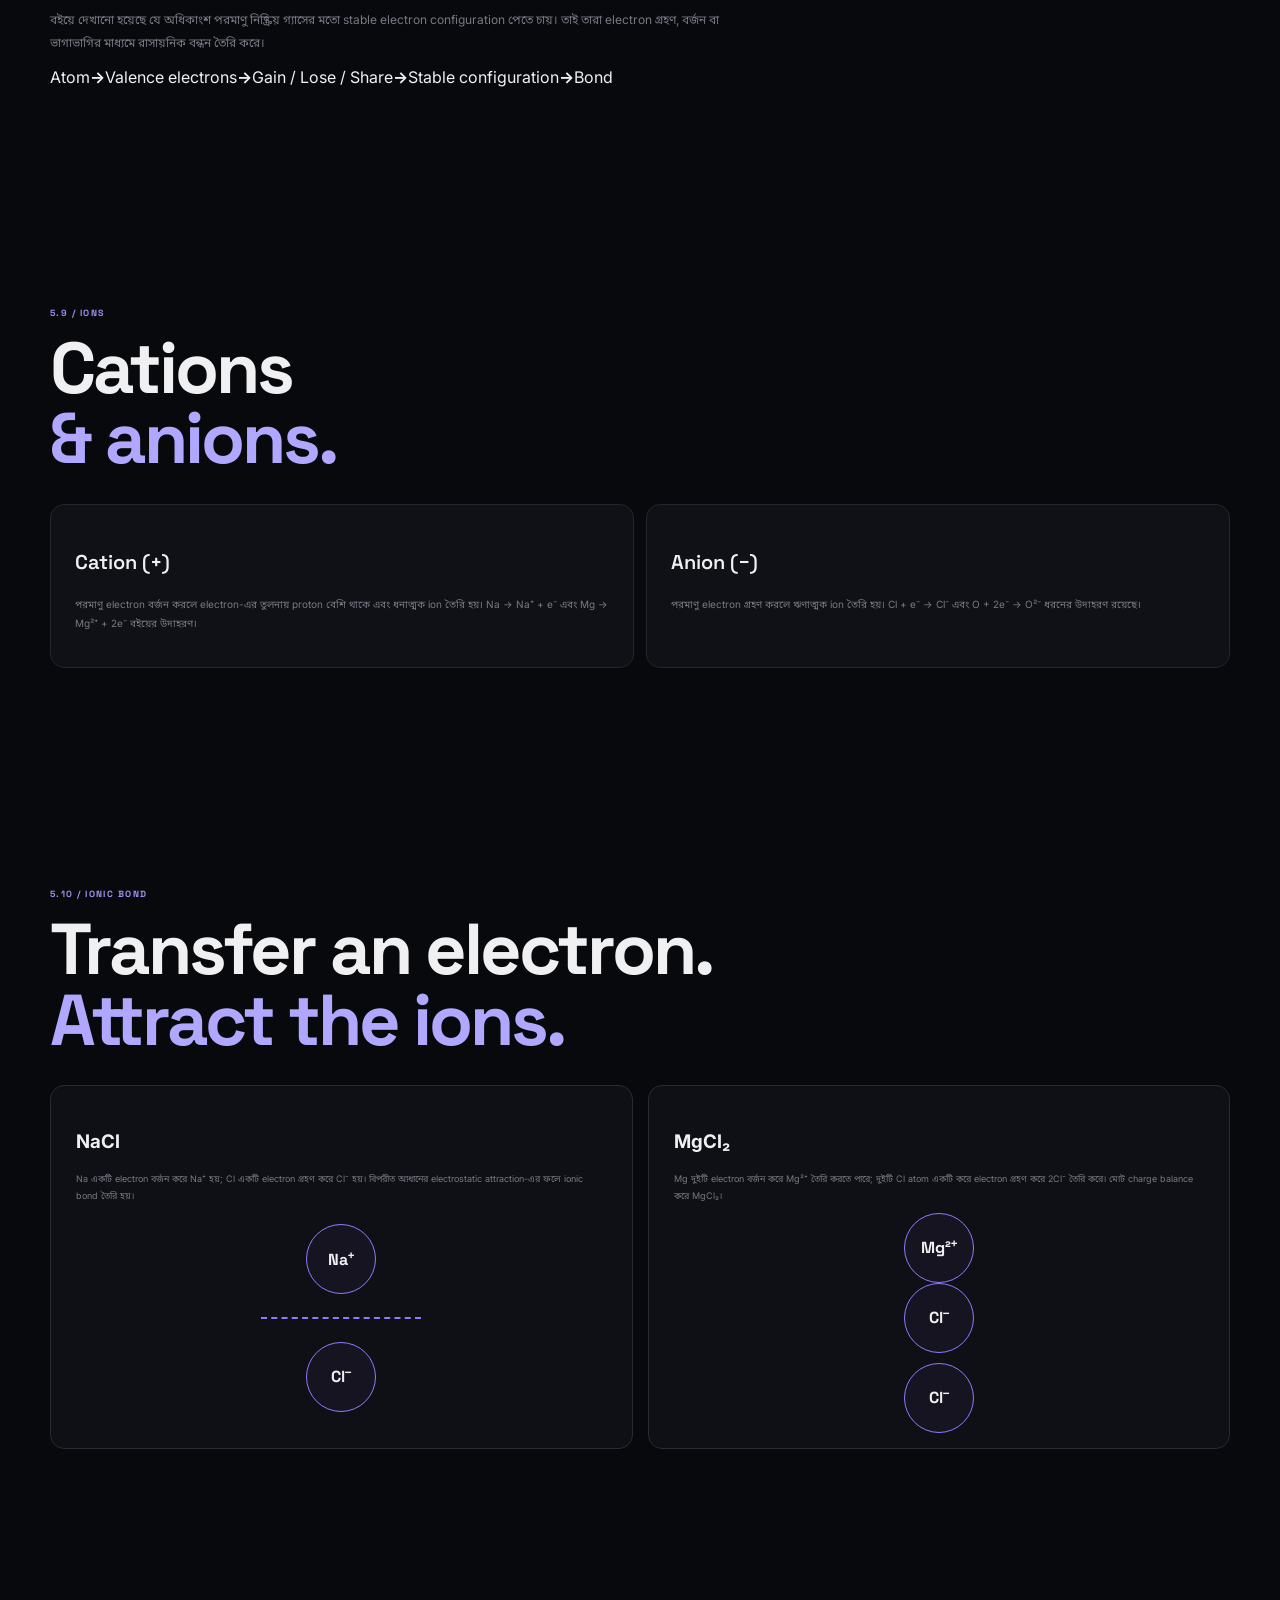
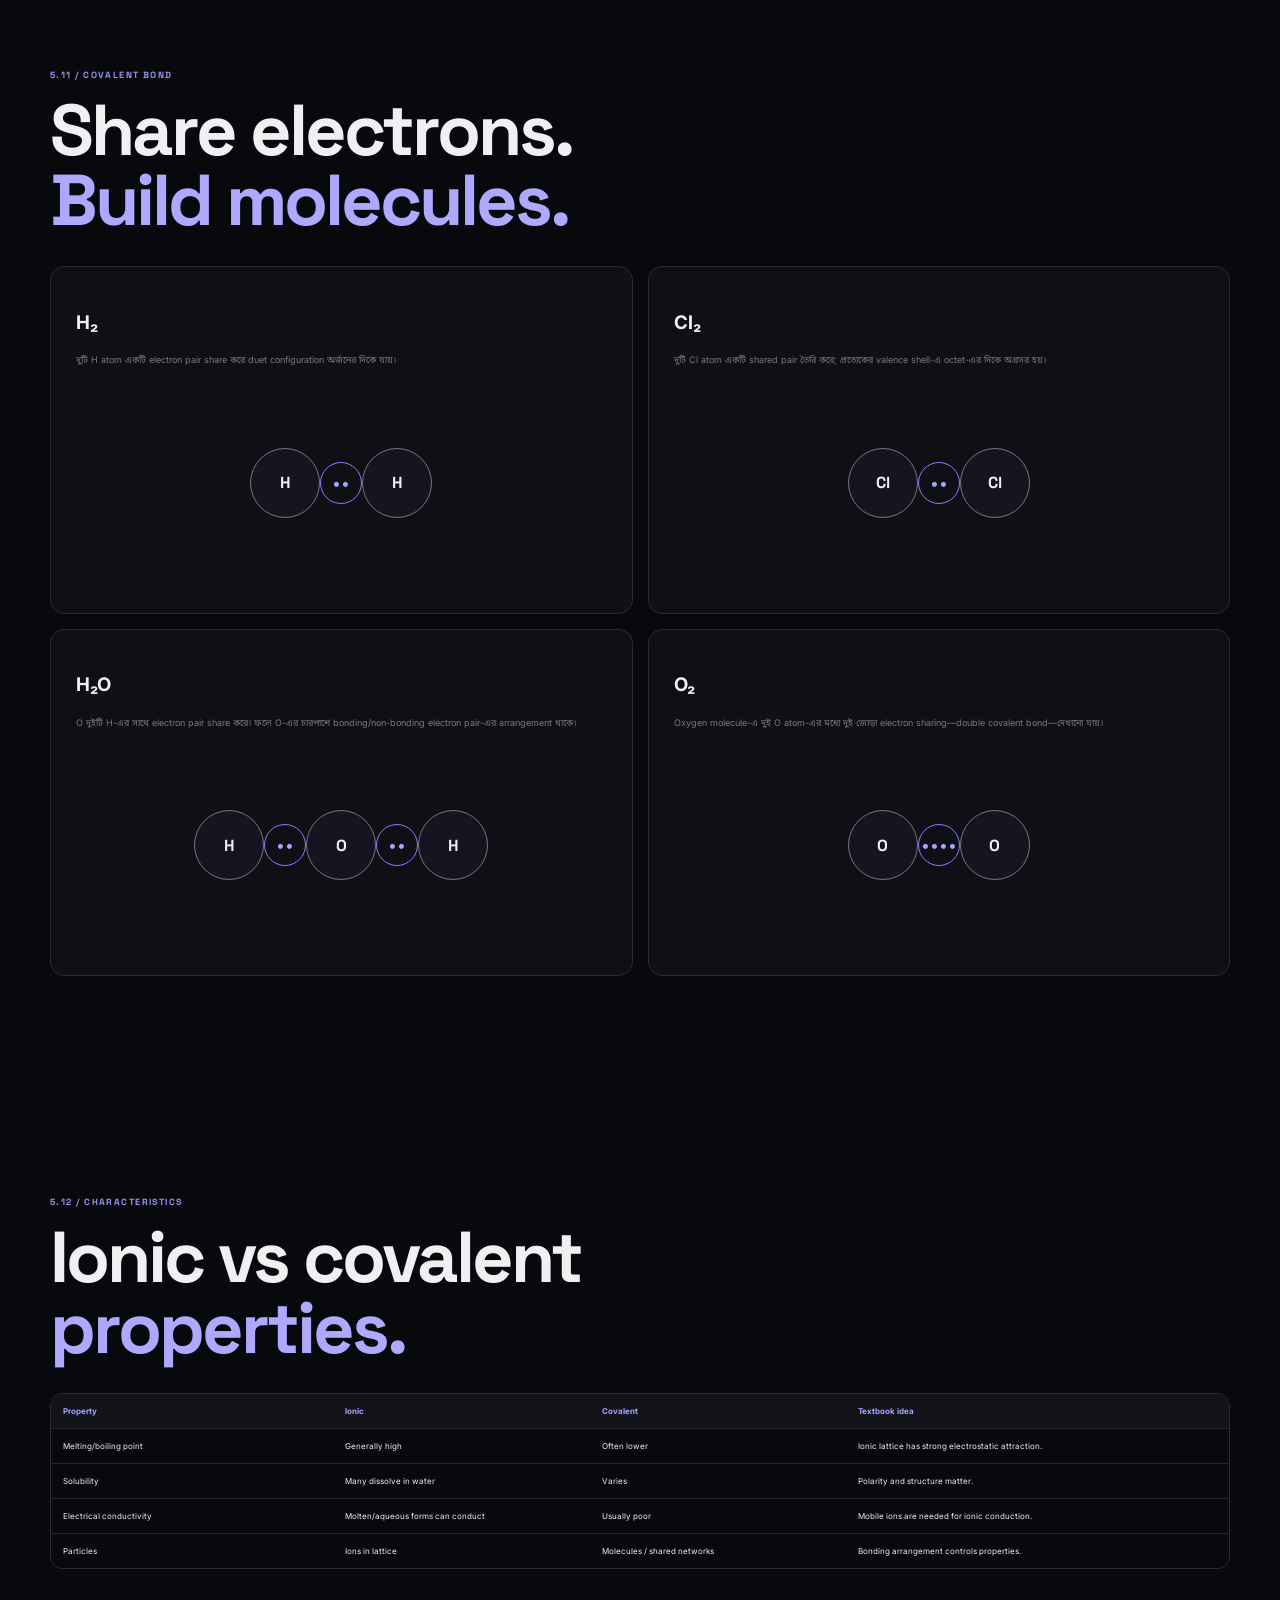
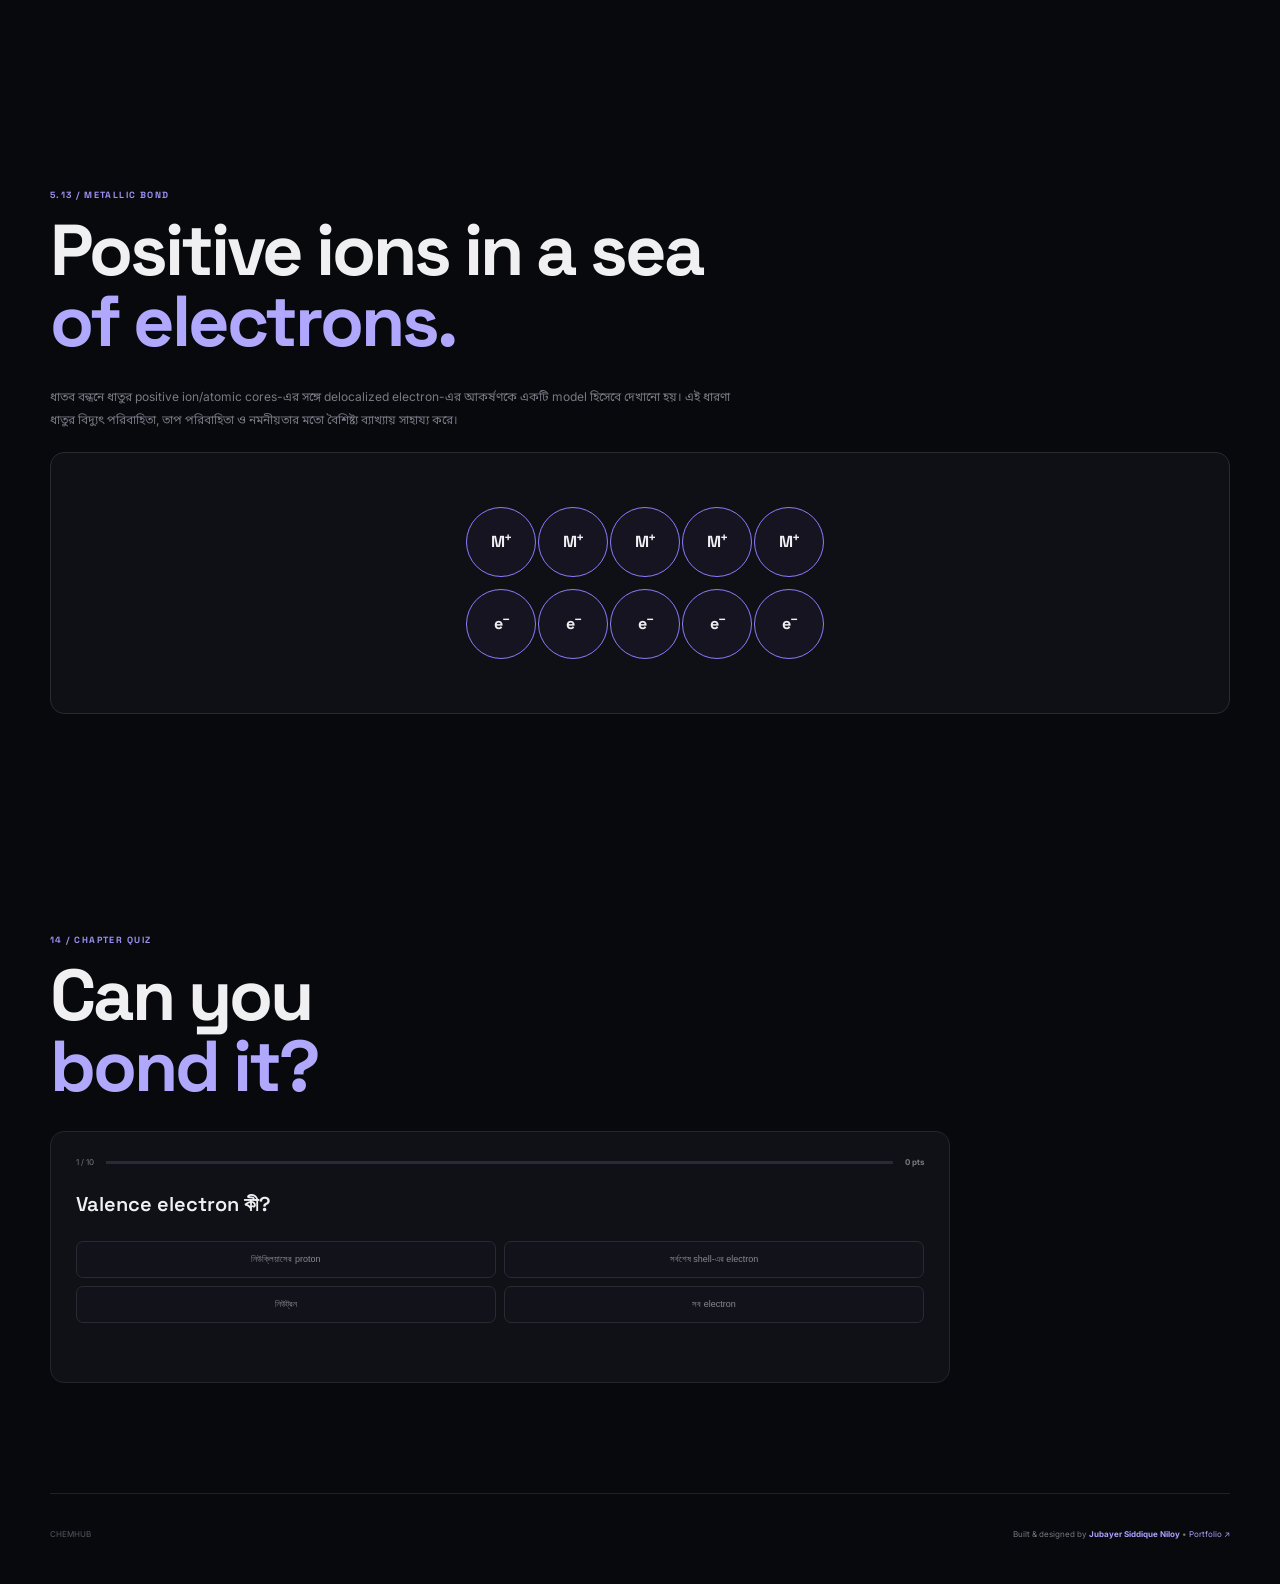
<file: chapter5.html>
<!doctype html>
<html lang="bn">

<head>
    <meta charset="utf-8">
    <meta name="viewport" content="width=device-width,initial-scale=1">
    <title>Chapter 05 — রাসায়নিক বন্ধন | ChemHub</title>
    <link rel="stylesheet" href="style.css">
    <link rel="stylesheet" href="chapters-expanded.css">
    <style>
        .bond-stage {
            display: grid;
            grid-template-columns: 1fr 1fr;
            gap: 15px
        }

        .bond-card {
            padding: 25px;
            border: 1px solid #292a34;
            background: #0f1015;
            border-radius: 14px
        }

        .bond-visual {
            height: 210px;
            display: grid;
            place-items: center;
            position: relative
        }

        .ion {
            width: 70px;
            height: 70px;
            border-radius: 50%;
            display: grid;
            place-items: center;
            border: 1px solid #8b7cff;
            background: #171421;
            font: 700 16px "Space Grotesk"
        }

        .ionic-line {
            width: 160px;
            border-top: 2px dashed #8b7cff
        }

        .shared {
            display: flex;
            gap: 0;
            align-items: center
        }

        .shared .ion {
            border-color: #777
        }

        .shared .pair {
            width: 42px;
            height: 42px;
            border-radius: 50%;
            border: 1px solid #8b7cff;
            display: grid;
            place-items: center;
            color: #aaa2ff
        }

        .formula-builder {
            padding: 22px;
            border: 1px solid #292a34;
            background: #0f1015;
            border-radius: 14px
        }

        .formula-builder select {
            background: #12131a;
            color: #ddd;
            border: 1px solid #292a34;
            padding: 9px;
            border-radius: 7px;
            margin: 4px
        }

        .formula-output {
            margin-top: 15px;
            font: 700 25px "Space Grotesk";
            color: #aaa2ff
        }

        .property-table {
            overflow: hidden;
            border: 1px solid #292a34;
            border-radius: 12px
        }

        .property-table>div {
            display: grid;
            grid-template-columns: 1.1fr 1fr 1fr 1.4fr;
            padding: 12px;
            border-bottom: 1px solid #24252d;
            font-size: 8px
        }

        .property-table>div:last-child {
            border: 0
        }

        .property-table .head {
            color: #aaa2ff;
            background: #13131a;
            font-weight: 700
        }

        .charge-lab {
            display: grid;
            grid-template-columns: repeat(3, 1fr);
            gap: 10px
        }

        .charge-card {
            padding: 18px;
            border: 1px solid #292a34;
            border-radius: 12px;
            background: #0f1015
        }

        .charge-card strong {
            font: 700 25px "Space Grotesk";
            color: #aaa2ff
        }

        .charge-card p {
            font-size: 9px;
            color: #777984;
            line-height: 1.7
        }

        @media(max-width:700px) {

            .bond-stage,
            .charge-lab {
                grid-template-columns: 1fr
            }

            .property-table {
                overflow-x: auto
            }

            .property-table>div {
                min-width: 650px
            }
        }

        .map-grid {
            display: grid;
            grid-template-columns: repeat(3, 1fr);
            gap: 10px;
            margin-top: 28px
        }

        .map-grid>a {
            display: grid;
            grid-template-columns: auto 1fr;
            column-gap: 10px;
            align-items: center;
            padding: 12px 14px;
            border: 1px solid #292a34;
            background: #101116;
            border-radius: 10px;
            color: #aaa2ff !important;
            text-decoration: none !important;
            transition: all .2s ease;
            min-height: 48px
        }

        .map-grid>a:hover {
            border-color: #8b7cff;
            background: #14121c;
            transform: translateY(-2px);
            box-shadow: 0 8px 25px rgba(139, 124, 255, .08)
        }

        .map-grid>a span {
            font: 600 9px "Space Grotesk";
            color: #8b7cff
        }

        .map-grid>a b {
            font: 600 10px "Noto Sans Bengali", "Inter", sans-serif;
            color: #ddd;
            text-decoration: none
        }

        .map-grid>a small {
            grid-column: 2;
            color: #666873;
            font-size: 7px;
            line-height: 1.4;
            margin-top: 2px
        }

        .map-grid>a:visited,
        .map-grid>a:active {
            color: #aaa2ff !important;
            text-decoration: none !important
        }

        @media(max-width:800px) {
            .map-grid {
                grid-template-columns: 1fr 1fr
            }
        }

        @media(max-width:520px) {
            .map-grid {
                grid-template-columns: 1fr
            }
        }
    </style>
</head>

<body>
    <div class="grid"></div>
    <div class="glow glow1"></div>
    <header class="nav"><a class="logo" href="index.html">⚛ CHEM<span>HUB</span></a>
        <nav><a href="index.html">Home</a><a class="active" href="chapters.html">Chapters</a><a href="#map">Map</a><a
                href="#bonds">Bonds</a><a href="#quiz">Quiz</a></nav><a class="nav-cta" href="chapter4.html">← Chapter
            04</a><button class="menu">☰</button>
    </header>
    <main>
        <section class="chapter-hero">
            <div>
                <div class="eyebrow">CHAPTER 05 / TEXTBOOK MODE</div>
                <h1>রাসায়নিক<br><em>বন্ধন</em></h1>
                <p class="eng-title">Chemical Bond</p>
                <p class="hero-sub">যোজ্যতা ইলেকট্রন থেকে stable configuration, valency, radicals, chemical formula,
                    octet/duet rule, cation-anion এবং ionic, covalent ও metallic bond—এই অধ্যায়ে দেখবে কীভাবে
                    পরমাণুগুলো যুক্ত হয়ে যৌগ তৈরি করে।</p>
                <div class="actions"><a class="btn primary" href="#map">Begin Chapter →</a><a class="btn"
                        href="#quiz">Test Yourself</a></div>
                <div class="source-note">REFERENCE: Secondary (BV)-2026 • Chemistry • Chapter 05 • textbook pp. 87–113
                </div>
            </div>
            <div class="science-visual">
                <div class="shared">
                    <div class="ion">Na⁺</div>
                    <div class="pair">e⁻</div>
                    <div class="ion">Cl⁻</div>
                </div>
                <div class="visual-caption">ELECTRON TRANSFER<br><b>→ IONIC BOND</b></div>
            </div>
        </section>
        <section class="section" id="map">
            <div class="eyebrow">05 / CHAPTER MAP</div>
            <h2>From electrons<br><em>to bonds.</em></h2>
            <div class="map-grid"><a href="#valence"><span>5.1</span><b>যোজ্যতা ইলেকট্রন</b><small>Valence
                        Electrons</small></a><a
                    href="#valency"><span>5.2</span><b>যোজ্যতা</b><small>Valency</small></a><a
                    href="#radicals"><span>5.3</span><b>মূলক</b><small>Radicals and valencies</small></a><a
                    href="#formula"><span>5.4</span><b>যৌগের রাসায়নিক সংকেত</b><small>Chemical Formula</small></a><a
                    href="#molecular"><span>5.5</span><b>আণবিক ও গাঠনিক সংকেত</b><small>Molecular & Structural
                        Formula</small></a><a href="#octet"><span>5.6</span><b>অষ্টক ও দ্বৈত নিয়ম</b><small>Octet and
                        Duet Rules</small></a><a href="#noble"><span>5.7</span><b>নিষ্ক্রিয় গ্যাস</b><small>Inert gas
                        stability</small></a><a href="#why"><span>5.8</span><b>বন্ধন ও কারণ</b><small>Why bonds
                        form</small></a><a href="#ions"><span>5.9</span><b>ক্যাটায়ন ও অ্যানায়ন</b><small>Cations &
                        Anions</small></a><a href="#ionic"><span>5.10</span><b>আয়নিক বন্ধন</b><small>Ionic /
                        Electrovalent</small></a><a href="#covalent"><span>5.11</span><b>সমযোজী বন্ধন</b><small>Covalent
                        Bond</small></a><a href="#properties"><span>5.12</span><b>বন্ধনের বৈশিষ্ট্য</b><small>Ionic &
                        covalent properties</small></a><a href="#metallic"><span>5.13</span><b>ধাতব
                        বন্ধন</b><small>Metallic Bond</small></a></div>
        </section>
        <section class="section" id="valence">
            <div class="eyebrow">5.1 / VALENCE ELECTRONS</div>
            <h2>Look at the<br><em>outer shell.</em></h2>
            <p class="lead">পরমাণুর সর্বশেষ শক্তিস্তরে থাকা ইলেকট্রনকে যোজ্যতা ইলেকট্রন বলে। রাসায়নিক বিক্রিয়ায় অংশ
                নেওয়ার ক্ষেত্রে এই electron-গুলো গুরুত্বপূর্ণ। বইয়ের N, F, P, Cl, Ca-এর উদাহরণে valence-shell electron
                count দেখানো হয়েছে।</p>
            <div class="cards" style="margin-top:25px">
                <div class="card"><span class="index">N(7)</span>
                    <h3>2, 5</h3>
                    <p>Valence electrons = 5</p>
                </div>
                <div class="card"><span class="index">F(9)</span>
                    <h3>2, 7</h3>
                    <p>Valence electrons = 7</p>
                </div>
                <div class="card"><span class="index">Ca(20)</span>
                    <h3>2, 8, 8, 2</h3>
                    <p>Valence electrons = 2</p>
                </div>
            </div>
        </section>
        <section class="section" id="valency">
            <div class="eyebrow">5.2 / VALENCY</div>
            <h2>How many electrons<br><em>does it gain or lose?</em></h2>
            <div class="definition">
                <h3>যোজ্যতা (Valency)</h3>
                <p>একটি পরমাণু স্থিতিশীল electron configuration পাওয়ার জন্য যত সংখ্যক ইলেকট্রন গ্রহণ, বর্জন বা শেয়ার
                    করে—তার সঙ্গে যোজ্যতার ধারণা যুক্ত। বইয়ে Li-এর +1, Mg-এর +2, Al-এর +3 এবং F/Cl-এর −1 ধরনের
                    ion/combining behavior উদাহরণ হিসেবে দেখানো হয়েছে।</p>
            </div>
            <div class="charge-lab" style="margin-top:15px">
                <div class="charge-card"><strong>Li → Li⁺</strong>
                    <p>1 electron হারিয়ে stable configuration-এর দিকে যায়।</p>
                </div>
                <div class="charge-card"><strong>Mg → Mg²⁺</strong>
                    <p>2 valence electron বর্জনের উদাহরণ।</p>
                </div>
                <div class="charge-card"><strong>Cl → Cl⁻</strong>
                    <p>1 electron গ্রহণ করে outer shell পূরণের দিকে যায়।</p>
                </div>
            </div>
        </section>
        <section class="section" id="radicals">
            <div class="eyebrow">5.3 / RADICALS</div>
            <h2>Valency isn't only<br><em>about atoms.</em></h2>
            <p class="lead">বইয়ে কিছু যৌগমূলক/মূলক (radical) ও তাদের যোজনী দেওয়া হয়েছে—যেমন NH₄⁺, CO₃²⁻, HCO₃⁻,
                SO₃²⁻, SO₄²⁻, NO₃⁻, PO₄³⁻, OH⁻, ClO₃⁻, PH₄⁺। যৌগের সংকেত লেখার সময় এসব group-এর charge/valency
                গুরুত্বপূর্ণ।</p>
            <div class="cards">
                <div class="card">
                    <h3>NH₄⁺</h3>
                    <p>Valency / charge: +1</p>
                </div>
                <div class="card">
                    <h3>SO₄²⁻</h3>
                    <p>Valency / charge: −2</p>
                </div>
                <div class="card">
                    <h3>PO₄³⁻</h3>
                    <p>Valency / charge: −3</p>
                </div>
                <div class="card">
                    <h3>OH⁻</h3>
                    <p>Valency / charge: −1</p>
                </div>
            </div>
        </section>
        <section class="section" id="formula">
            <div class="eyebrow">5.4 / CHEMICAL FORMULA</div>
            <h2>Build a compound<br><em>formula.</em></h2>
            <div class="formula-builder">
                <p class="lead">দুটি ion/element বেছে নিয়ে charge balance করে empirical formula-এর অনুশীলন করো।</p>
                <select id="cat">
                    <option value="Na,1">Na⁺</option>
                    <option value="Mg,2">Mg²⁺</option>
                    <option value="Al,3">Al³⁺</option>
                    <option value="Ca,2">Ca²⁺</option>
                    <option value="NH4,1">NH₄⁺</option>
                </select><select id="an">
                    <option value="Cl,1">Cl⁻</option>
                    <option value="O,2">O²⁻</option>
                    <option value="SO4,2">SO₄²⁻</option>
                    <option value="NO3,1">NO₃⁻</option>
                    <option value="PO4,3">PO₄³⁻</option>
                </select><button class="btn primary" onclick="makeFormula()">Build</button>
                <div class="formula-output" id="formulaOut">NaCl</div>
                <p class="micro">যেমন: Mg²⁺ ও Cl⁻ → MgCl₂; Al³⁺ ও O²⁻ → Al₂O₃।</p>
            </div>
        </section>
        <section class="section" id="molecular">
            <div class="eyebrow">5.5 / FORMULAS</div>
            <h2>Molecular vs<br><em>structural formula.</em></h2>
            <div class="two-col">
                <div class="concept">
                    <h3>Molecular formula</h3>
                    <p>একটি molecule-এ কোন কোন মৌলের কতটি atom আছে তা প্রতীকের সাহায্যে প্রকাশ করে। যেমন H₂O, CH₄।</p>
                    <div class="ratio">CH₄ → 1 C + 4 H</div>
                </div>
                <div class="concept">
                    <h3>Structural formula</h3>
                    <p>পরমাণুগুলো কীভাবে একে অন্যের সাথে যুক্ত আছে তা bond/line দিয়ে দেখায়। একই molecular formula হলেও
                        ভিন্ন arrangement সম্ভব—তাই structure আলাদা তথ্য দেয়।</p>
                    <div class="ratio">H–C–H with additional H bonds</div>
                </div>
            </div>
        </section>
        <section class="section" id="octet">
            <div class="eyebrow">5.6 / OCTET & DUET</div>
            <h2>Stable shells<br><em>drive bonding.</em></h2>
            <div class="bond-stage">
                <div class="bond-card">
                    <h3>Duet rule</h3>
                    <p class="micro">প্রথম শক্তিস্তরে 2টি electron থাকলে তা স্থিতিশীল configuration দিতে পারে।
                        Hydrogen/helium-এর ক্ষেত্রে প্রথম shell-এর ধারণা গুরুত্বপূর্ণ।</p>
                    <div class="bond-visual">
                        <div class="ion">He</div>
                    </div>
                </div>
                <div class="bond-card">
                    <h3>Octet rule</h3>
                    <p class="micro">অনেক main-group atom valence shell-এ 8টি electron-এর stable arrangement অর্জনের
                        জন্য electron gain, loss বা sharing করে।</p>
                    <div class="bond-visual">
                        <div class="shared">
                            <div class="ion">Cl</div>
                            <div class="pair">••</div>
                        </div>
                    </div>
                </div>
            </div>
        </section>
        <section class="section" id="noble">
            <div class="eyebrow">5.7 / INERT GASES</div>
            <h2>Why are noble gases<br><em>so stable?</em></h2>
            <p class="lead">He-এর প্রথম shell-এ 2টি electron এবং Ne, Ar-এর outer shell-এ stable arrangement থাকে। এই
                পূর্ণ/স্থিতিশীল valence configuration তাদের কম reactive হওয়ার সাথে সম্পর্কিত।</p>
            <div class="cards">
                <div class="card">
                    <h3>He</h3>
                    <p>1s² → first shell complete (duet)</p>
                </div>
                <div class="card">
                    <h3>Ne</h3>
                    <p>2,8 → outer shell complete</p>
                </div>
                <div class="card">
                    <h3>Ar</h3>
                    <p>2,8,8 → outer shell complete</p>
                </div>
            </div>
        </section>
        <section class="section" id="why">
            <div class="eyebrow">5.8 / WHY BONDS FORM</div>
            <h2>Atoms bond because<br><em>stability matters.</em></h2>
            <p class="lead">বইয়ে দেখানো হয়েছে যে অধিকাংশ পরমাণু নিষ্ক্রিয় গ্যাসের মতো stable electron configuration
                পেতে চায়। তাই তারা electron গ্রহণ, বর্জন বা ভাগাভাগির মাধ্যমে রাসায়নিক বন্ধন তৈরি করে।</p>
            <div class="flow"><span>Atom</span><b>→</b><span>Valence electrons</span><b>→</b><span>Gain / Lose /
                    Share</span><b>→</b><span>Stable configuration</span><b>→</b><span>Bond</span></div>
        </section>
        <section class="section" id="ions">
            <div class="eyebrow">5.9 / IONS</div>
            <h2>Cations<br><em>& anions.</em></h2>
            <div class="two-col">
                <div class="concept">
                    <h3>Cation (+)</h3>
                    <p>পরমাণু electron বর্জন করলে electron-এর তুলনায় proton বেশি থাকে এবং ধনাত্মক ion তৈরি হয়। Na →
                        Na⁺ + e⁻ এবং Mg → Mg²⁺ + 2e⁻ বইয়ের উদাহরণ।</p>
                </div>
                <div class="concept">
                    <h3>Anion (−)</h3>
                    <p>পরমাণু electron গ্রহণ করলে ঋণাত্মক ion তৈরি হয়। Cl + e⁻ → Cl⁻ এবং O + 2e⁻ → O²⁻ ধরনের উদাহরণ
                        রয়েছে।</p>
                </div>
            </div>
        </section>
        <section class="section" id="ionic">
            <div class="eyebrow">5.10 / IONIC BOND</div>
            <h2>Transfer an electron.<br><em>Attract the ions.</em></h2>
            <div class="bond-stage">
                <div class="bond-card">
                    <h3>NaCl</h3>
                    <p class="micro">Na একটি electron বর্জন করে Na⁺ হয়; Cl একটি electron গ্রহণ করে Cl⁻ হয়। বিপরীত
                        আধানের electrostatic attraction-এর ফলে ionic bond তৈরি হয়।</p>
                    <div class="bond-visual">
                        <div class="ion">Na⁺</div>
                        <div class="ionic-line"></div>
                        <div class="ion">Cl⁻</div>
                    </div>
                </div>
                <div class="bond-card">
                    <h3>MgCl₂</h3>
                    <p class="micro">Mg দুইটি electron বর্জন করে Mg²⁺ তৈরি করতে পারে; দুইটি Cl atom একটি করে electron
                        গ্রহণ করে 2Cl⁻ তৈরি করে। মোট charge balance করে MgCl₂।</p>
                    <div class="bond-visual">
                        <div class="ion">Mg²⁺</div>
                        <div style="display:flex;flex-direction:column;gap:10px">
                            <div class="ion">Cl⁻</div>
                            <div class="ion">Cl⁻</div>
                        </div>
                    </div>
                </div>
            </div>
        </section>
        <section class="section" id="covalent">
            <div class="eyebrow">5.11 / COVALENT BOND</div>
            <h2>Share electrons.<br><em>Build molecules.</em></h2>
            <div class="bond-stage">
                <div class="bond-card">
                    <h3>H₂</h3>
                    <p class="micro">দুটি H atom একটি electron pair share করে duet configuration অর্জনের দিকে যায়।</p>
                    <div class="bond-visual">
                        <div class="shared">
                            <div class="ion">H</div>
                            <div class="pair">••</div>
                            <div class="ion">H</div>
                        </div>
                    </div>
                </div>
                <div class="bond-card">
                    <h3>Cl₂</h3>
                    <p class="micro">দুটি Cl atom একটি shared pair তৈরি করে; প্রত্যেকের valence shell-এ octet-এর দিকে
                        অগ্রসর হয়।</p>
                    <div class="bond-visual">
                        <div class="shared">
                            <div class="ion">Cl</div>
                            <div class="pair">••</div>
                            <div class="ion">Cl</div>
                        </div>
                    </div>
                </div>
                <div class="bond-card">
                    <h3>H₂O</h3>
                    <p class="micro">O দুইটি H-এর সাথে electron pair share করে। ফলে O-এর চারপাশে bonding/non-bonding
                        electron pair-এর arrangement থাকে।</p>
                    <div class="bond-visual">
                        <div class="shared">
                            <div class="ion">H</div>
                            <div class="pair">••</div>
                            <div class="ion">O</div>
                            <div class="pair">••</div>
                            <div class="ion">H</div>
                        </div>
                    </div>
                </div>
                <div class="bond-card">
                    <h3>O₂</h3>
                    <p class="micro">Oxygen molecule-এ দুই O atom-এর মধ্যে দুই জোড়া electron sharing—double covalent
                        bond—দেখানো যায়।</p>
                    <div class="bond-visual">
                        <div class="shared">
                            <div class="ion">O</div>
                            <div class="pair">••••</div>
                            <div class="ion">O</div>
                        </div>
                    </div>
                </div>
            </div>
        </section>
        <section class="section" id="properties">
            <div class="eyebrow">5.12 / CHARACTERISTICS</div>
            <h2>Ionic vs covalent<br><em>properties.</em></h2>
            <div class="property-table">
                <div class="head"><span>Property</span><span>Ionic</span><span>Covalent</span><span>Textbook idea</span>
                </div>
                <div><span>Melting/boiling point</span><span>Generally high</span><span>Often lower</span><span>Ionic
                        lattice has strong electrostatic attraction.</span></div>
                <div><span>Solubility</span><span>Many dissolve in water</span><span>Varies</span><span>Polarity and
                        structure matter.</span></div>
                <div><span>Electrical conductivity</span><span>Molten/aqueous forms can conduct</span><span>Usually
                        poor</span><span>Mobile ions are needed for ionic conduction.</span></div>
                <div><span>Particles</span><span>Ions in lattice</span><span>Molecules / shared
                        networks</span><span>Bonding arrangement controls properties.</span></div>
            </div>
        </section>
        <section class="section" id="metallic">
            <div class="eyebrow">5.13 / METALLIC BOND</div>
            <h2>Positive ions in a sea<br><em>of electrons.</em></h2>
            <p class="lead">ধাতব বন্ধনে ধাতুর positive ion/atomic cores-এর সঙ্গে delocalized electron-এর আকর্ষণকে একটি
                model হিসেবে দেখানো হয়। এই ধারণা ধাতুর বিদ্যুৎ পরিবাহিতা, তাপ পরিবাহিতা ও নমনীয়তার মতো বৈশিষ্ট্য
                ব্যাখ্যায় সাহায্য করে।</p>
            <div class="bond-card" style="margin-top:20px">
                <div class="bond-visual">
                    <div style="display:grid;grid-template-columns:repeat(5,60px);gap:12px">
                        <div class="ion">M⁺</div>
                        <div class="ion">M⁺</div>
                        <div class="ion">M⁺</div>
                        <div class="ion">M⁺</div>
                        <div class="ion">M⁺</div>
                        <div class="ion">e⁻</div>
                        <div class="ion">e⁻</div>
                        <div class="ion">e⁻</div>
                        <div class="ion">e⁻</div>
                        <div class="ion">e⁻</div>
                    </div>
                </div>
            </div>
        </section>
        <section class="section" id="quiz">
            <div class="eyebrow">14 / CHAPTER QUIZ</div>
            <h2>Can you<br><em>bond it?</em></h2>
            <div class="quiz">
                <div class="quiz-top"><span id="qcount">1 / 10</span>
                    <div class="bar"><i id="qbar"></i></div><b id="qscore">0 pts</b>
                </div>
                <h3 id="qtext"></h3>
                <div class="answers" id="qanswers"></div>
                <p class="feedback" id="qfeedback"></p>
            </div>
        </section>
    </main>
    <footer><span>CHEMHUB</span><span class="credit">Built & designed by <strong>Jubayer Siddique Niloy</strong> • <a
                href="https://niloy-portfolio-pi.vercel.app" target="_blank" rel="noopener">Portfolio ↗</a></span>
    </footer>
    <script src="chapter5.js"></script>
    <script src="app.js"></script>
</body>

</html>
</file>
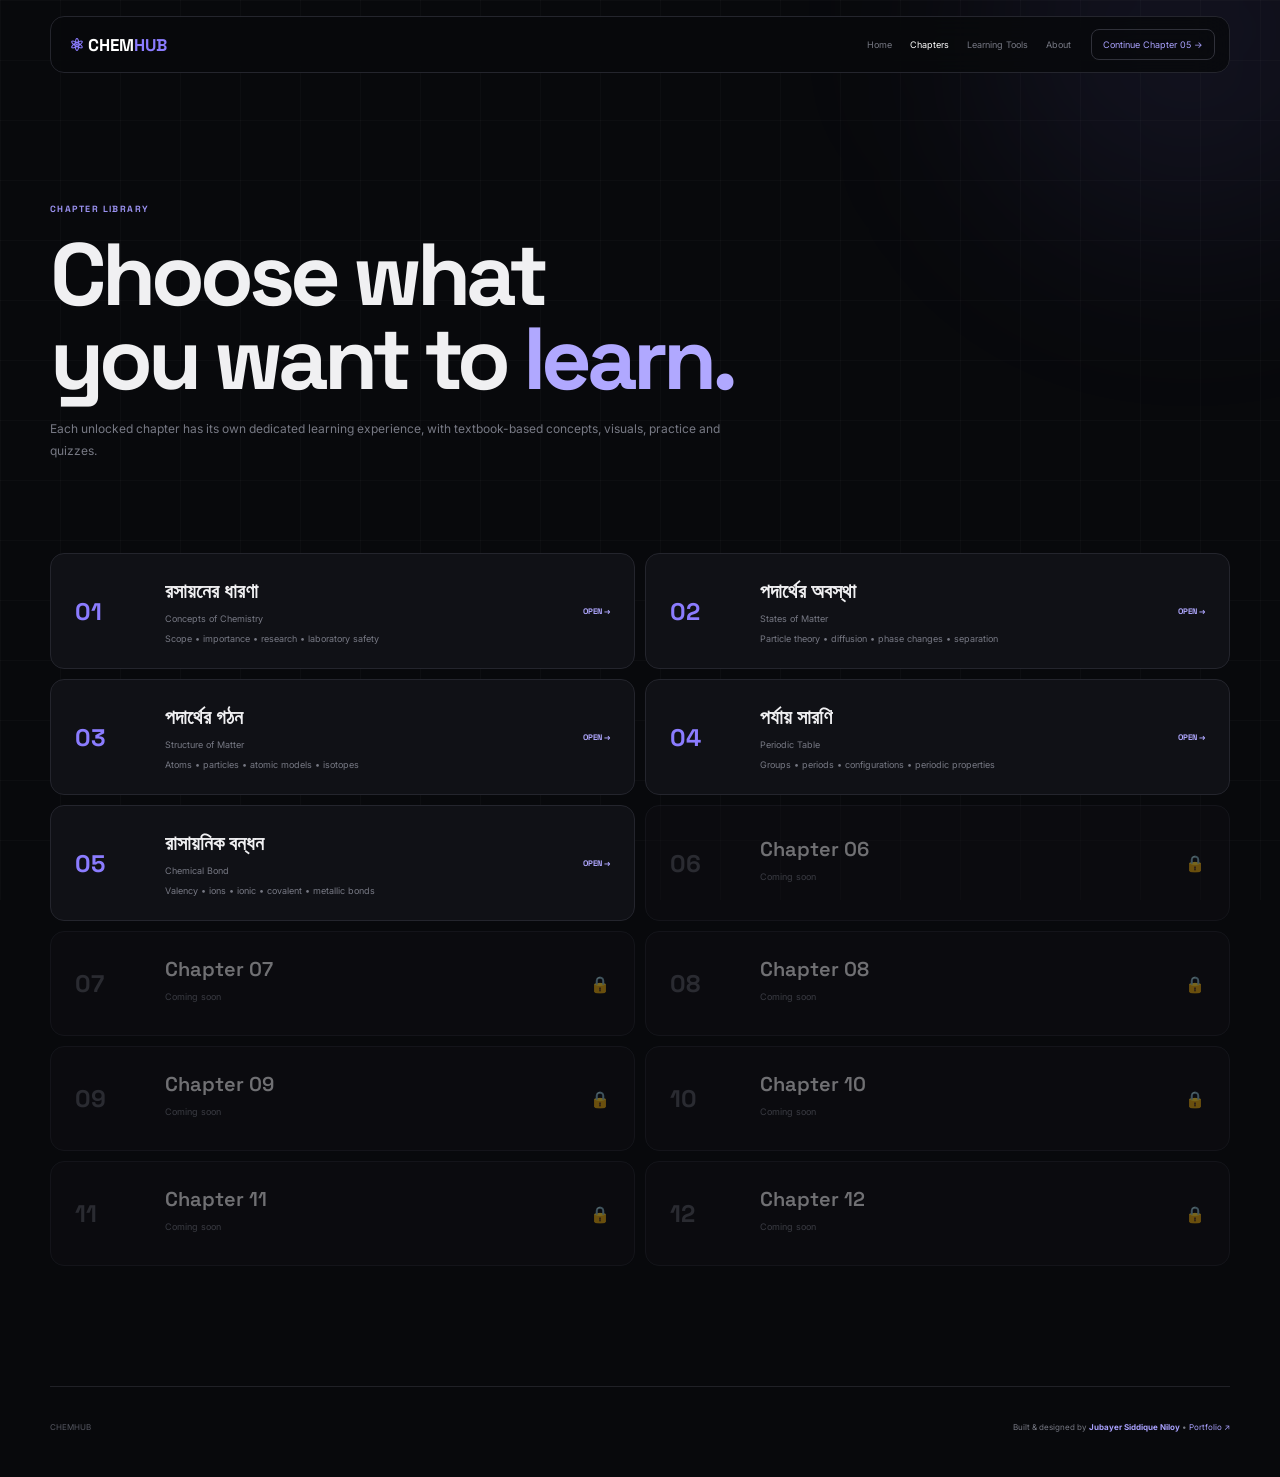
<file: chapters.html>
<!DOCTYPE html>
<html lang="en">

<head>
  <meta charset="UTF-8">
  <meta name="viewport" content="width=device-width,initial-scale=1.0">
  <title>Chapters — ChemHub</title>
  <link rel="preconnect" href="https://fonts.googleapis.com">
  <link rel="preconnect" href="https://fonts.gstatic.com" crossorigin>
  <link
    href="https://fonts.googleapis.com/css2?family=Inter:wght@400;500;600;700&family=Space+Grotesk:wght@500;600;700&display=swap"
    rel="stylesheet">
  <link rel="stylesheet" href="style.css">
  <style>
    /* Chapters 01–05 are currently available */
    .chapter-library>a.chapter:nth-child(-n+5) {
      opacity: 1 !important;
      pointer-events: auto !important;
      cursor: pointer !important;
      filter: none !important;
    }

    .chapter-library>a.chapter:nth-child(-n+5) .num {
      color: var(--accent) !important;
    }

    .chapter-library>a.chapter:nth-child(-n+5) .open {
      display: inline !important;
      color: var(--accent2) !important;
    }
  </style>
</head>

<body>
  <div class="grid"></div>
  <div class="glow glow1"></div>
  <header class="nav"><a class="logo" href="index.html"><span>⚛</span> CHEM<span>HUB</span></a>
    <nav><a href="index.html">Home</a><a class="active" href="chapters.html">Chapters</a><a
        href="index.html#tools">Learning Tools</a><a href="index.html#about">About</a></nav><a class="nav-cta"
      href="chapter5.html">Continue Chapter 05 →</a><button class="menu">☰</button>
  </header>
  <main>
    <section class="page-hero">
      <div class="eyebrow">CHAPTER LIBRARY</div>
      <h1>Choose what<br>you want to <em>learn.</em></h1>
      <p>Each unlocked chapter has its own dedicated learning experience, with textbook-based concepts, visuals,
        practice and quizzes.</p>
    </section>
    <section class="chapter-library">
      <a class="chapter unlocked" href="chapter1.html">
        <div class="num">01</div>
        <div>
          <h2>রসায়নের ধারণা</h2>
          <p>Concepts of Chemistry</p><small>Scope • importance • research • laboratory safety</small>
        </div><span class="open">OPEN →</span>
      </a>
      <a class="chapter unlocked" href="chapter2.html">
        <div class="num">02</div>
        <div>
          <h2>পদার্থের অবস্থা</h2>
          <p>States of Matter</p><small>Particle theory • diffusion • phase changes • separation</small>
        </div><span class="open">OPEN →</span>
      </a>
      <a class="chapter unlocked" href="chapter3.html">
        <div class="num">03</div>
        <div>
          <h2>পদার্থের গঠন</h2>
          <p>Structure of Matter</p><small>Atoms • particles • atomic models • isotopes</small>
        </div><span class="open">OPEN →</span>
      </a>
      <a class="chapter unlocked" href="chapter4.html">
        <div class="num">04</div>
        <div>
          <h2>পর্যায় সারণি</h2>
          <p>Periodic Table</p><small>Groups • periods • configurations • periodic properties</small>
        </div><span class="open">OPEN →</span>
      </a>
      <a class="chapter unlocked" href="chapter5.html">
        <div class="num">05</div>
        <div>
          <h2>রাসায়নিক বন্ধন</h2>
          <p>Chemical Bond</p><small>Valency • ions • ionic • covalent • metallic bonds</small>
        </div><span class="open">OPEN →</span>
      </a>
      <article class="chapter locked">
        <div class="num">06</div>
        <div>
          <h2>Chapter 06</h2>
          <p>Coming soon</p>
        </div><span>🔒</span>
      </article>
      <article class="chapter locked">
        <div class="num">07</div>
        <div>
          <h2>Chapter 07</h2>
          <p>Coming soon</p>
        </div><span>🔒</span>
      </article>
      <article class="chapter locked">
        <div class="num">08</div>
        <div>
          <h2>Chapter 08</h2>
          <p>Coming soon</p>
        </div><span>🔒</span>
      </article>
      <article class="chapter locked">
        <div class="num">09</div>
        <div>
          <h2>Chapter 09</h2>
          <p>Coming soon</p>
        </div><span>🔒</span>
      </article>
      <article class="chapter locked">
        <div class="num">10</div>
        <div>
          <h2>Chapter 10</h2>
          <p>Coming soon</p>
        </div><span>🔒</span>
      </article>
      <article class="chapter locked">
        <div class="num">11</div>
        <div>
          <h2>Chapter 11</h2>
          <p>Coming soon</p>
        </div><span>🔒</span>
      </article>
      <article class="chapter locked">
        <div class="num">12</div>
        <div>
          <h2>Chapter 12</h2>
          <p>Coming soon</p>
        </div><span>🔒</span>
      </article>
    </section>
  </main>
  <footer><span>CHEMHUB</span><span class="credit">Built & designed by <strong>Jubayer Siddique Niloy</strong> • <a
        href="https://niloy-portfolio-pi.vercel.app" target="_blank" rel="noopener">Portfolio ↗</a></span></footer>
  <script src="app.js"></script>
</body>

</html>
</file>
<file: style.css>
@import url('https://fonts.googleapis.com/css2?family=Inter:wght@400;500;600;700&family=Noto+Sans+Bengali:wght@400;500;600;700&family=Space+Grotesk:wght@500;600;700&display=swap');

:root {
    --bg: #08090c;
    --soft: #0d0e12;
    --card: #101116;
    --text: #f0f0f2;
    --muted: #85868f;
    --dim: #55565e;
    --border: #24252d;
    --accent: #8b7cff;
    --accent2: #b0a8ff
}

* {
    box-sizing: border-box
}

html {
    scroll-behavior: smooth
}

body {
    margin: 0;
    background: var(--bg);
    color: var(--text);
    font-family: Inter, "Noto Sans Bengali", sans-serif
}

.grid {
    position: fixed;
    inset: 0;
    background-image: linear-gradient(rgba(255, 255, 255, .025) 1px, transparent 1px), linear-gradient(90deg, rgba(255, 255, 255, .025) 1px, transparent 1px);
    background-size: 60px 60px;
    pointer-events: none;
    z-index: -2
}

.glow {
    position: fixed;
    width: 420px;
    height: 420px;
    border-radius: 50%;
    background: rgba(139, 124, 255, .08);
    filter: blur(100px);
    z-index: -1
}

.glow1 {
    top: -180px;
    right: -120px
}

.glow2 {
    bottom: -220px;
    left: -150px
}

.nav {
    position: sticky;
    top: 16px;
    z-index: 20;
    width: min(1180px, calc(100% - 32px));
    margin: 16px auto 0;
    padding: 12px 14px 12px 18px;
    border: 1px solid #24252d;
    border-radius: 14px;
    background: rgba(8, 9, 12, .82);
    backdrop-filter: blur(18px);
    display: flex;
    align-items: center;
    gap: 20px
}

.logo {
    font: 700 17px "Space Grotesk";
    color: #fff;
    text-decoration: none;
    margin-right: auto
}

.logo span {
    color: var(--accent)
}

.nav nav {
    display: flex;
    gap: 18px
}

.nav nav a,
.nav-cta {
    font-size: 9px;
    color: #777984;
    text-decoration: none
}

.nav nav a:hover,
.nav nav a.active {
    color: #fff
}

.nav-cta {
    border: 1px solid #30313a;
    border-radius: 8px;
    padding: 9px 11px;
    color: #aaa2ff
}

.menu {
    display: none;
    background: none;
    border: 0;
    color: #aaa;
    font-size: 18px
}

.hero,
.chapter-hero {
    width: min(1180px, calc(100% - 48px));
    margin: auto;
    min-height: 720px;
    display: grid;
    grid-template-columns: 1.05fr .95fr;
    align-items: center;
    gap: 50px
}

.eyebrow {
    font: 700 9px "Space Grotesk";
    letter-spacing: .16em;
    color: #9b92f1
}

.eyebrow i {
    display: inline-block;
    width: 6px;
    height: 6px;
    background: var(--accent);
    border-radius: 50%;
    margin-right: 7px
}

.hero h1,
.chapter-hero h1 {
    font: 700 clamp(52px, 7vw, 92px)/.94 "Space Grotesk";
    letter-spacing: -5px;
    margin: 18px 0
}

.hero h1 em,
.chapter-hero h1 em,
h2 em {
    color: var(--accent2);
    font-style: normal
}

.hero-copy,
.hero-sub {
    max-width: 680px;
    color: #85868f;
    font-size: 12px;
    line-height: 1.9
}

.actions {
    display: flex;
    gap: 10px;
    margin-top: 28px
}

.btn {
    display: inline-block;
    padding: 12px 16px;
    border: 1px solid #30313a;
    border-radius: 8px;
    color: #ddd;
    text-decoration: none;
    font-size: 10px
}

.btn.primary {
    background: var(--accent);
    border-color: var(--accent);
    color: #fff
}

.mini-stats {
    display: flex;
    gap: 25px;
    margin-top: 35px;
    color: #555761;
    font-size: 8px
}

.mini-stats b {
    color: #aaa2ff;
    font: 700 15px "Space Grotesk";
    margin-right: 5px
}

.science-visual,
.atom-hero {
    height: 470px;
    border: 1px solid #292a34;
    border-radius: 20px;
    background: #0f1015;
    position: relative;
    display: grid;
    place-items: center;
    overflow: hidden
}

.atom {
    width: 300px;
    height: 300px;
    position: relative
}

.core {
    width: 90px;
    height: 90px;
    border: 1px solid var(--accent);
    border-radius: 50%;
    background: #171421;
    display: flex;
    align-items: center;
    justify-content: center;
    gap: 5px;
    z-index: 3
}

.core b {
    font: 700 9px "Space Grotesk"
}

.ring {
    position: absolute;
    border: 1px solid #343044;
    border-radius: 50%;
    inset: 25px
}

.ring.r2 {
    inset: 65px
}

.ring.r3 {
    inset: 105px
}

.ring i {
    position: absolute;
    width: 10px;
    height: 10px;
    background: var(--accent2);
    border-radius: 50%;
    top: 50%;
    right: -5px
}

.ring.r2 i {
    top: 10%;
    right: 15%
}

.ring.r3 i {
    top: 70%;
    left: -5px
}

.formula {
    position: absolute;
    font: 700 18px "Space Grotesk";
    color: #aaa2ff
}

.f1 {
    top: 80px;
    left: 65px
}

.f2 {
    right: 70px;
    top: 180px
}

.f3 {
    left: 100px;
    bottom: 70px
}

.visual-caption {
    position: absolute;
    bottom: 25px;
    text-align: center;
    color: #555761;
    font: 700 8px/1.7 "Space Grotesk";
    letter-spacing: .12em
}

.visual-caption b {
    color: #777984
}

.section {
    width: min(1180px, calc(100% - 48px));
    margin: auto;
    padding: 110px 0;
    scroll-margin-top: 90px
}

.section h2 {
    font: 700 clamp(42px, 6vw, 72px)/.98 "Space Grotesk";
    letter-spacing: -3px;
    margin: 14px 0 30px
}

.section-head {
    display: flex;
    justify-content: space-between;
    align-items: end
}

.split {
    display: grid;
    grid-template-columns: 1fr 1fr;
    gap: 30px
}

.split>p,
.lead {
    color: #777984;
    font-size: 12px;
    line-height: 1.9;
    max-width: 700px
}

.tool-grid,
.cards,
.chapter-library,
.map-grid {
    display: grid;
    grid-template-columns: repeat(3, 1fr);
    gap: 10px
}

.tool-grid article,
.card,
.chapter,
.map-grid a,
.concept,
.definition,
.number-card,
.practice-card,
.method,
.experiment,
.quiz,
.model-stage,
.config-lab,
.subshell,
.particle-table,
.note {
    border: 1px solid var(--border);
    background: var(--card);
    border-radius: 14px
}

.tool-grid article {
    padding: 25px;
    min-height: 180px
}

.tool-grid span,
.card .index,
.practice-card small {
    color: #9b92f1;
    font: 700 9px "Space Grotesk"
}

.tool-grid strong {
    display: block;
    font: 600 21px "Space Grotesk";
    margin: 25px 0 7px
}

.tool-grid p,
.card p,
.practice-card p {
    color: #777984;
    font-size: 10px;
    line-height: 1.8
}

.preview-card {
    display: grid;
    grid-template-columns: 1.4fr .6fr;
    gap: 20px;
    border: 1px solid var(--border);
    border-radius: 18px;
    background: #101116;
    padding: 35px
}

.preview-card h2 {
    font: 700 42px/1 "Space Grotesk";
    letter-spacing: -2px
}

.preview-card p {
    color: #777984;
    font-size: 11px;
    line-height: 1.8
}

.text-link {
    color: #aaa2ff;
    text-decoration: none;
    font-size: 10px
}

.chapter-chip {
    align-self: center;
    border: 1px solid #363149;
    background: #14121c;
    border-radius: 14px;
    padding: 25px
}

.chapter-chip span {
    display: block;
    color: #9b92f1;
    font: 700 12px "Space Grotesk"
}

.chapter-chip b {
    display: block;
    font: 600 20px "Space Grotesk";
    margin: 18px 0 5px
}

.chapter-chip small {
    color: #777984;
    font-size: 9px
}

.chapter-chip strong {
    display: block;
    color: #9b92f1;
    font-size: 8px;
    margin-top: 25px
}

.page-hero {
    width: min(1180px, calc(100% - 48px));
    padding: 130px 0 80px;
    margin: auto
}

.page-hero h1 {
    font: 700 clamp(52px, 7vw, 88px)/.95 "Space Grotesk";
    letter-spacing: -5px;
    margin: 18px 0
}

.page-hero h1 em {
    color: var(--accent2);
    font-style: normal
}

.page-hero p {
    color: #777984;
    font-size: 12px;
    max-width: 700px;
    line-height: 1.8
}

.chapter-library {
    grid-template-columns: 1fr 1fr;
    width: min(1180px, calc(100% - 48px));
    margin: auto;
    padding-bottom: 120px
}

.chapter {
    display: grid;
    grid-template-columns: 70px 1fr auto;
    gap: 20px;
    align-items: center;
    padding: 24px;
    text-decoration: none;
    color: inherit
}

.chapter .num {
    font: 700 24px "Space Grotesk";
    color: #555761
}

.chapter h2 {
    font: 600 20px "Space Grotesk";
    margin: 0 0 4px
}

.chapter p,
.chapter small {
    color: #777984;
    font-size: 9px
}

.chapter small {
    display: block;
    margin-top: 8px
}

.chapter.locked {
    opacity: .45
}

.chapter.unlocked:hover {
    border-color: var(--accent);
    transform: translateY(-2px)
}

.chapter .open {
    font: 700 8px "Space Grotesk";
    color: #aaa2ff
}

.chapter.unlocked .num {
    color: var(--accent)
}

footer {
    border-top: 1px solid #202127;
    width: min(1180px, calc(100% - 48px));
    margin: auto;
    padding: 35px 0 45px;
    color: #555761;
    font-size: 8px;
    display: flex;
    justify-content: space-between;
    gap: 20px;
    flex-wrap: wrap
}

footer a {
    color: #aaa2ff;
    text-decoration: none
}

.credit {
    color: #777984
}

.credit strong {
    color: #aaa2ff
}

@media(max-width:850px) {
    .nav nav {
        display: none
    }

    .menu {
        display: block
    }

    .nav-cta {
        margin-left: auto
    }

    .hero,
    .chapter-hero {
        grid-template-columns: 1fr;
        min-height: auto;
        padding: 90px 0
    }

    .science-visual,
    .atom-hero {
        height: 360px
    }

    .split,
    .preview-card {
        grid-template-columns: 1fr
    }

    .tool-grid,
    .cards,
    .map-grid {
        grid-template-columns: 1fr 1fr
    }

    .chapter-library {
        grid-template-columns: 1fr
    }

    .section {
        padding: 80px 0
    }
}

@media(max-width:560px) {

    .hero,
    .chapter-hero,
    .section,
    .page-hero,
    .chapter-library {
        width: min(100% - 30px, 1180px)
    }

    .hero h1,
    .chapter-hero h1 {
        letter-spacing: -3px
    }

    .tool-grid,
    .cards,
    .map-grid {
        grid-template-columns: 1fr
    }

    .mini-stats {
        gap: 12px
    }

    .chapter {
        grid-template-columns: 50px 1fr
    }

    .chapter .open {
        display: none
    }

    .nav {
        width: calc(100% - 20px)
    }
}
</file>
<file: chapters-expanded.css>
.lesson .lead {
    max-width: 800px
}

.chapter-page {
    width: min(1180px, calc(100% - 48px));
    margin: auto
}

.eng-title {
    font: 600 13px "Space Grotesk";
    color: #666873
}

.source-note {
    margin-top: 18px;
    color: #555761;
    font-size: 8px;
    letter-spacing: .08em
}

.chapter-page .hero-sub {
    max-width: 700px
}

.map-grid a {
    padding: 20px;
    text-decoration: none;
    color: #eee;
    transition: .2s
}

.map-grid a:hover {
    border-color: #6258c9;
    transform: translateY(-2px)
}

.map-grid span {
    display: block;
    color: #9b92f1;
    font: 700 9px "Space Grotesk"
}

.map-grid b {
    display: block;
    font: 600 15px "Space Grotesk";
    margin: 12px 0 5px
}

.map-grid small {
    color: #777984;
    font-size: 8px
}

.two-col {
    display: grid;
    grid-template-columns: 1fr 1fr;
    gap: 12px
}

.concept,
.definition,
.number-card {
    padding: 24px
}

.concept h3,
.definition h3,
.number-card h3 {
    font: 600 20px "Space Grotesk"
}

.concept p,
.definition p,
.number-card p {
    color: #777984;
    font-size: 10px;
    line-height: 1.9
}

.chip-row {
    display: flex;
    gap: 7px;
    flex-wrap: wrap
}

.chip-row span,
.formula-cards div {
    border: 1px solid #343044;
    background: #13121a;
    color: #aaa2ff;
    border-radius: 7px;
    padding: 7px 10px;
    font-size: 8px
}

.ratio,
.equation {
    margin-top: 15px;
    color: #aaa2ff;
    font: 600 13px "Space Grotesk"
}

.formula-cards {
    display: grid;
    grid-template-columns: repeat(4, 1fr);
    gap: 10px
}

.formula-cards div {
    padding: 20px;
    text-align: center
}

.formula-cards strong {
    display: block;
    font: 700 22px "Space Grotesk"
}

.formula-cards small {
    display: block;
    color: #777984;
    font-size: 8px;
    margin-top: 8px
}

.micro {
    color: #777984;
    font-size: 9px;
    line-height: 1.8
}

.particle-lab,
.model-stage,
.config-lab {
    display: grid;
    grid-template-columns: 1fr 1fr;
    gap: 20px;
    padding: 25px
}

.atom-card {
    min-height: 320px;
    position: relative;
    display: grid;
    place-items: center
}

.atom-card .core {
    width: 75px;
    height: 75px;
    border-radius: 50%;
    background: #171421;
    border: 1px solid #8b7cff;
    display: grid;
    place-items: center
}

.shell {
    position: absolute;
    border: 1px solid #302c40;
    border-radius: 50%;
    width: 160px;
    height: 160px
}

.shell.s2 {
    width: 280px;
    height: 280px
}

.dot {
    position: absolute;
    width: 10px;
    height: 10px;
    border-radius: 50%;
    border: 0;
    background: #aaa2ff
}

.ep {
    top: 75px;
    right: 25%
}

.ep2 {
    bottom: 75px;
    left: 25%
}

.particle-tabs,
.model-tabs {
    display: flex;
    gap: 7px;
    flex-wrap: wrap
}

.particle-tabs button,
.model-tabs button {
    border: 1px solid #292a34;
    background: #12131a;
    color: #777984;
    padding: 10px;
    border-radius: 7px;
    font-size: 8px
}

.particle-tabs button.active,
.model-tabs button.active {
    color: #fff;
    border-color: #8b7cff
}

.particle-lab article {
    margin-top: 12px;
    padding: 25px;
    border: 1px solid #292a34;
    background: #0f1015;
    border-radius: 12px
}

.particle-lab article small,
.model-text small {
    color: #9b92f1;
    font: 700 8px "Space Grotesk"
}

.particle-lab article h3,
.model-text h3 {
    font: 600 22px "Space Grotesk"
}

.particle-lab article p,
.particle-lab article b,
.model-text p,
.model-text li {
    color: #777984;
    font-size: 10px;
    line-height: 1.8
}

.particle-table {
    margin-top: 15px;
    overflow: hidden
}

.particle-table>div {
    display: grid;
    grid-template-columns: 1fr 1fr 1fr 1fr;
    padding: 12px;
    border-bottom: 1px solid #22232a;
    font-size: 8px
}

.particle-table>div:last-child {
    border: 0
}

.particle-table b {
    color: #aaa2ff
}

.number-grid {
    display: grid;
    grid-template-columns: 1fr 1fr;
    gap: 12px
}

.number-card>span {
    display: block;
    color: #aaa2ff;
    font: 700 35px "Space Grotesk"
}

.notation {
    display: flex;
    align-items: center;
    gap: 25px;
    margin-top: 15px;
    padding: 20px;
    border: 1px solid #292a34;
    border-radius: 12px;
    background: #0f1015
}

.nuclide {
    font: 700 38px "Space Grotesk";
    color: #aaa2ff
}

.nuclide sup,
.nuclide sub {
    font-size: 15px
}

.notation p {
    color: #777984;
    font-size: 10px
}

.model-drawing {
    min-height: 300px;
    position: relative;
    display: grid;
    place-items: center
}

.md-core {
    width: 55px;
    height: 55px;
    border-radius: 50%;
    background: #171421;
    border: 1px solid #8b7cff;
    display: grid;
    place-items: center
}

.md-orbit {
    position: absolute;
    border: 1px solid #343044;
    border-radius: 50%;
    width: 150px;
    height: 150px
}

.md-orbit.m2 {
    width: 250px;
    height: 250px
}

.md-electron {
    position: absolute;
    width: 10px;
    height: 10px;
    background: #aaa2ff;
    border-radius: 50%;
    top: calc(50% - 75px);
    left: calc(50% + 70px)
}

.md-electron.me2 {
    top: calc(50% - 125px);
    left: calc(50% + 115px)
}

.hidden {
    display: none
}

.limitation {
    margin-top: 12px;
    padding: 18px;
    border-left: 2px solid #8b7cff;
    background: #12111a
}

.limitation b {
    font: 600 15px "Space Grotesk"
}

.limitation p {
    color: #777984;
    font-size: 9px;
    line-height: 1.8
}

.element-box {
    padding: 25px;
    border: 1px solid #292a34;
    border-radius: 12px;
    background: #0f1015
}

.element-box small {
    display: block;
    color: #777984;
    font-size: 8px
}

.element-box input {
    width: 100%;
    margin: 22px 0;
    accent-color: #8b7cff
}

.element-box output {
    display: block;
    color: #aaa2ff;
    font: 700 22px "Space Grotesk"
}

.element-box strong {
    display: block;
    font: 700 45px "Space Grotesk"
}

.element-box span {
    color: #777984;
    font-size: 9px
}

.shells {
    display: flex;
    gap: 8px;
    min-height: 90px;
    align-items: end
}

.shells i {
    width: 48px;
    height: 48px;
    border: 1px solid #343044;
    border-radius: 50%;
    display: grid;
    place-items: center;
    color: #aaa2ff;
    font-size: 8px
}

.config-readout {
    margin-top: 15px;
    font: 700 28px "Space Grotesk";
    color: #aaa2ff
}

.config-lab p,
.subshell p {
    color: #777984;
    font-size: 9px;
    line-height: 1.8
}

.subshell {
    margin-top: 12px;
    padding: 22px
}

.subshell h3 {
    font: 600 18px "Space Grotesk"
}

.subshell>div {
    display: flex;
    gap: 8px;
    flex-wrap: wrap
}

.subshell span {
    padding: 9px 12px;
    border: 1px solid #343044;
    border-radius: 7px;
    color: #aaa2ff;
    font: 600 10px "Space Grotesk"
}

.quiz {
    padding: 25px;
    max-width: 900px
}

.quiz-top {
    display: flex;
    align-items: center;
    gap: 12px;
    color: #777984;
    font-size: 8px
}

.bar {
    height: 3px;
    flex: 1;
    background: #292a34
}

.bar i {
    display: block;
    height: 100%;
    background: #8b7cff;
    width: 0
}

.quiz h3 {
    font: 600 20px "Space Grotesk";
    margin: 24px 0
}

.answers {
    display: grid;
    grid-template-columns: 1fr 1fr;
    gap: 8px
}

.answers button {
    padding: 12px;
    border: 1px solid #292a34;
    background: #12131a;
    color: #888a93;
    border-radius: 7px;
    font-size: 9px;
    cursor: pointer
}

.answers button:hover {
    border-color: #6258c9;
    color: #aaa2ff
}

.feedback {
    min-height: 16px;
    color: #aaa2ff;
    font-size: 9px
}

.practice-grid {
    display: grid;
    grid-template-columns: repeat(3, 1fr);
    gap: 10px
}

.practice-card {
    padding: 20px
}

.practice-card h3 {
    font: 600 15px/1.5 "Space Grotesk"
}

.practice-card .answers {
    margin-top: 15px;
    grid-template-columns: 1fr
}

.practice-card .feedback {
    min-height: 18px
}

@media(max-width:800px) {

    .two-col,
    .particle-lab,
    .model-stage,
    .config-lab,
    .number-grid {
        grid-template-columns: 1fr
    }

    .formula-cards,
    .practice-grid {
        grid-template-columns: 1fr 1fr
    }
}

@media(max-width:520px) {

    .formula-cards,
    .practice-grid,
    .answers {
        grid-template-columns: 1fr
    }
}
</file>
<file: chapter3.css>
body {
    font-family: Inter, "Noto Sans Bengali", sans-serif
}

.chapter-hero {
    min-height: 650px
}

.eng-title {
    color: #9b94b7;
    font: 600 13px "Space Grotesk";
    letter-spacing: .08em
}

.hero-sub {
    max-width: 620px !important;
    color: #85868f !important;
    line-height: 1.9 !important
}

.source-note {
    margin-top: 24px;
    color: #4f5059;
    font-size: 8px;
    letter-spacing: .1em
}

.atom-hero {
    width: 420px;
    height: 420px;
    position: relative;
    display: grid;
    place-items: center
}

.atom-hero .nucleus {
    width: 72px;
    height: 72px;
    border: 1px solid #8b7cff;
    border-radius: 50%;
    background: #17131f;
    display: flex;
    flex-direction: column;
    align-items: center;
    justify-content: center;
    color: #b4adff;
    z-index: 3;
    font-size: 10px;
    box-shadow: 0 0 60px rgba(139, 124, 255, .2)
}

.orbit {
    position: absolute;
    border: 1px solid #302d3e;
    border-radius: 50%
}

.oa {
    width: 140px;
    height: 140px
}

.ob {
    width: 260px;
    height: 260px
}

.oc {
    width: 370px;
    height: 180px;
    transform: rotate(45deg)
}

.el {
    position: absolute;
    width: 9px;
    height: 9px;
    border-radius: 50%;
    background: #a69cff;
    box-shadow: 0 0 18px #8b7cff
}

.e1 {
    top: 29%
}

.e2 {
    right: 18%;
    top: 49%
}

.e3 {
    left: 18%;
    bottom: 25%
}

.atom-hero span {
    position: absolute;
    bottom: 10px;
    color: #555761;
    font-size: 7px;
    letter-spacing: .16em
}

.map-grid {
    display: grid;
    grid-template-columns: repeat(5, 1fr);
    gap: 10px;
    margin-top: 35px
}

.map-grid a {
    padding: 18px;
    border: 1px solid #292a34;
    border-radius: 12px;
    background: #0f1015;
    color: #eee;
    text-decoration: none;
    min-height: 115px
}

.map-grid span {
    display: block;
    color: #9a90ed;
    font: 700 10px "Space Grotesk"
}

.map-grid b {
    display: block;
    font-size: 11px;
    margin: 12px 0 4px
}

.map-grid small {
    color: #666873;
    font-size: 8px
}

.lesson {
    scroll-margin-top: 30px
}

.two-col,
.number-grid,
.mass-grid {
    display: grid;
    grid-template-columns: 1fr 1fr;
    gap: 18px;
    margin-top: 35px
}

.concept,
.definition,
.rules>div,
.number-card,
.mass-grid>div,
.use-grid>div {
    border: 1px solid #292a34;
    background: #0f1015;
    border-radius: 14px;
    padding: 24px
}

.concept h3,
.mass-grid h3 {
    font: 600 20px "Space Grotesk"
}

.concept p,
.definition p,
.mass-grid p,
.use-grid p {
    font-size: 11px;
    color: #7b7c86;
    line-height: 1.9
}

.chip-row {
    display: flex;
    flex-wrap: wrap;
    gap: 7px;
    margin-top: 18px
}

.chip-row span,
.subshell span {
    padding: 7px 9px;
    border: 1px solid #302c45;
    border-radius: 7px;
    color: #aaa2ff;
    font-size: 8px
}

.ratio {
    margin-top: 20px;
    border-left: 2px solid #8b7cff;
    padding: 12px;
    color: #777984;
    font-size: 11px
}

.ratio strong {
    color: #aaa2ff
}

.definition {
    display: flex;
    gap: 25px;
    align-items: center;
    margin-top: 12px
}

.big {
    font: 700 18px "Space Grotesk";
    color: #aaa2ff;
    min-width: 120px
}

.formula-flow {
    margin-top: 20px;
    padding: 24px;
    border: 1px solid #292a34;
    border-radius: 14px;
    display: flex;
    align-items: center;
    gap: 12px;
    flex-wrap: wrap;
    background: #0d0e12
}

.formula-flow span,
.formula-flow strong {
    padding: 13px 16px;
    border: 1px solid #39334e;
    border-radius: 10px;
    color: #b0a7ff
}

.formula-flow b {
    color: #555761
}

.formula-flow em {
    font-size: 8px;
    color: #666873;
    margin-right: 15px
}

.rules {
    display: grid;
    grid-template-columns: repeat(3, 1fr);
    gap: 12px;
    margin-top: 35px
}

.rules span {
    color: #9c92ef;
    font: 700 12px "Space Grotesk"
}

.rules p {
    font-size: 10px;
    color: #7b7c86;
    line-height: 1.8
}

.rules b {
    font-size: 9px;
    color: #aaa2ff
}

.formula-cards {
    display: grid;
    grid-template-columns: repeat(4, 1fr);
    gap: 12px;
    margin-top: 35px
}

.formula-cards div {
    padding: 30px 18px;
    border: 1px solid #292a34;
    background: #0f1015;
    border-radius: 14px;
    text-align: center
}

.formula-cards strong {
    display: block;
    font: 700 30px "Space Grotesk";
    color: #aaa2ff
}

.formula-cards small {
    color: #686a74;
    font-size: 8px
}

.micro,
.lead {
    color: #777984;
    font-size: 11px;
    line-height: 1.9;
    margin-top: 15px
}

.particle-lab {
    display: grid;
    grid-template-columns: 1fr 1fr;
    gap: 35px;
    margin-top: 35px
}

.atom-card {
    height: 330px;
    position: relative;
    display: grid;
    place-items: center
}

.core {
    width: 70px;
    height: 70px;
    border-radius: 50%;
    border: 1px solid #8b7cff;
    background: #17131f;
    display: flex;
    flex-wrap: wrap;
    align-items: center;
    justify-content: center;
    gap: 5px;
    color: #aaa2ff;
    z-index: 2
}

.shell {
    position: absolute;
    border: 1px solid #38334b;
    border-radius: 50%
}

.s1 {
    width: 135px;
    height: 135px
}

.s2 {
    width: 250px;
    height: 250px
}

.dot {
    position: absolute;
    width: 23px;
    height: 23px;
    border-radius: 50%;
    border: 0;
    background: #a69cff;
    color: #121117;
    z-index: 3
}

.ep {
    top: 20%;
    left: 63%
}

.ep2 {
    bottom: 19%;
    left: 23%
}

.particle-tabs {
    display: flex;
    gap: 7px
}

.particle-tabs button {
    border: 1px solid #292a34;
    background: #111219;
    color: #777984;
    border-radius: 7px;
    padding: 8px 10px;
    font-size: 9px;
    cursor: pointer
}

.particle-tabs button.active {
    color: #aaa2ff;
    border-color: #6258c9
}

.particle-lab article {
    margin-top: 12px;
    border: 1px solid #292a34;
    background: #0f1015;
    border-radius: 14px;
    padding: 24px
}

.particle-lab article small {
    color: #9a90ed;
    font-size: 8px
}

.particle-lab article h3 {
    font: 600 24px "Space Grotesk";
    margin: 8px 0
}

.particle-lab article p {
    font-size: 11px;
    color: #777984;
    line-height: 1.9
}

.particle-lab article b {
    font-size: 8px;
    color: #575963
}

.particle-table {
    margin-top: 18px;
    border: 1px solid #292a34;
    border-radius: 12px;
    overflow: hidden
}

.particle-table div {
    display: grid;
    grid-template-columns: 1.3fr 1fr 1fr 1fr;
    padding: 12px 14px;
    border-bottom: 1px solid #22232a;
    font-size: 9px
}

.particle-table div:last-child {
    border-bottom: 0
}

.particle-table b {
    color: #aaa2ff
}

.number-card>span {
    font: 700 30px "Space Grotesk";
    color: #aaa2ff
}

.number-card h3 {
    font: 600 20px "Space Grotesk"
}

.number-card p,
.number-card small {
    color: #777984;
    font-size: 10px
}

.equation {
    display: inline-block;
    margin-top: 12px;
    margin-right: 5px;
    padding: 9px 11px;
    background: #15131d;
    border: 1px solid #332e48;
    border-radius: 7px;
    color: #aaa2ff;
    font: 600 10px "Space Grotesk"
}

.notation {
    margin-top: 18px;
    padding: 20px;
    border: 1px solid #292a34;
    background: #0f1015;
    border-radius: 14px;
    display: flex;
    gap: 25px;
    align-items: center
}

.nuclide {
    font: 700 34px "Space Grotesk";
    color: #aaa2ff
}

.nuclide sup,
.nuclide sub {
    font-size: 13px
}

.notation p {
    font-size: 10px;
    color: #777984
}

.model-tabs {
    display: flex;
    gap: 8px;
    margin: 35px 0 12px
}

.model-tabs button {
    padding: 10px 13px;
    border: 1px solid #292a34;
    background: #111219;
    color: #777984;
    border-radius: 7px;
    cursor: pointer;
    font-size: 9px
}

.model-tabs button.active {
    border-color: #6258c9;
    color: #aaa2ff
}

.model-stage {
    display: grid;
    grid-template-columns: 1fr 1fr;
    border: 1px solid #292a34;
    background: #0f1015;
    border-radius: 14px;
    min-height: 390px
}

.model-drawing {
    position: relative;
    display: grid;
    place-items: center
}

.md-core {
    width: 55px;
    height: 55px;
    border-radius: 50%;
    border: 1px solid #8b7cff;
    background: #17131f;
    color: #aaa2ff;
    display: grid;
    place-items: center;
    z-index: 2
}

.md-orbit {
    position: absolute;
    border: 1px solid #3a354d;
    border-radius: 50%
}

.m1 {
    width: 180px;
    height: 180px
}

.m2 {
    width: 270px;
    height: 270px
}

.md-electron {
    position: absolute;
    width: 9px;
    height: 9px;
    background: #a69cff;
    border-radius: 50%;
    box-shadow: 0 0 15px #8b7cff
}

.me1 {
    top: 26%
}

.me2 {
    right: 22%;
    top: 50%
}

.model-text {
    padding: 35px
}

.model-text small {
    color: #9a90ed;
    font-size: 9px
}

.model-text h3 {
    font: 600 24px "Space Grotesk";
    margin: 8px 0
}

.model-text p,
.model-text li {
    font-size: 10px;
    color: #777984;
    line-height: 1.9
}

.limitation {
    margin-top: 12px;
    padding: 16px;
    border-left: 2px solid #8b7cff;
    background: #121019;
    color: #777984;
    font-size: 10px
}

.limitation b {
    color: #aaa2ff
}

.config-lab {
    display: grid;
    grid-template-columns: 280px 1fr;
    gap: 35px;
    margin-top: 35px;
    padding: 25px;
    border: 1px solid #292a34;
    background: #0f1015;
    border-radius: 14px
}

.element-box {
    display: flex;
    flex-direction: column;
    align-items: flex-start
}

.element-box small {
    color: #777984;
    font-size: 8px
}

.element-box input {
    width: 100%;
    accent-color: #8b7cff
}

.element-box output {
    align-self: flex-end;
    color: #aaa2ff;
    font: 700 15px "Space Grotesk"
}

.element-box strong {
    font: 700 60px "Space Grotesk";
    color: #aaa2ff
}

.element-box span {
    color: #777984;
    font-size: 11px
}

.shells {
    display: flex;
    gap: 18px;
    align-items: end;
    min-height: 190px
}

.shell-view {
    width: 105px;
    height: 105px;
    border: 1px solid #4a435f;
    border-radius: 50%;
    display: grid;
    place-items: center;
    position: relative;
    color: #aaa2ff;
    font: 700 11px "Space Grotesk"
}

.shell-view span {
    font-size: 7px;
    color: #5e6069;
    position: absolute;
    bottom: -18px
}

.config-readout {
    margin-top: 25px;
    font: 700 24px "Space Grotesk";
    color: #aaa2ff
}

.config-lab p,
.subshell p {
    color: #777984;
    font-size: 10px;
    line-height: 1.8
}

.subshell {
    margin-top: 12px;
    padding: 20px;
    border: 1px solid #292a34;
    border-radius: 14px
}

.subshell div {
    display: flex;
    flex-wrap: wrap;
    gap: 7px
}

.isotope-definition {
    display: flex;
    align-items: center;
    gap: 30px;
    margin-top: 35px;
    padding: 25px;
    border: 1px solid #292a34;
    background: #0f1015;
    border-radius: 14px
}

.isotope-symbol {
    font: 700 38px "Space Grotesk";
    color: #aaa2ff
}

.isotope-definition p {
    color: #777984;
    font-size: 11px;
    line-height: 1.9
}

.isotope-row {
    display: grid;
    grid-template-columns: repeat(3, 1fr);
    gap: 12px;
    margin-top: 12px
}

.isotope-row div {
    text-align: center;
    padding: 22px;
    border: 1px solid #292a34;
    border-radius: 12px;
    background: #101116
}

.isotope-row b {
    display: block;
    font: 700 28px "Space Grotesk";
    color: #aaa2ff
}

.isotope-row small,
.isotope-row span {
    display: block;
    color: #686a74;
    font-size: 8px;
    margin-top: 6px
}

.example {
    margin-top: 18px;
    border: 1px solid #4a4163;
    background: #14121c;
    padding: 22px;
    border-radius: 12px
}

.example small {
    color: #9a90ed;
    font-size: 8px
}

.example h3 {
    font: 600 20px "Space Grotesk"
}

.example p {
    color: #777984;
    font-size: 10px
}

.math {
    font: 600 15px "Space Grotesk";
    color: #aaa2ff
}

.math strong {
    font-size: 20px
}

.callout {
    margin-top: 15px;
    padding: 14px;
    border-left: 2px solid #8b7cff;
    background: #14121c;
    color: #777984;
    font-size: 10px
}

.average-lab {
    margin-top: 18px;
    padding: 20px;
    border: 1px solid #292a34;
    border-radius: 12px
}

.average-lab label {
    display: block;
    color: #777984;
    font-size: 9px
}

.average-lab output {
    float: right;
    color: #aaa2ff;
    font: 700 16px "Space Grotesk"
}

.average-lab input {
    width: 100%;
    accent-color: #8b7cff;
    margin-top: 12px
}

.average-lab p {
    color: #555761;
    font-size: 9px
}

.use-grid {
    display: grid;
    grid-template-columns: 1fr 1fr;
    gap: 12px;
    margin-top: 35px
}

.use-grid span {
    color: #9a90ed;
    font: 700 9px "Space Grotesk"
}

.use-grid h3 {
    font: 600 18px "Space Grotesk";
    margin: 7px 0
}

.warning {
    border-color: #4b3340 !important
}

.practice-grid {
    display: grid;
    grid-template-columns: repeat(3, 1fr);
    gap: 12px;
    margin-top: 35px
}

.practice-card,
.quiz {
    border: 1px solid #292a34;
    background: #0f1015;
    border-radius: 14px;
    padding: 22px
}

.practice-card small {
    color: #9a90ed;
    font-size: 8px
}

.practice-card h3 {
    font: 600 17px "Space Grotesk";
    line-height: 1.5
}

.answers {
    display: grid;
    grid-template-columns: 1fr 1fr;
    gap: 7px
}

.answers button {
    padding: 10px;
    border: 1px solid #292a34;
    background: #12131a;
    color: #8b8d96;
    border-radius: 7px;
    cursor: pointer;
    font-size: 9px
}

.answers button:hover {
    border-color: #6258c9;
    color: #aaa2ff
}

.feedback,
#qFeedback {
    min-height: 18px;
    color: #aaa2ff;
    font-size: 9px
}

.quiz {
    max-width: 850px;
    margin-top: 35px
}

.quiz-top {
    display: flex;
    align-items: center;
    gap: 15px;
    color: #777984;
    font-size: 8px
}

.bar {
    height: 3px;
    background: #292a34;
    flex: 1
}

.bar i {
    display: block;
    height: 100%;
    width: 16%;
    background: #8b7cff
}

.quiz h3 {
    font: 600 20px "Space Grotesk";
    margin: 25px 0
}

.ai {
    padding-top: 50px
}

.ai-box {
    display: grid;
    grid-template-columns: 1fr 1fr;
    gap: 25px;
    padding: 35px;
    border: 1px solid #3b3550;
    background: #111018;
    border-radius: 18px
}

.ai-box h2 {
    margin-top: 10px
}

.ai-box p {
    color: #777984;
    font-size: 11px;
    line-height: 1.9
}

.chat {
    border: 1px solid #292a34;
    background: #0b0c10;
    border-radius: 12px;
    padding: 18px
}

.chat b {
    font: 600 12px "Space Grotesk";
    color: #aaa2ff
}

.bubble {
    margin-top: 30px;
    padding: 14px;
    border: 1px solid #2e2b3a;
    border-radius: 10px;
    color: #999ba4;
    font-size: 10px;
    line-height: 1.7
}

.fake {
    margin-top: 35px;
    color: #555761;
    font-size: 8px
}

@media(max-width:850px) {

    .chapter-hero,
    .model-stage,
    .ai-box,
    .config-lab,
    .particle-lab,
    .two-col,
    .number-grid,
    .mass-grid {
        grid-template-columns: 1fr
    }

    .atom-hero {
        width: 100%;
        height: 330px
    }

    .map-grid {
        grid-template-columns: 1fr 1fr
    }

    .rules,
    .practice-grid,
    .use-grid {
        grid-template-columns: 1fr
    }

    .formula-cards {
        grid-template-columns: 1fr 1fr
    }

    .isotope-row {
        grid-template-columns: 1fr
    }

    .shells {
        justify-content: center
    }
}

@media(max-width:520px) {
    .map-grid {
        grid-template-columns: 1fr
    }

    .formula-cards {
        grid-template-columns: 1fr
    }

    .particle-table div {
        grid-template-columns: 1fr 1fr
    }

    .definition,
    .isotope-definition,
    .notation {
        align-items: flex-start;
        flex-direction: column
    }

    .atom-hero {
        transform: scale(.8);
        margin-left: -10%
    }
}
</file>
